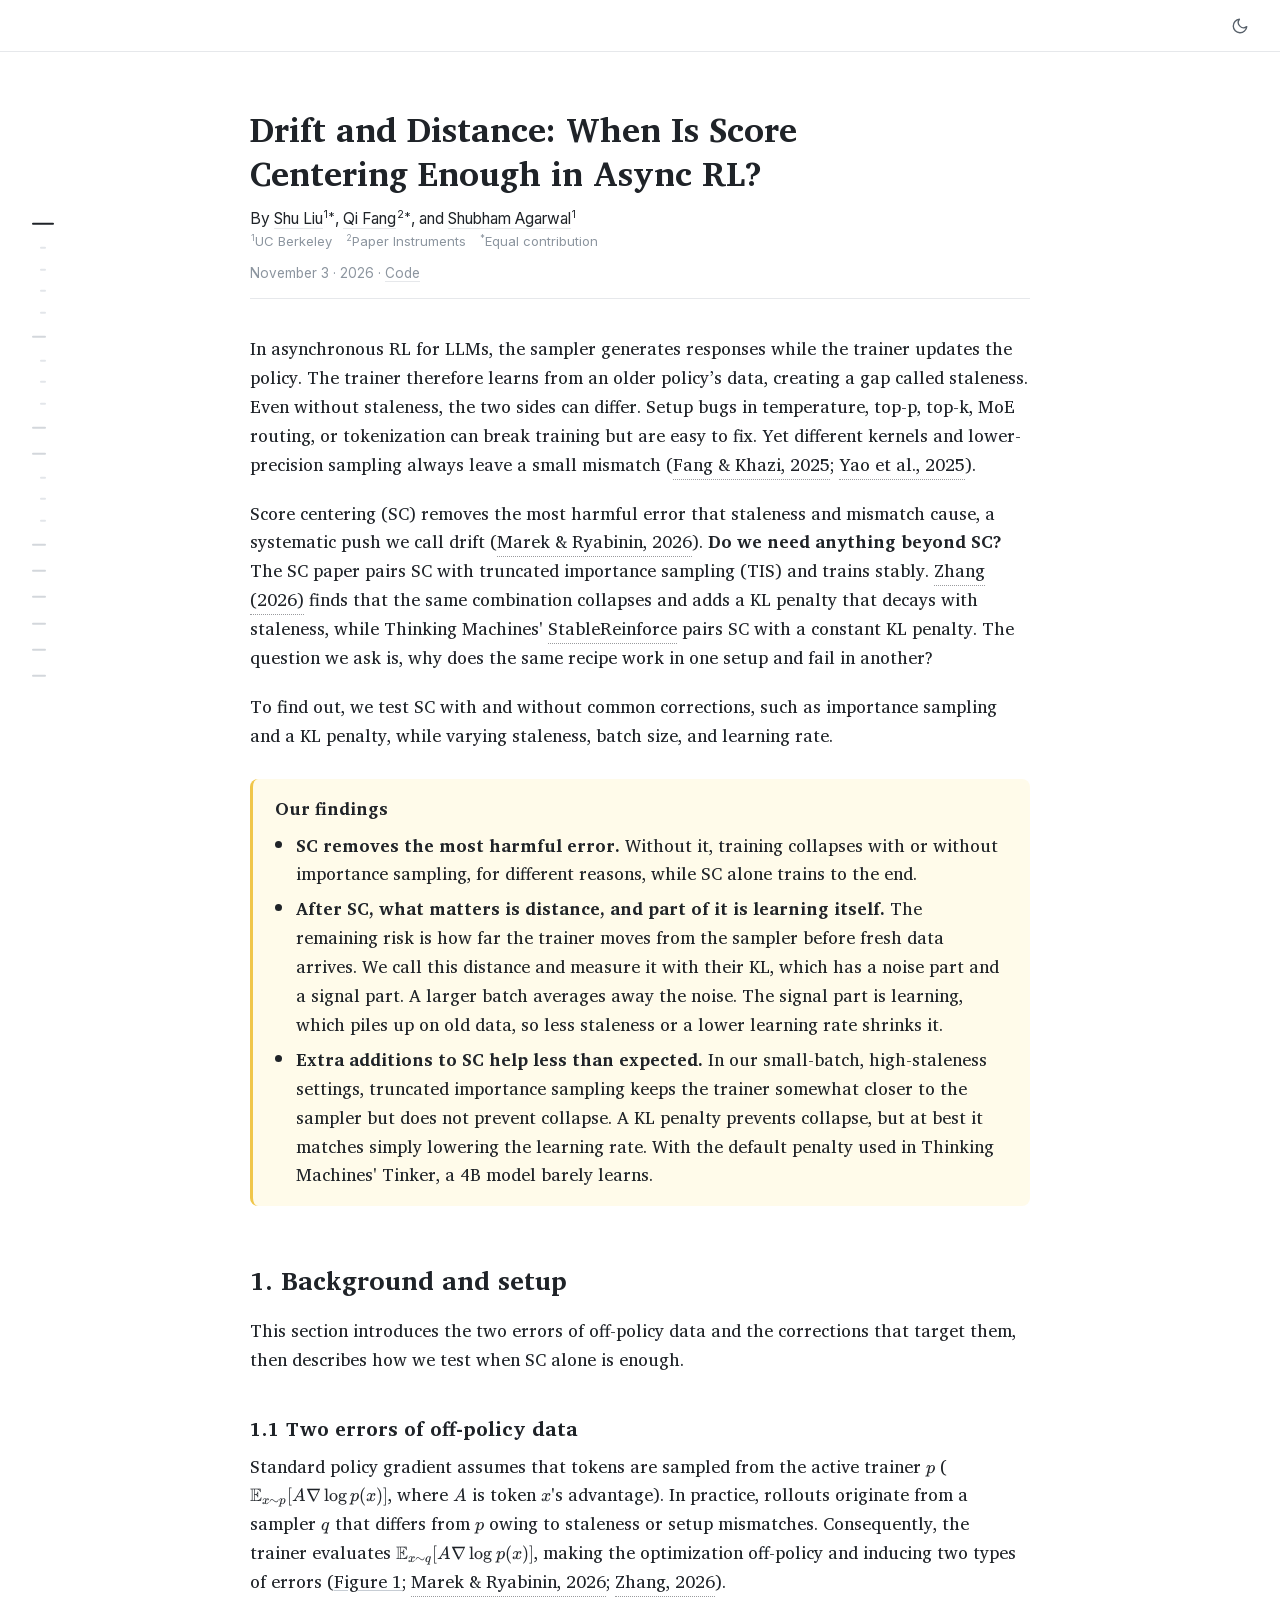
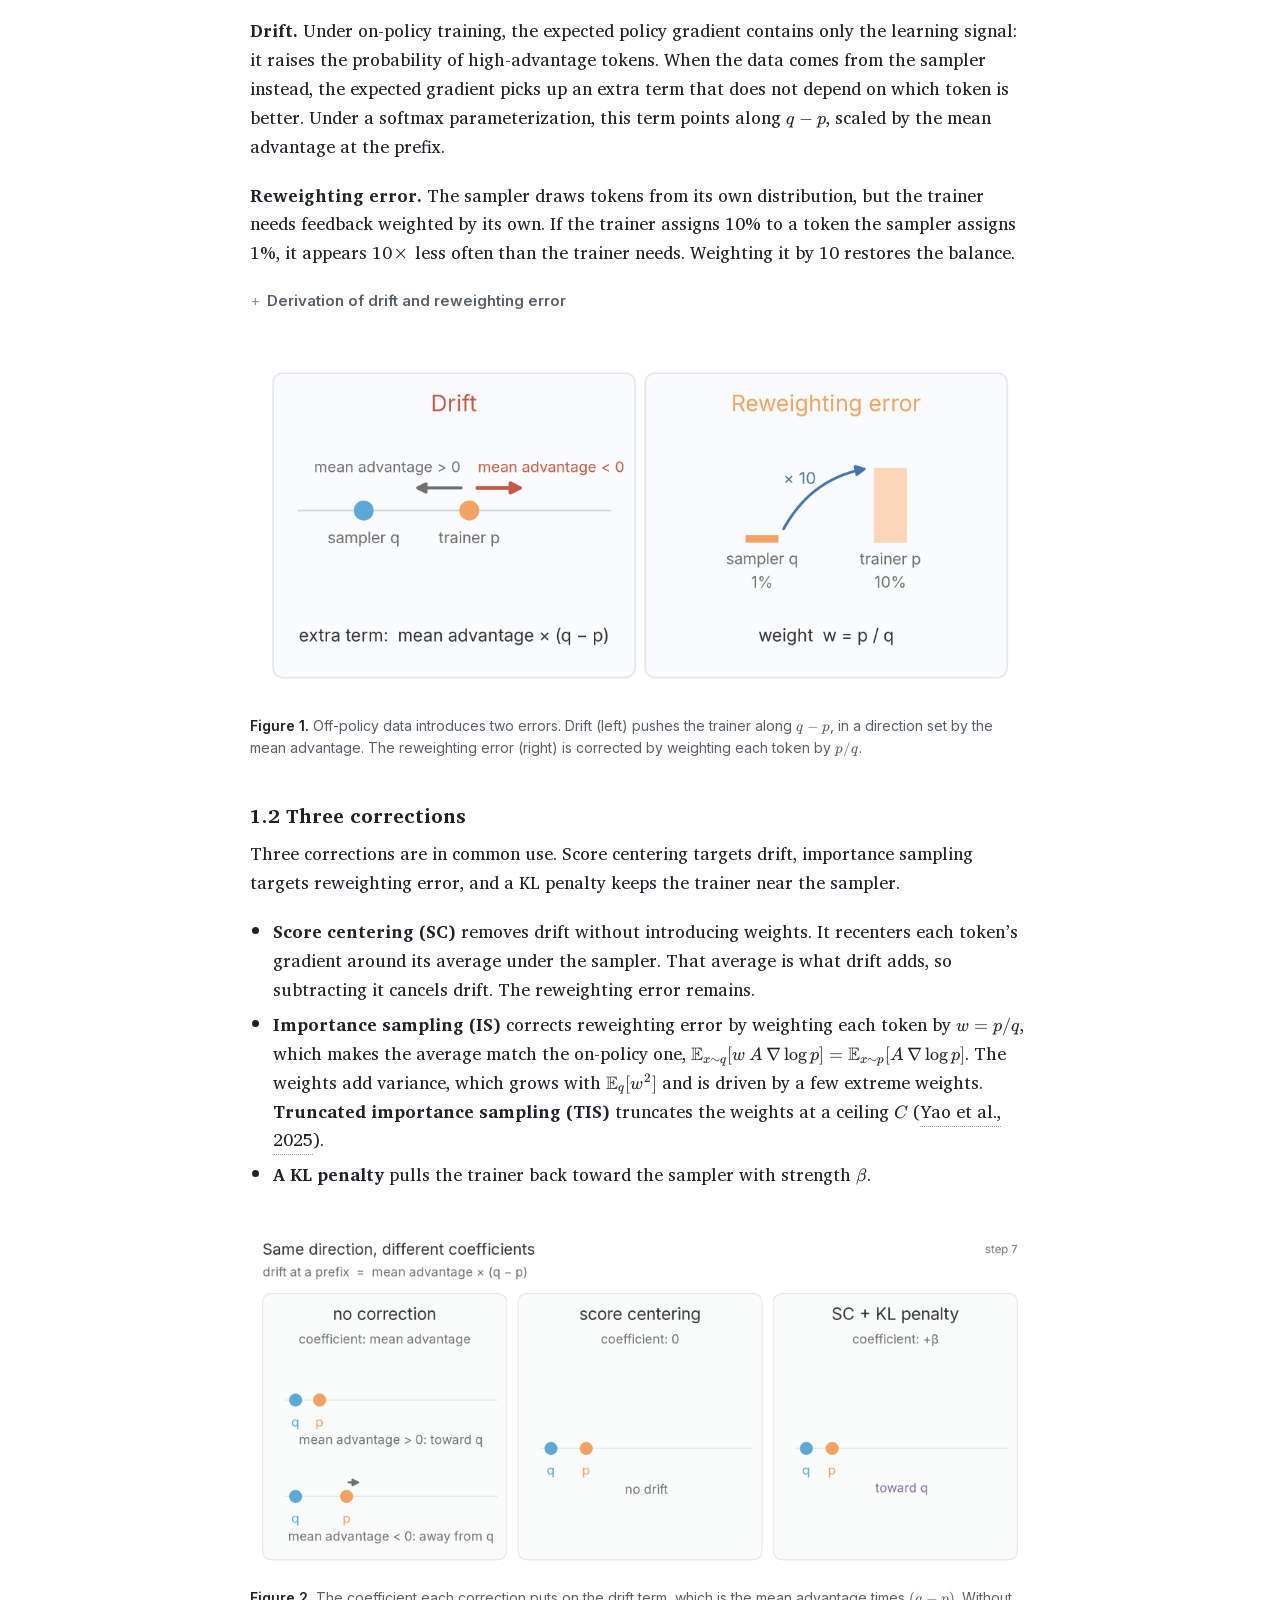
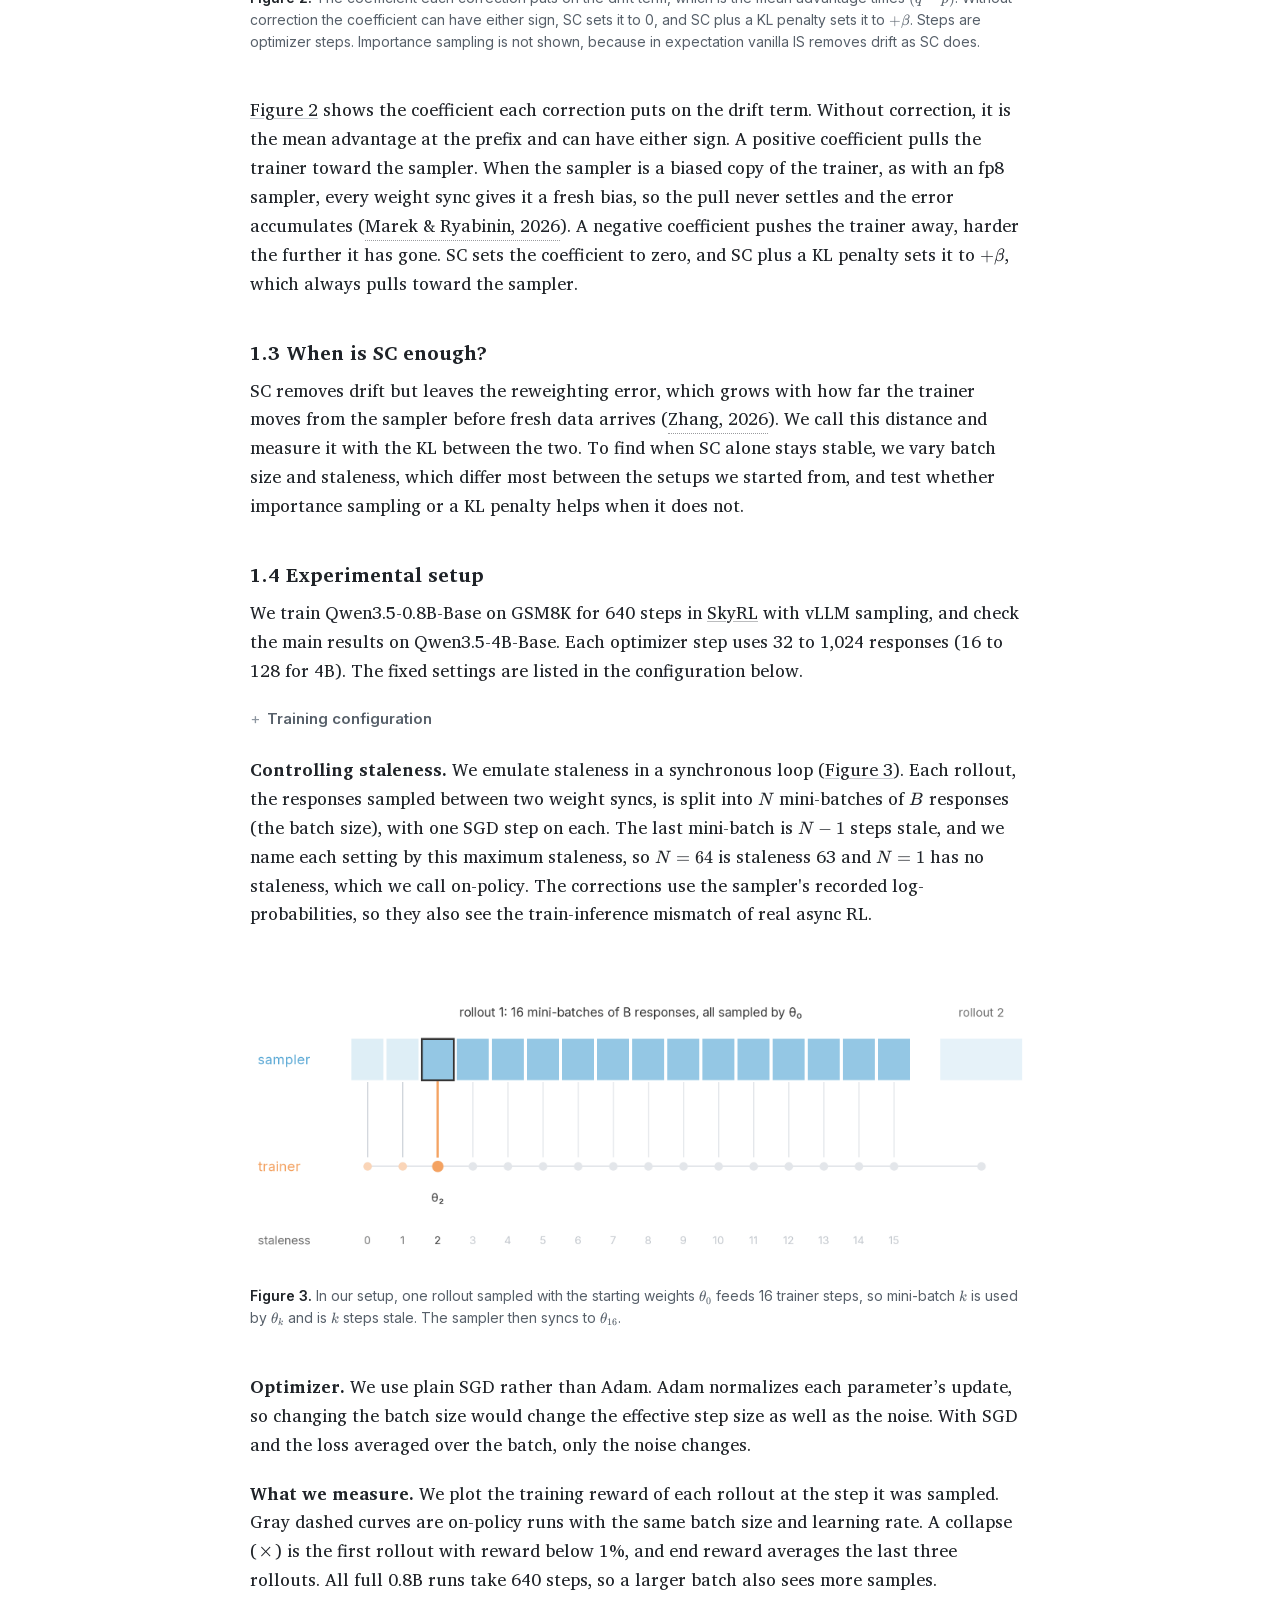
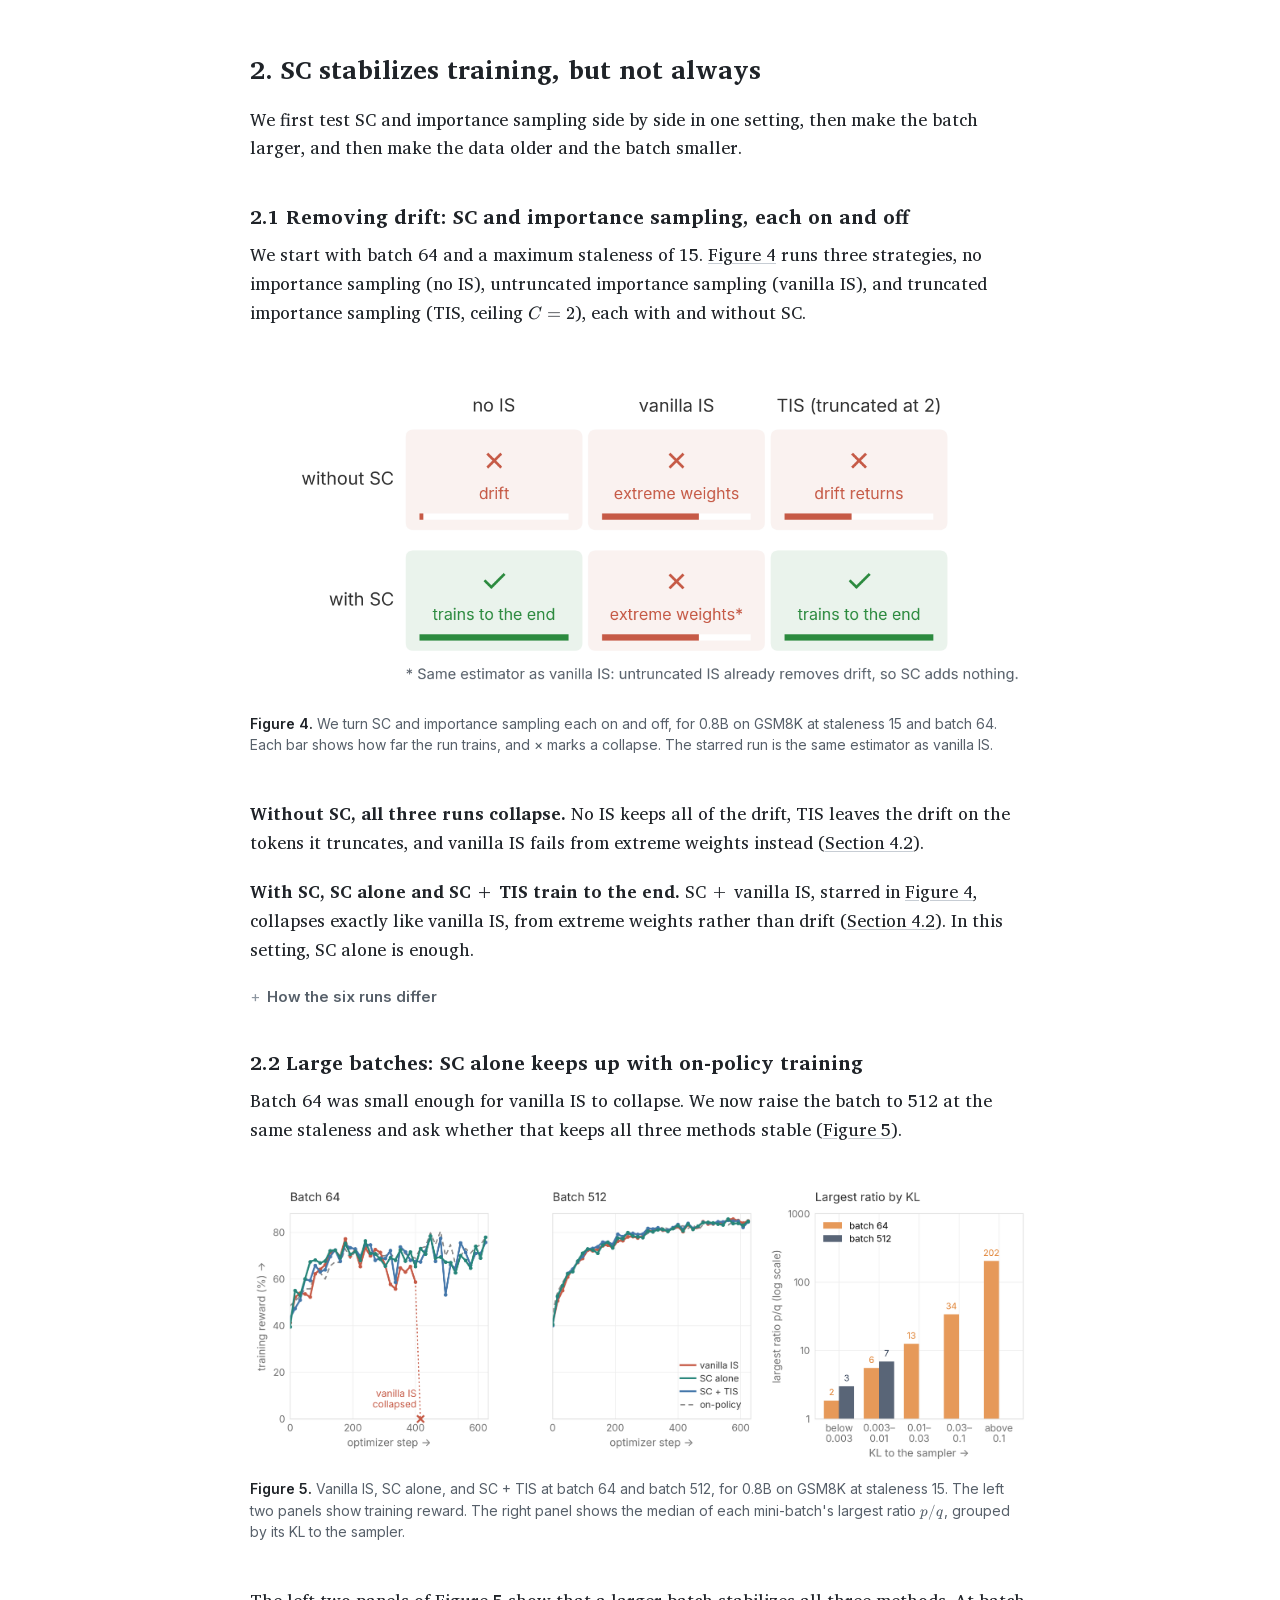
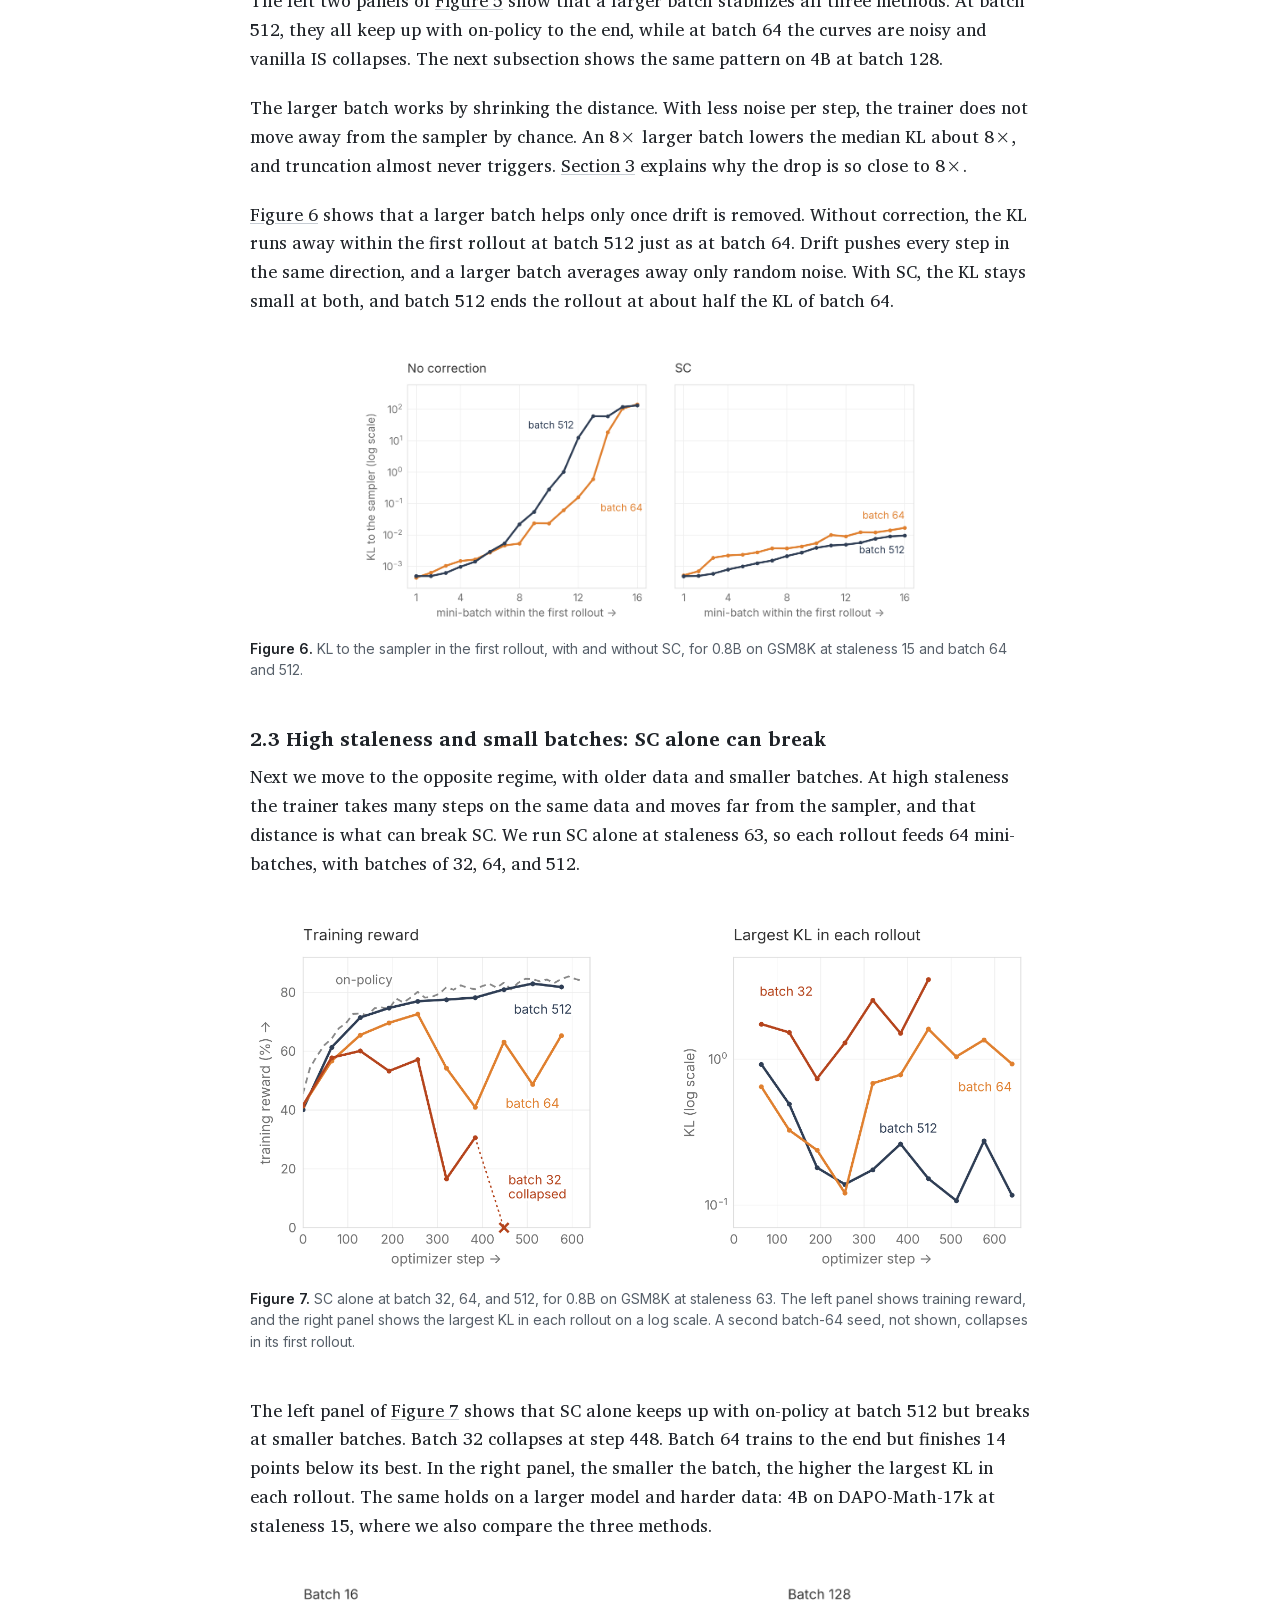
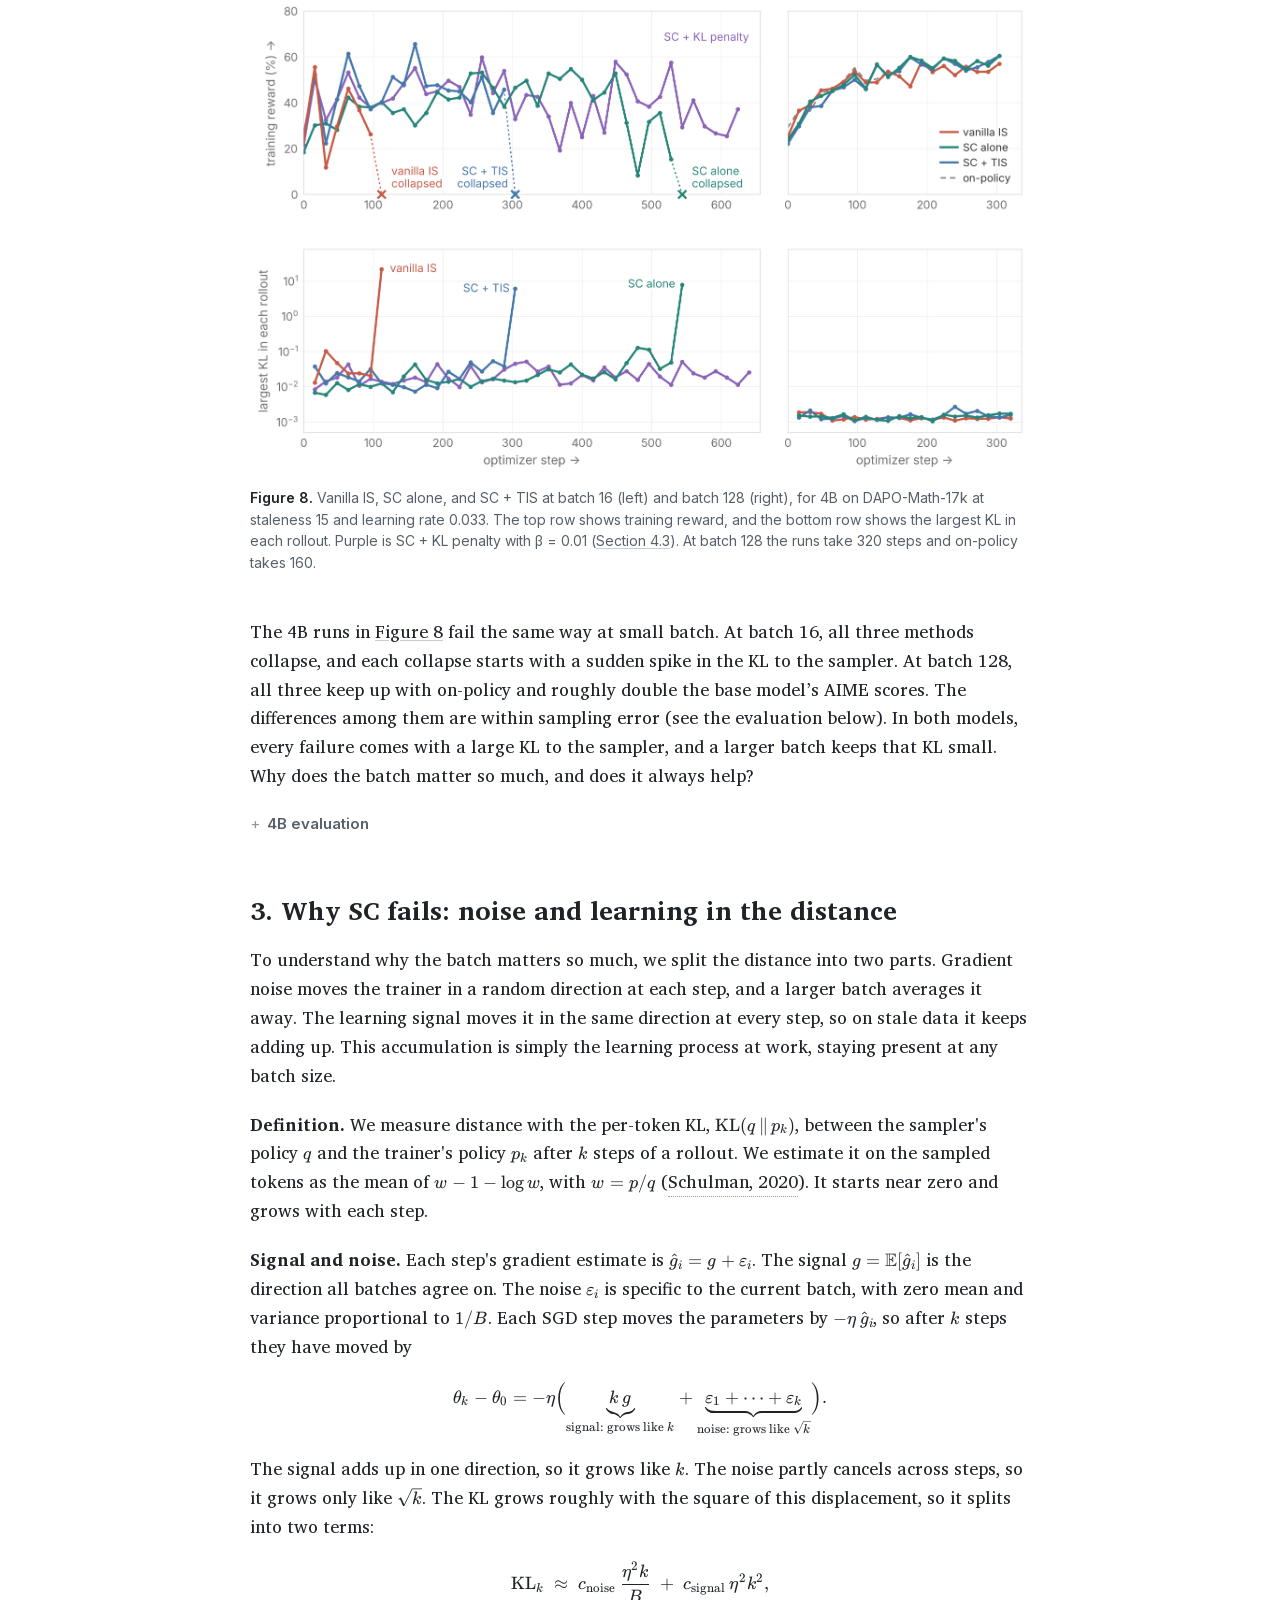
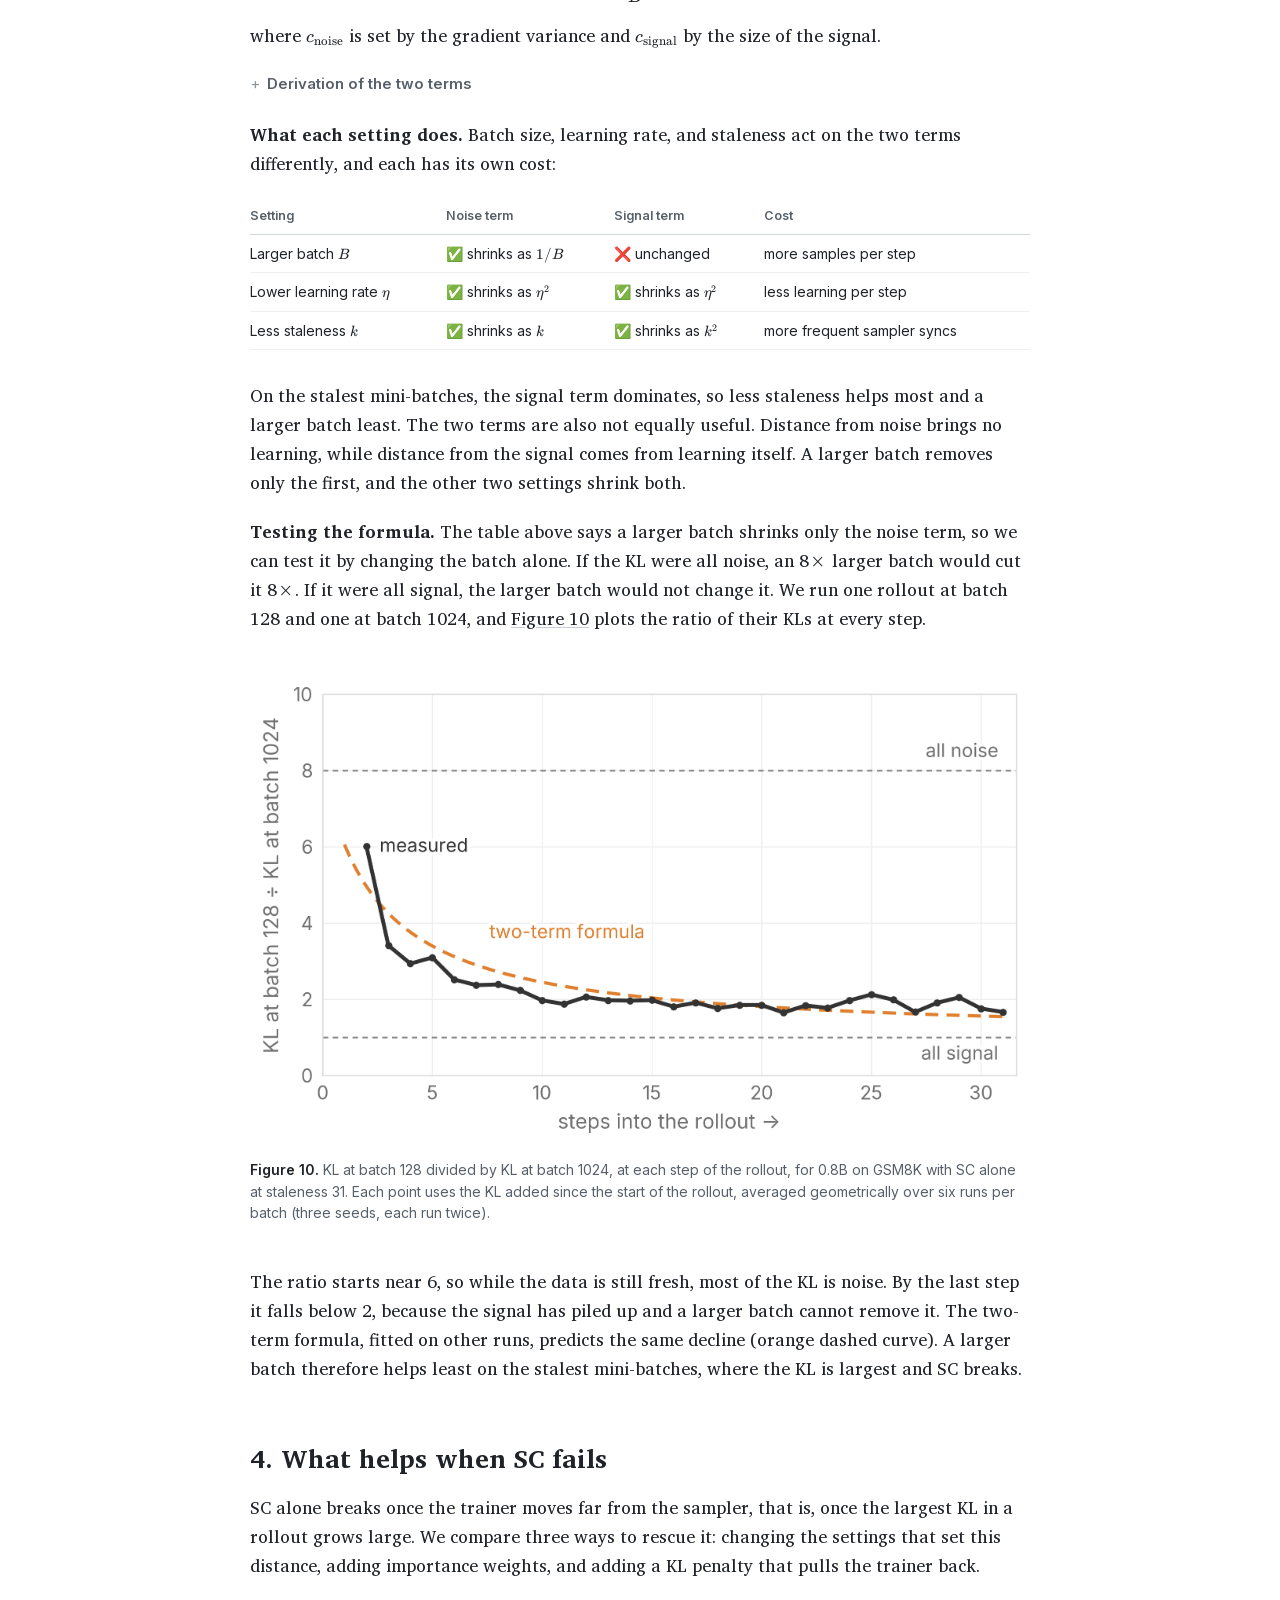
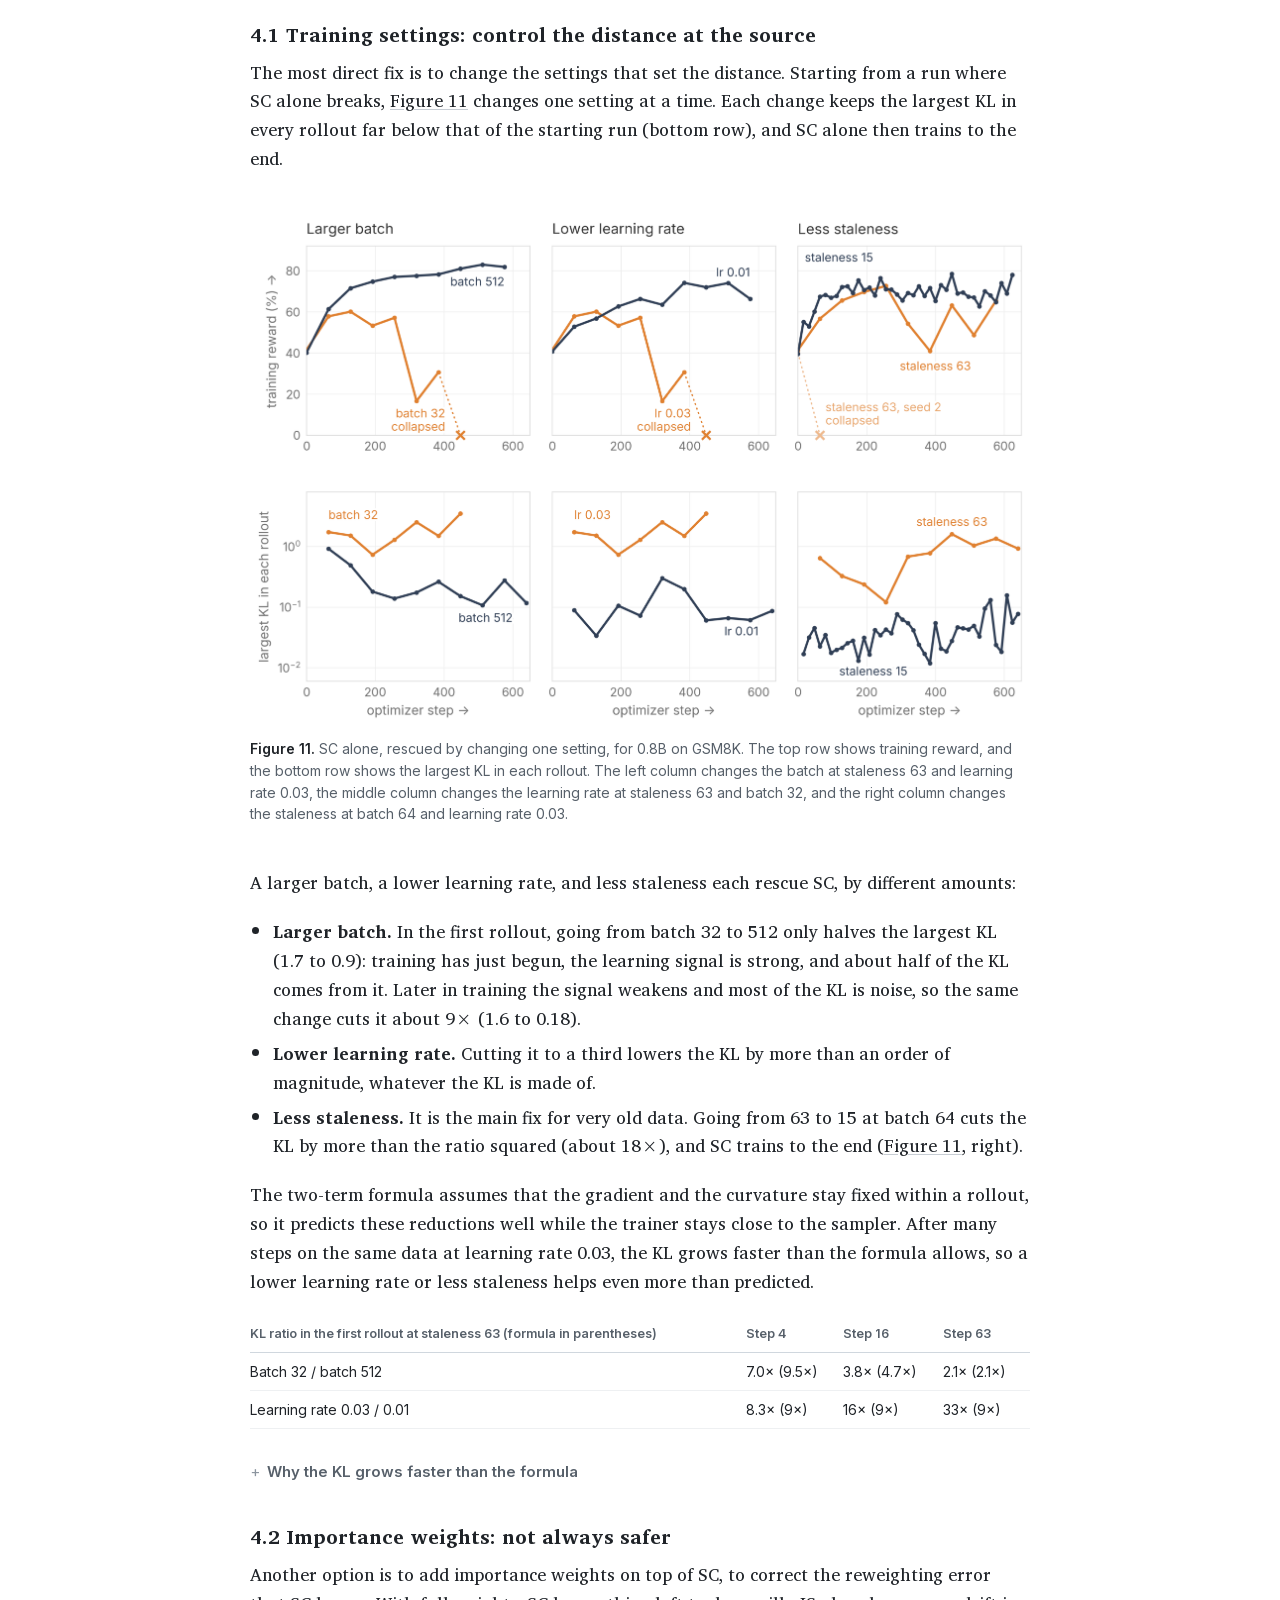
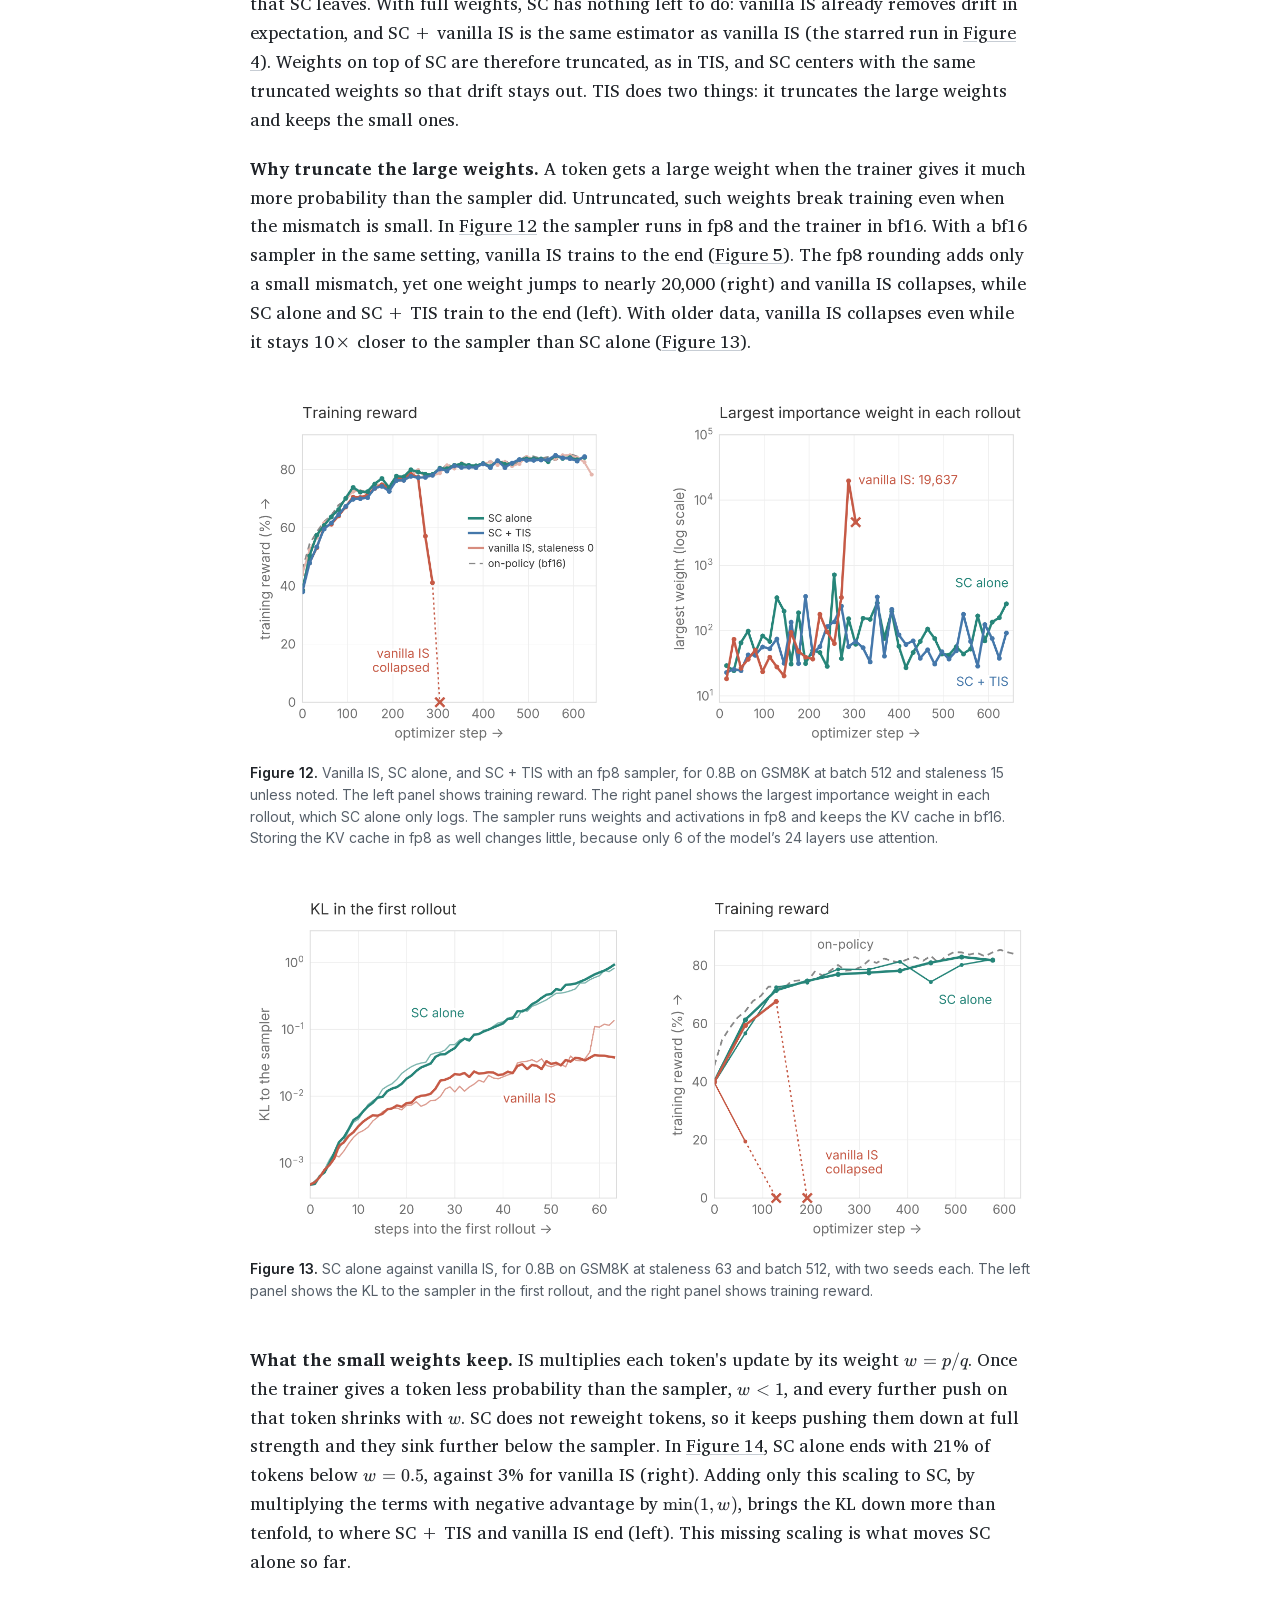
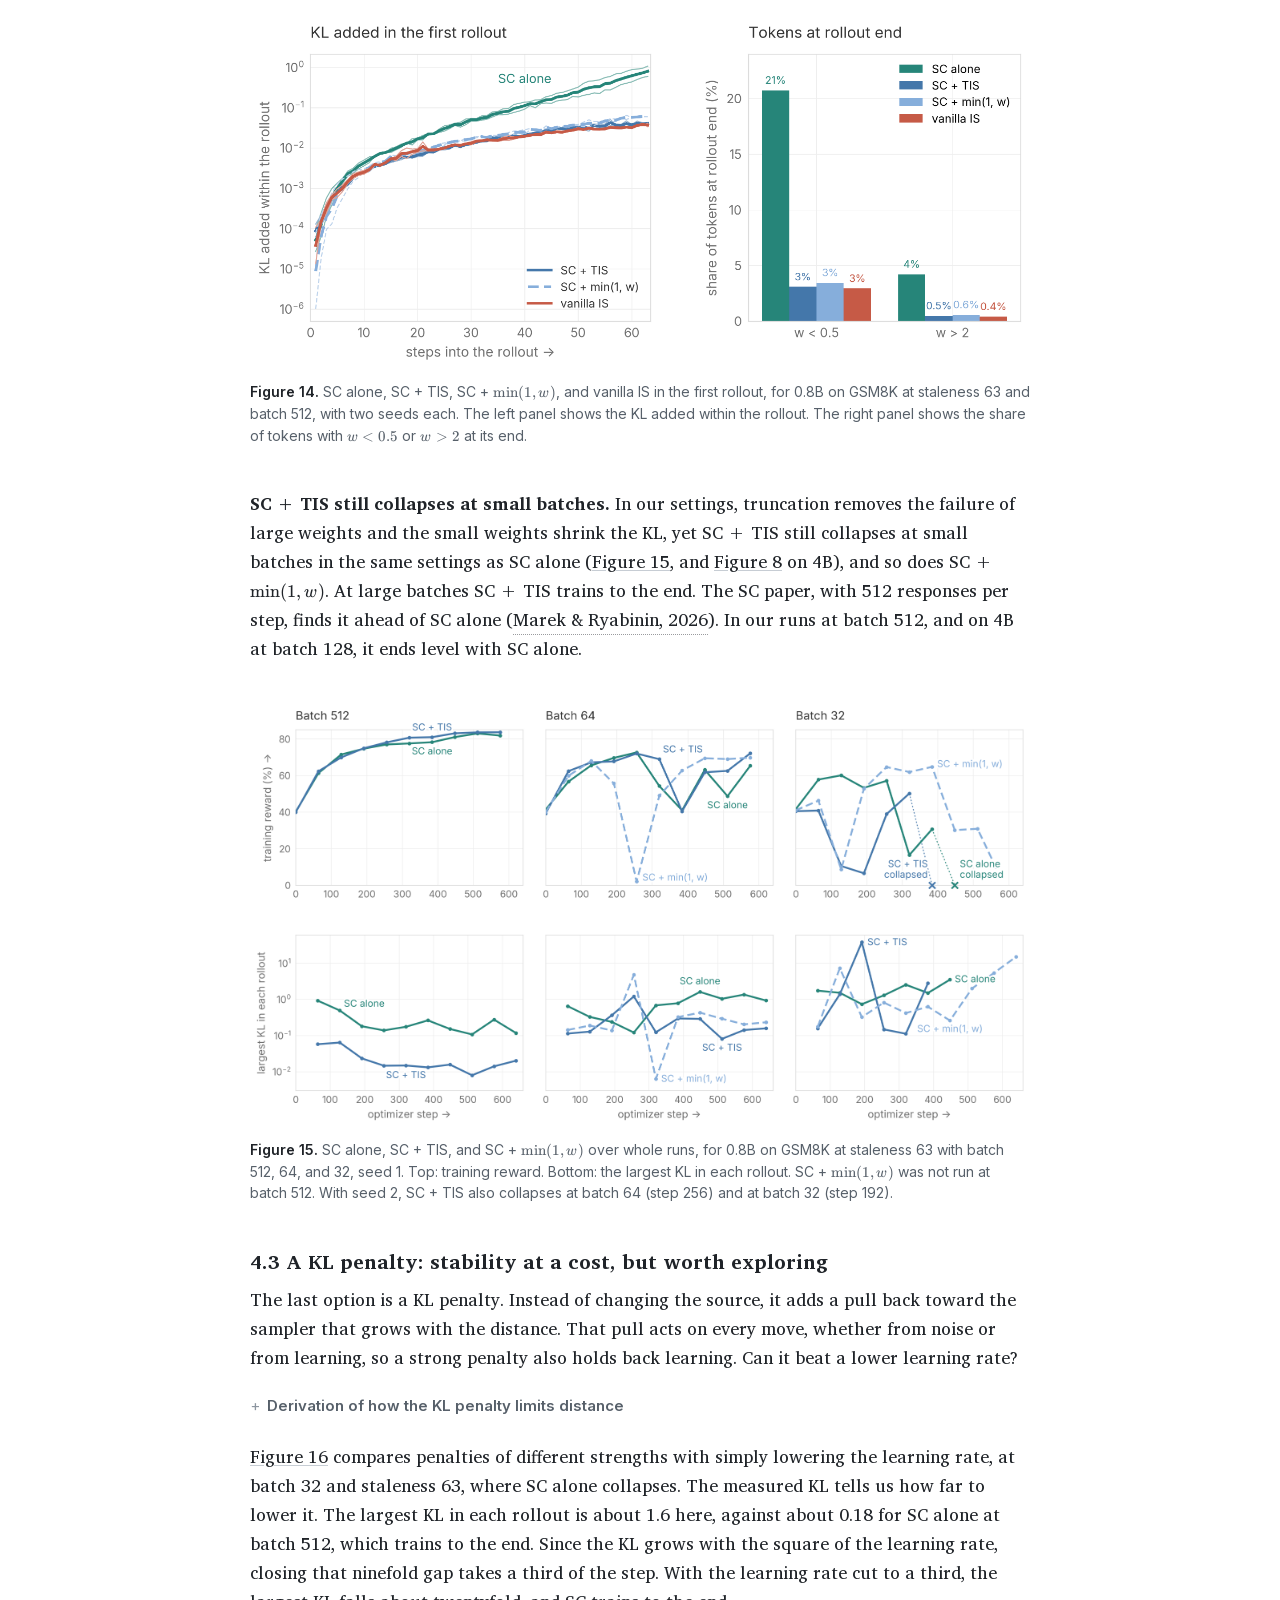
<file: index.html>
<!doctype html><html lang="en"><head><meta charset="utf-8">
<title>Drift and Distance: When Is Score Centering Enough in Async RL?</title><link rel="icon" href="/favicon.ico?v=2" sizes="32x32"><link rel="icon" href="/favicon.svg?v=2" type="image/svg+xml"><link rel="apple-touch-icon" href="/apple-touch-icon.png?v=2">
<meta http-equiv="refresh" content="0; url=sc-drift-and-distance/">
<link rel="canonical" href="https://rl-cookbook.github.io/sc-drift-and-distance/">
<script>location.replace("sc-drift-and-distance/" + location.search + location.hash)</script>
</head><body><p><a href="sc-drift-and-distance/">Drift and Distance: When Is Score Centering Enough in Async RL?</a></p></body></html>
</file>
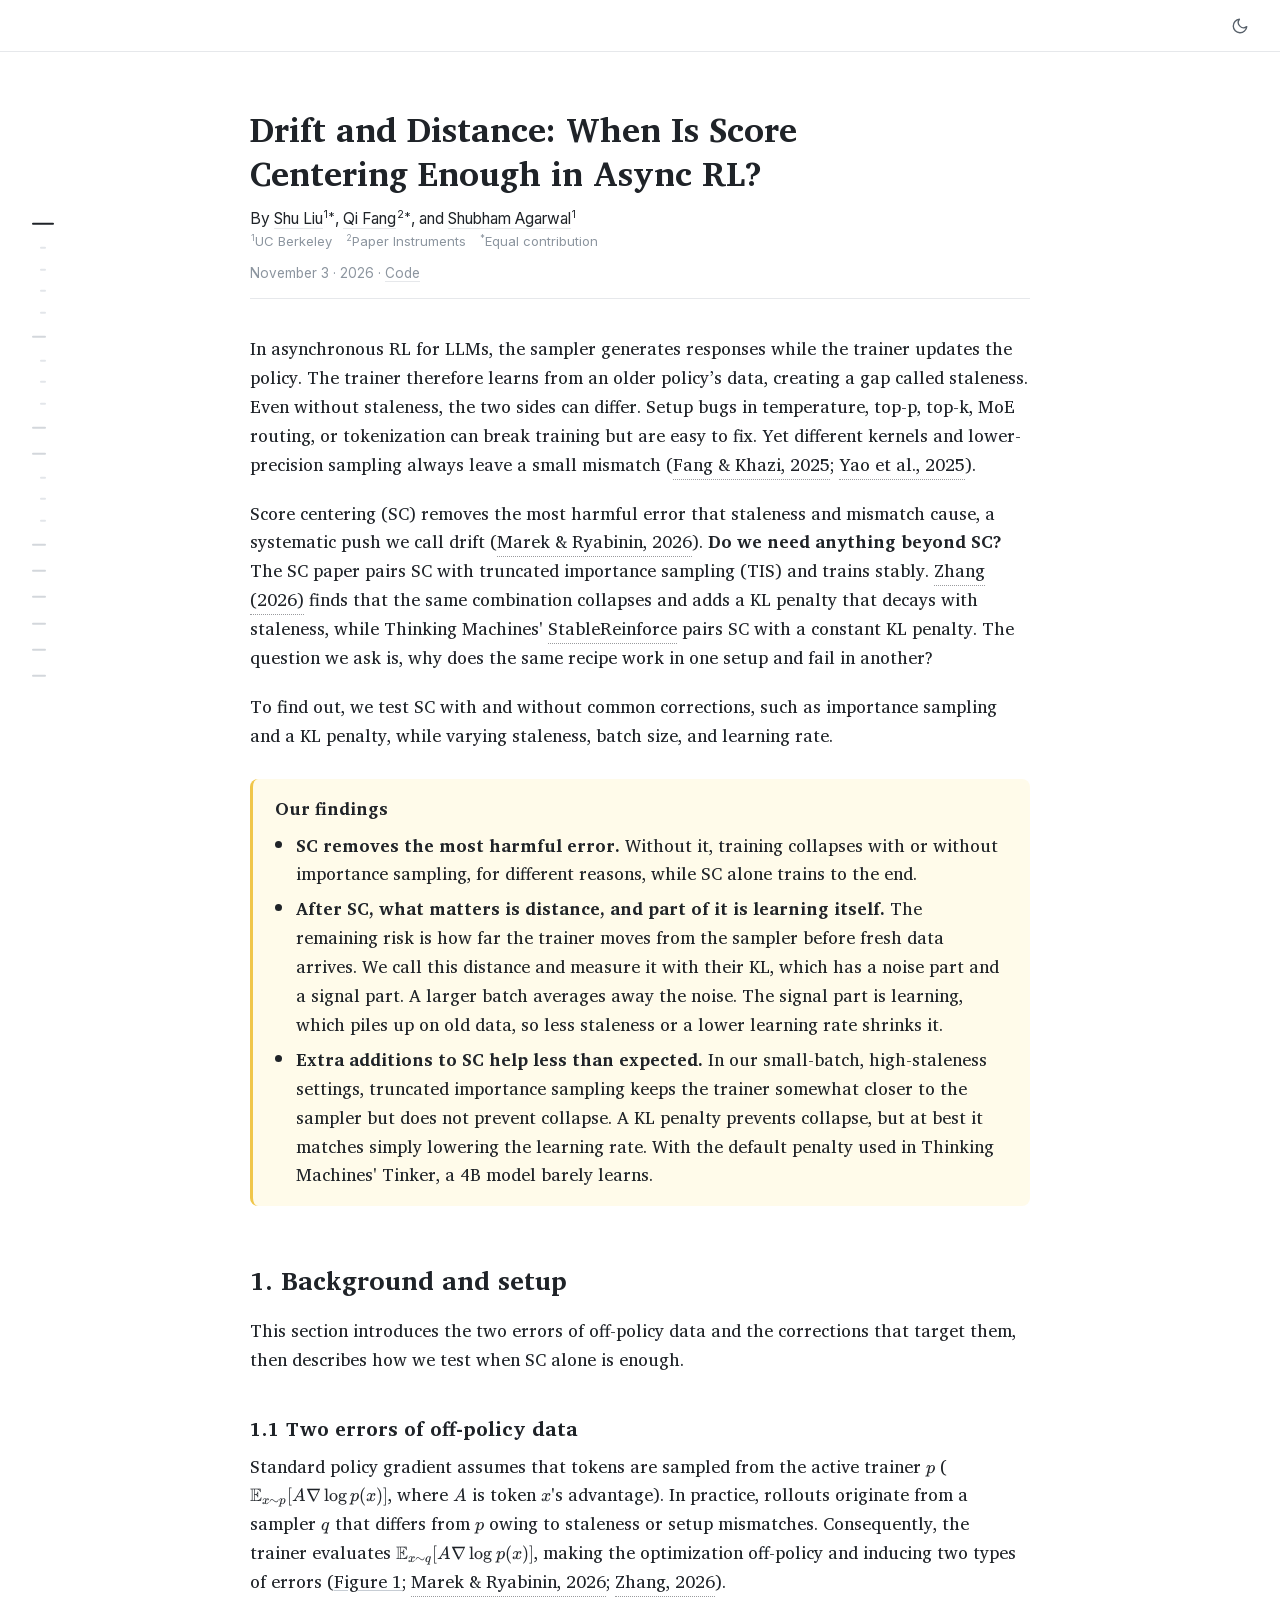
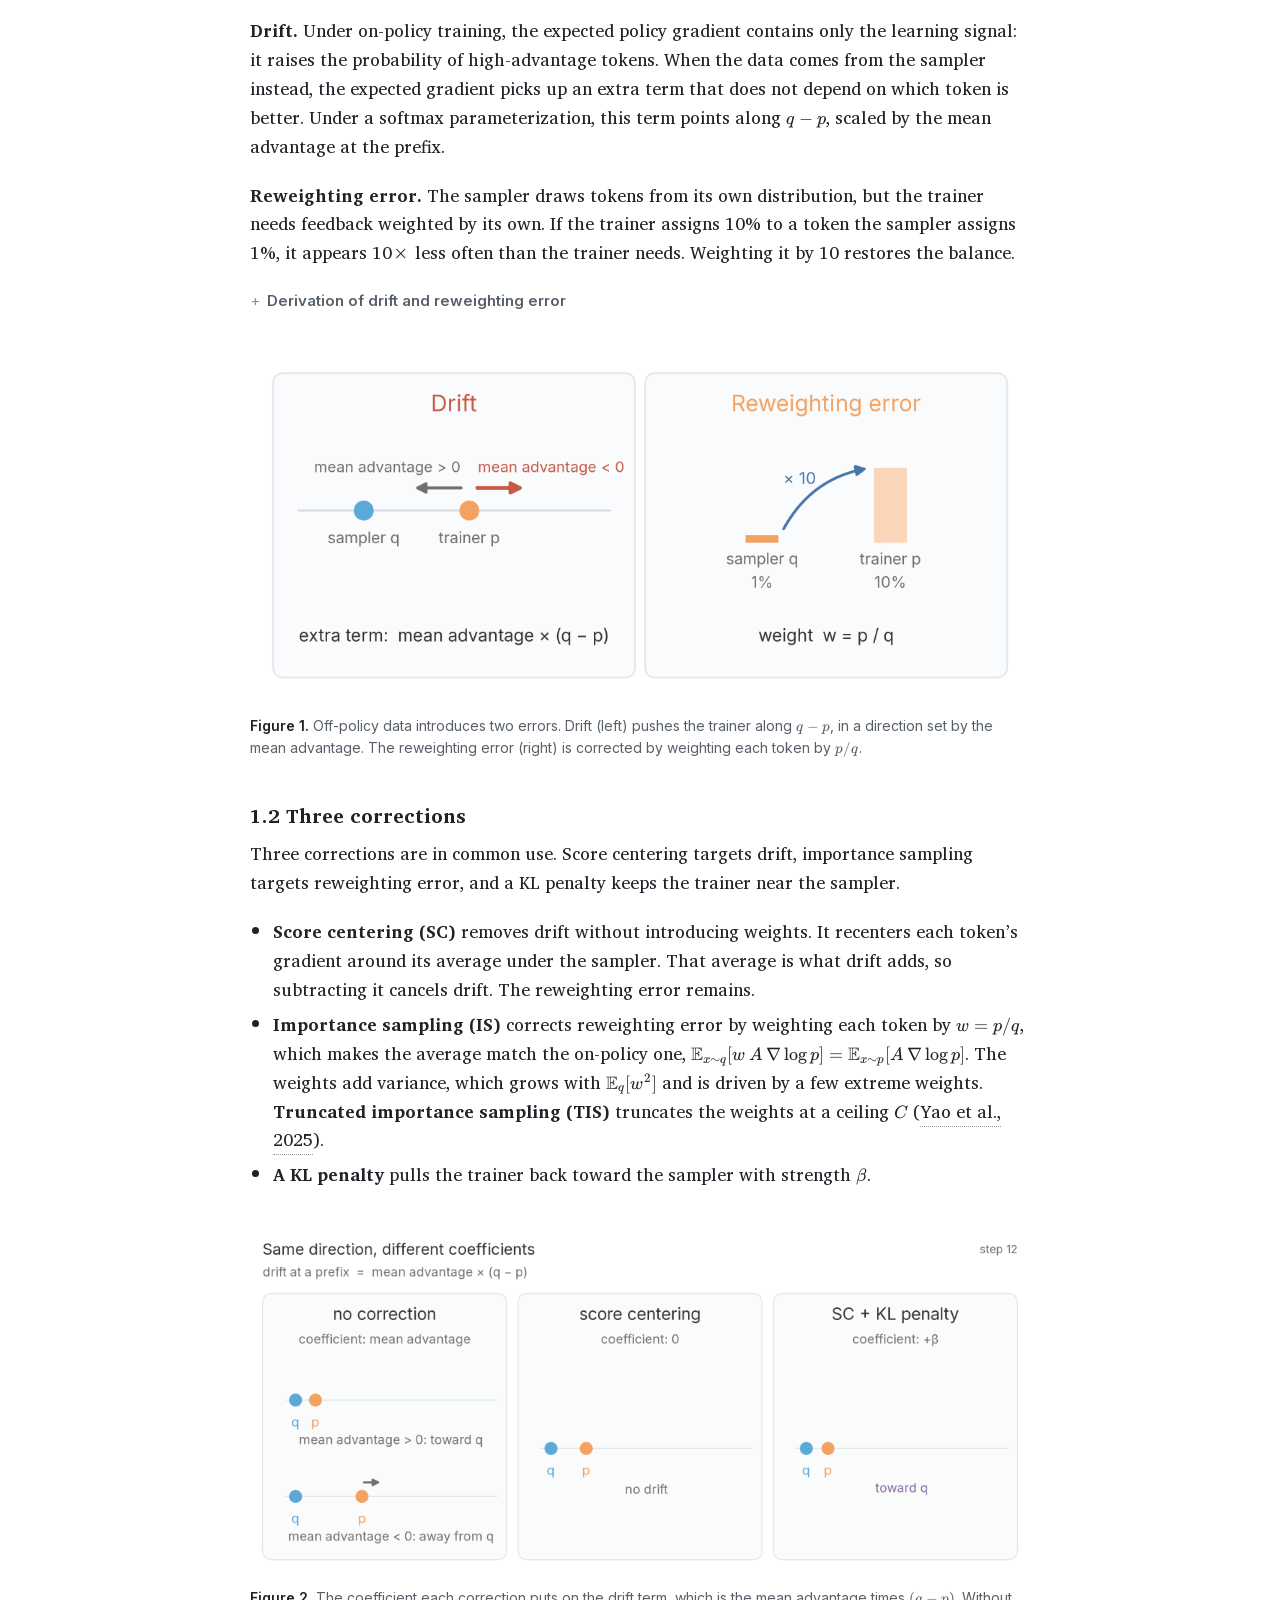
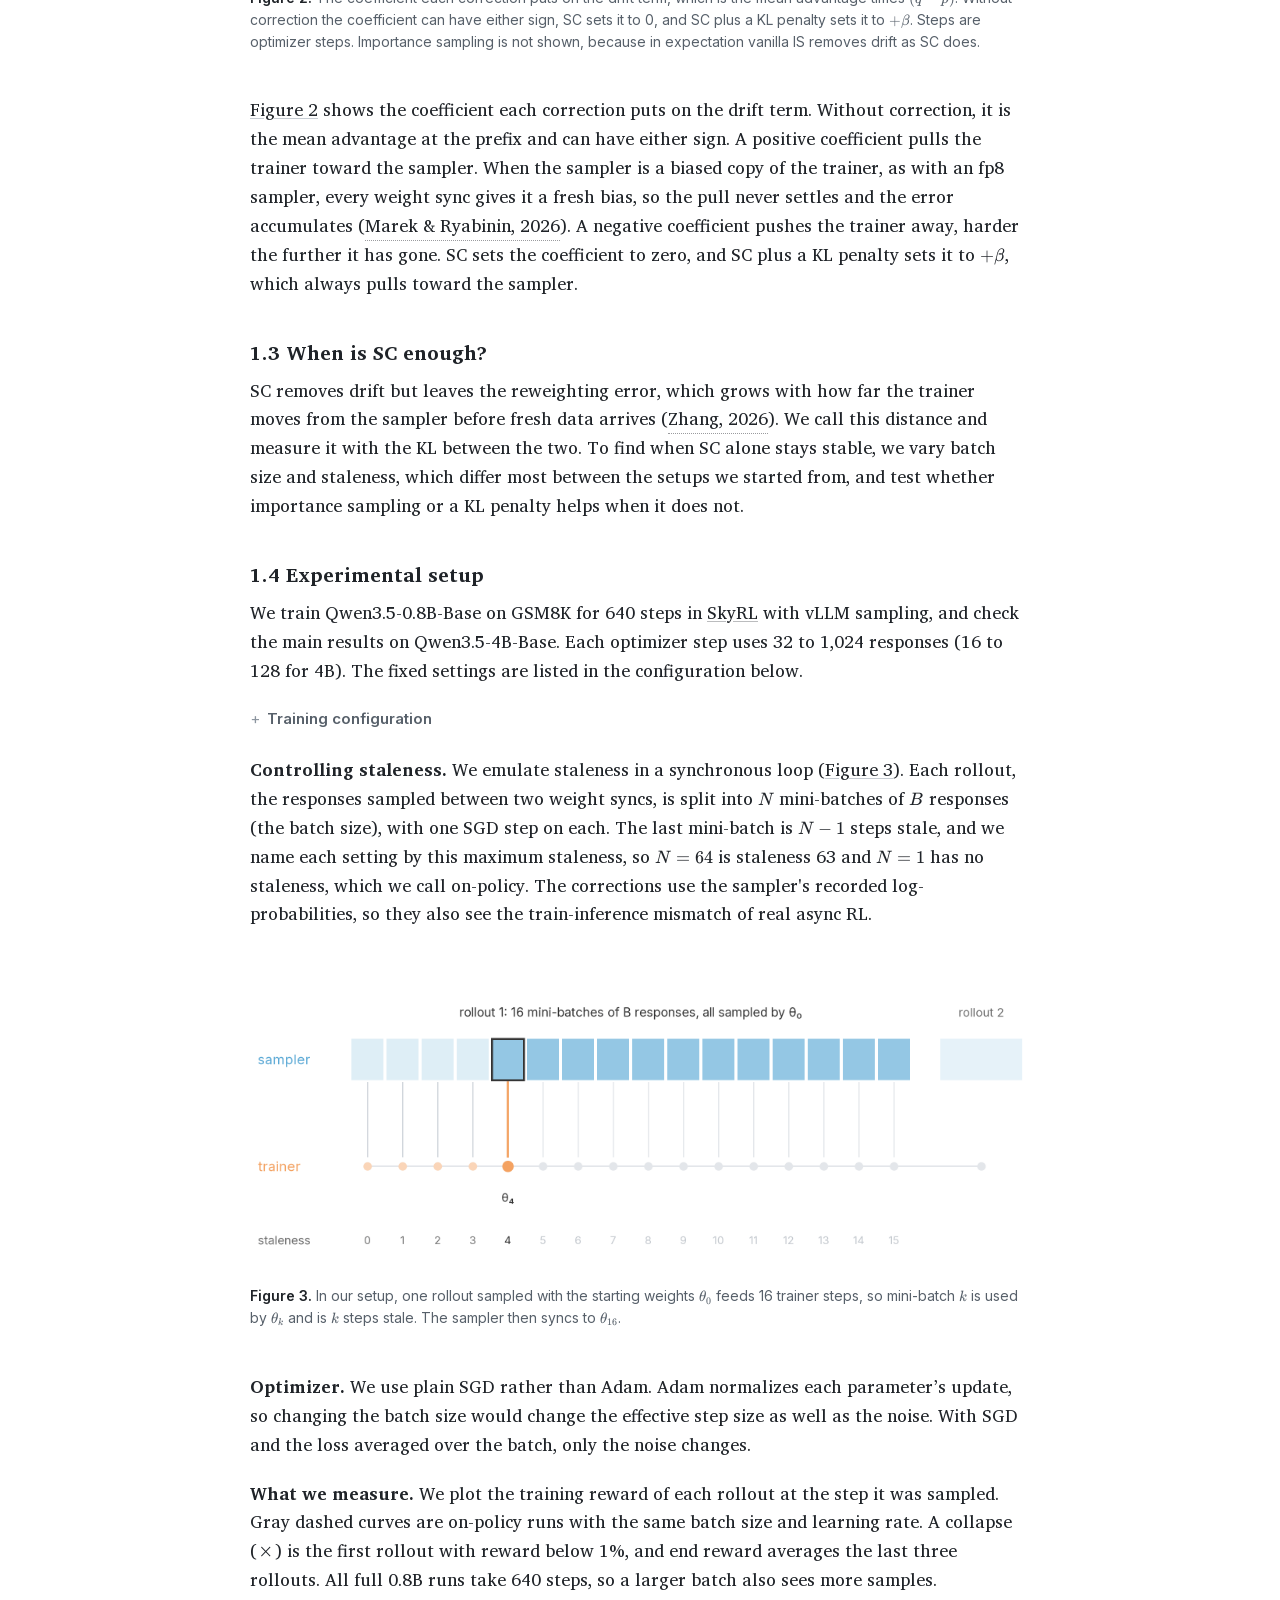
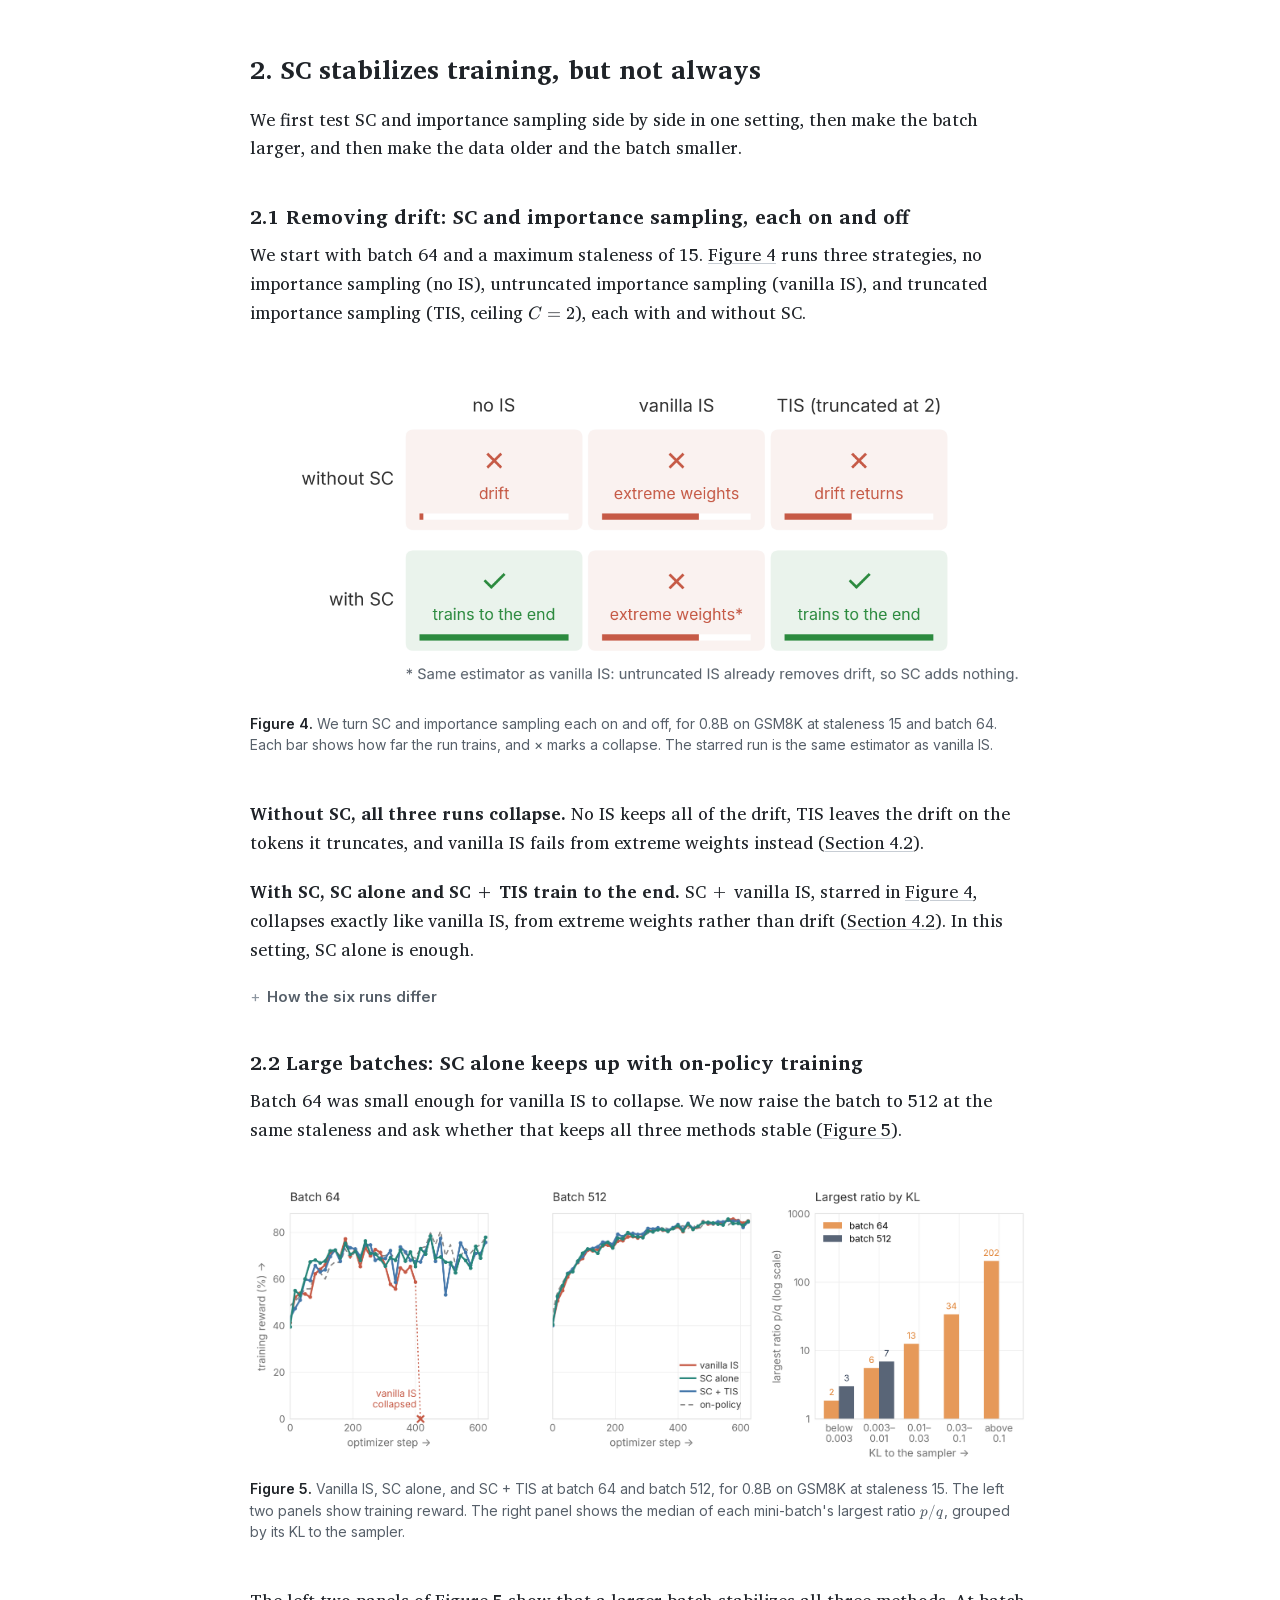
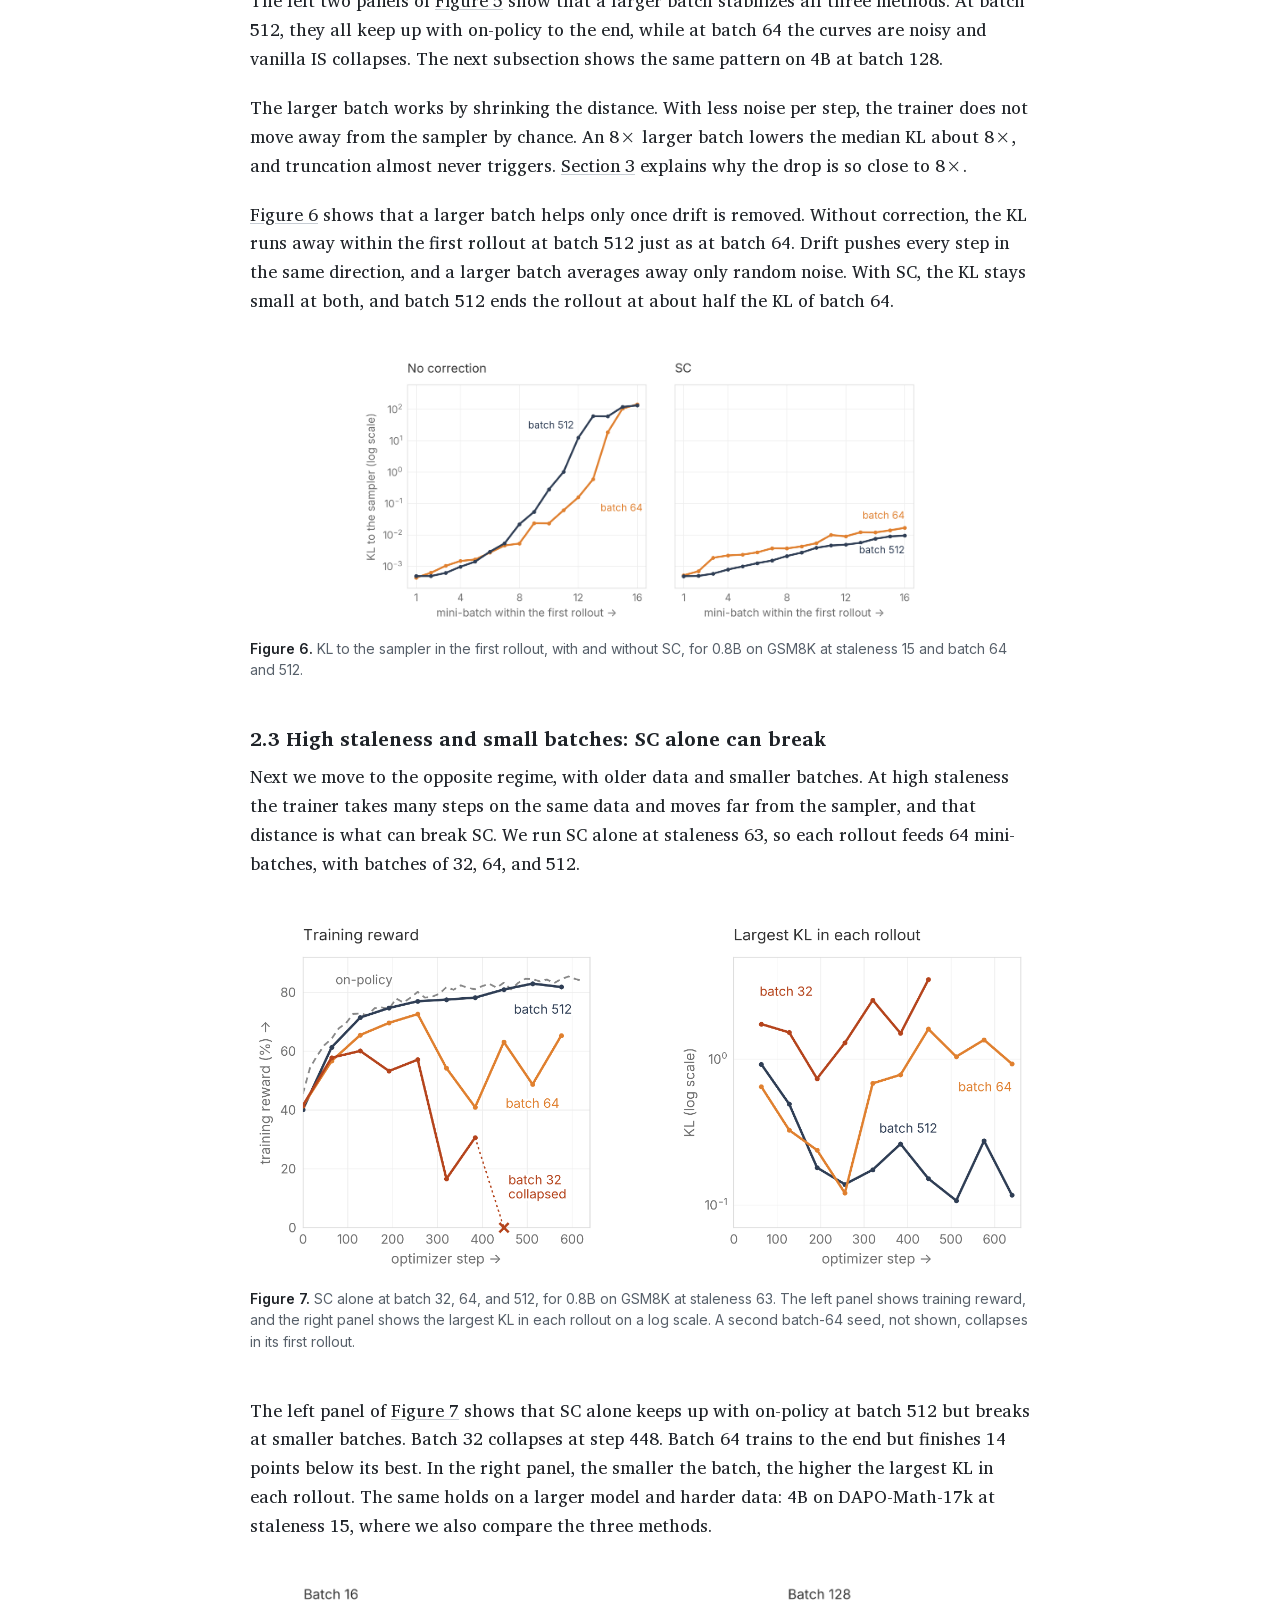
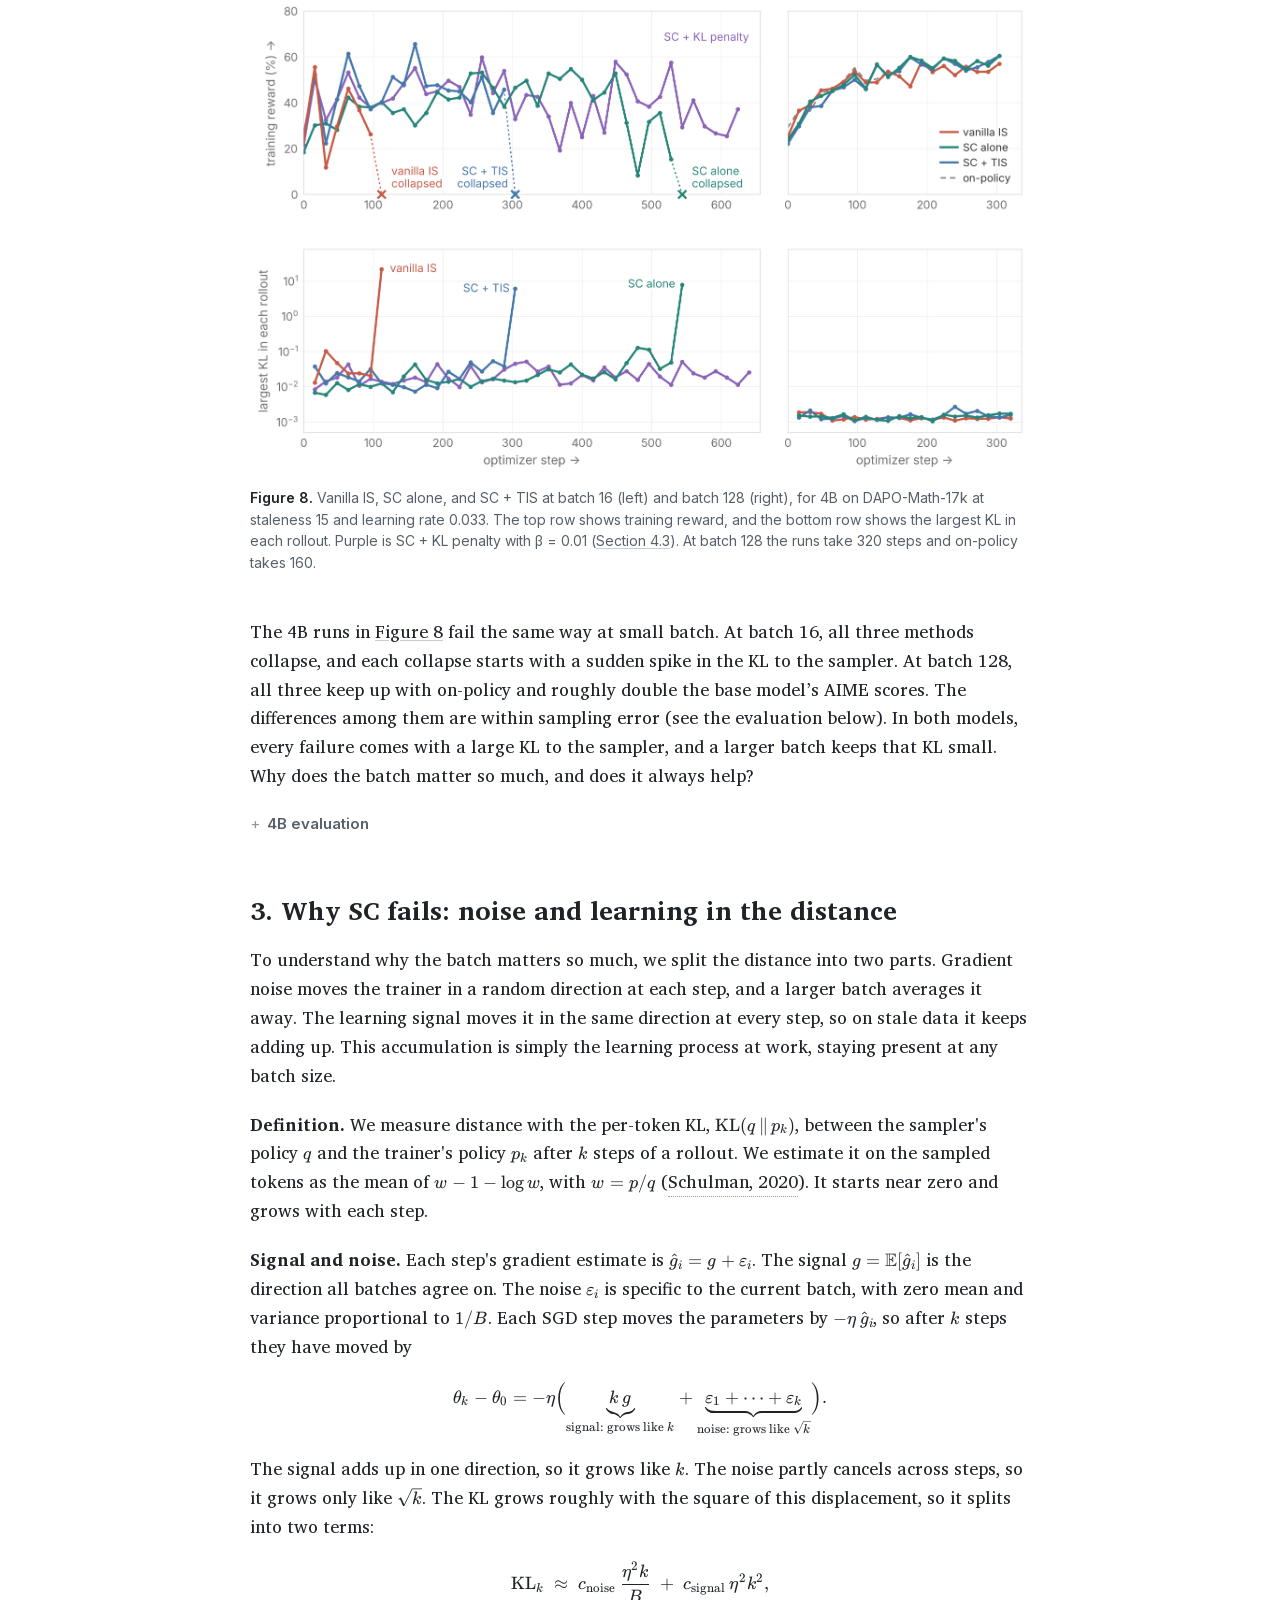
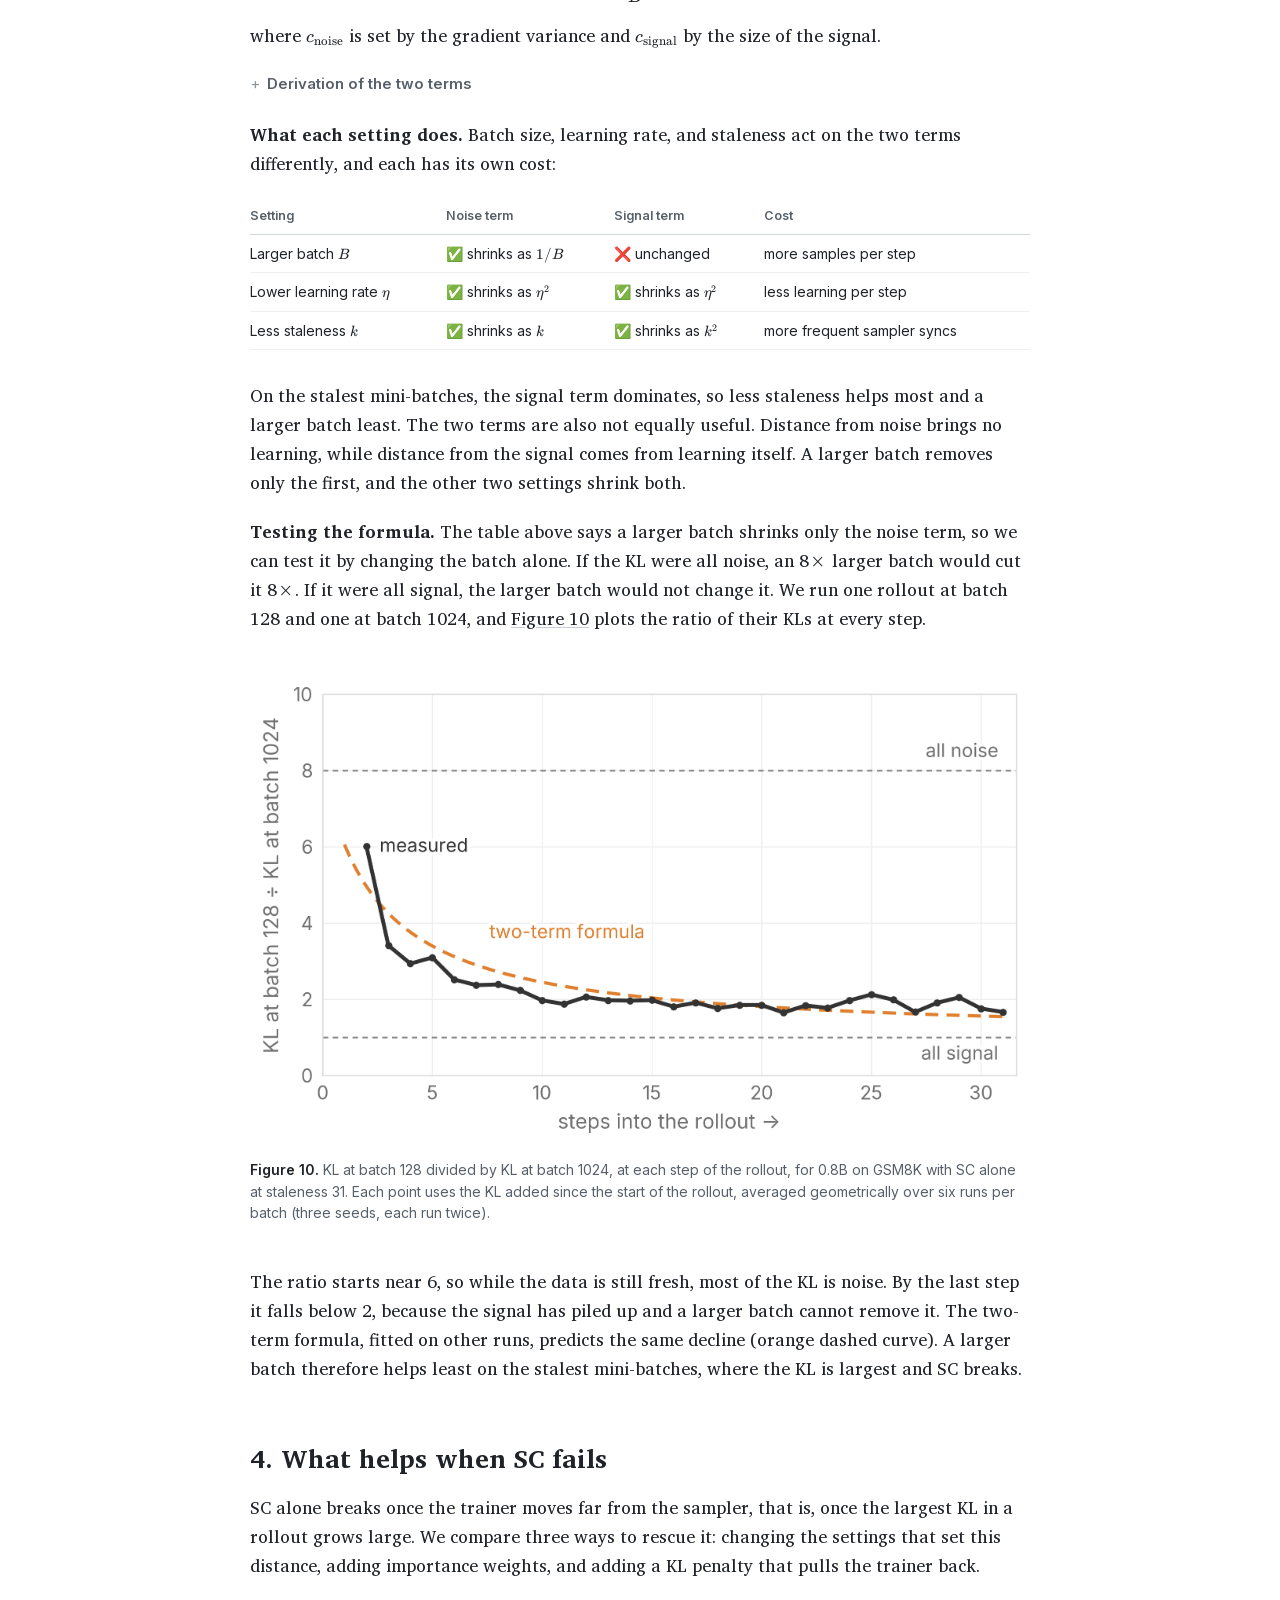
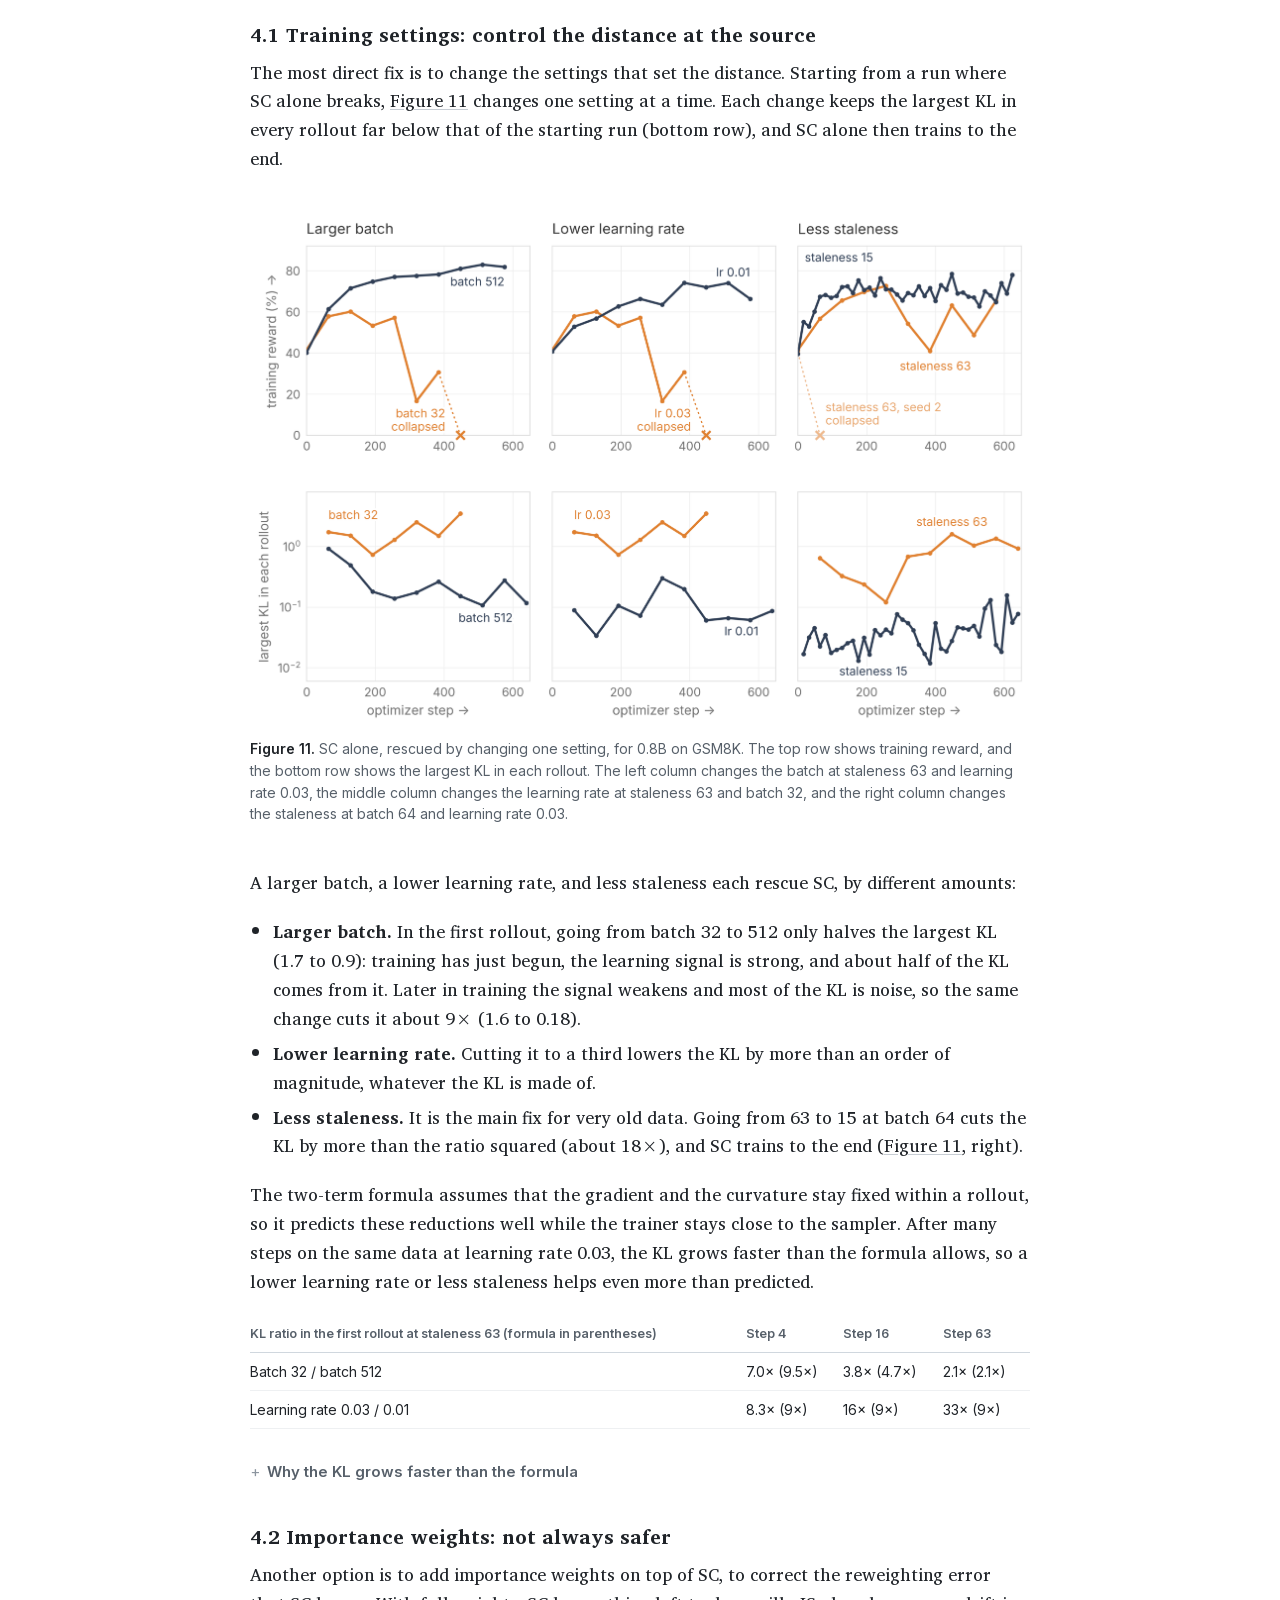
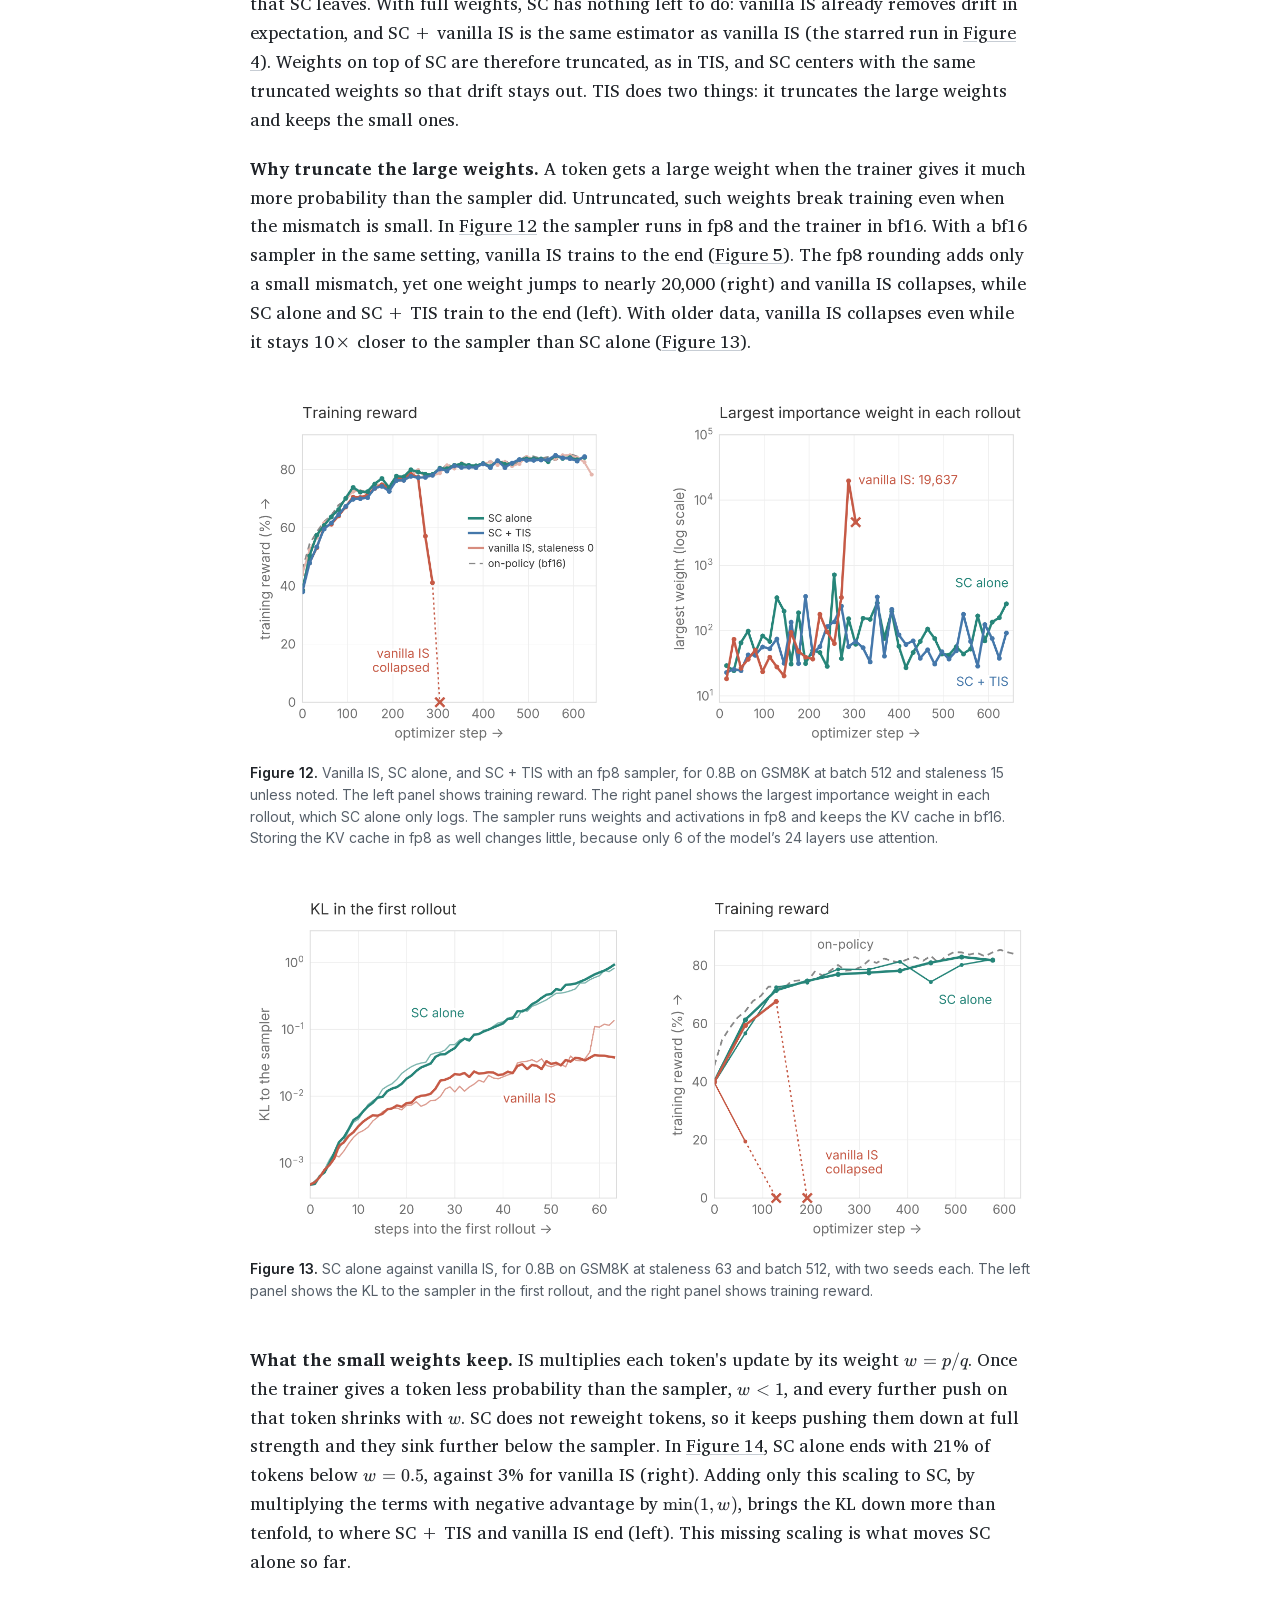
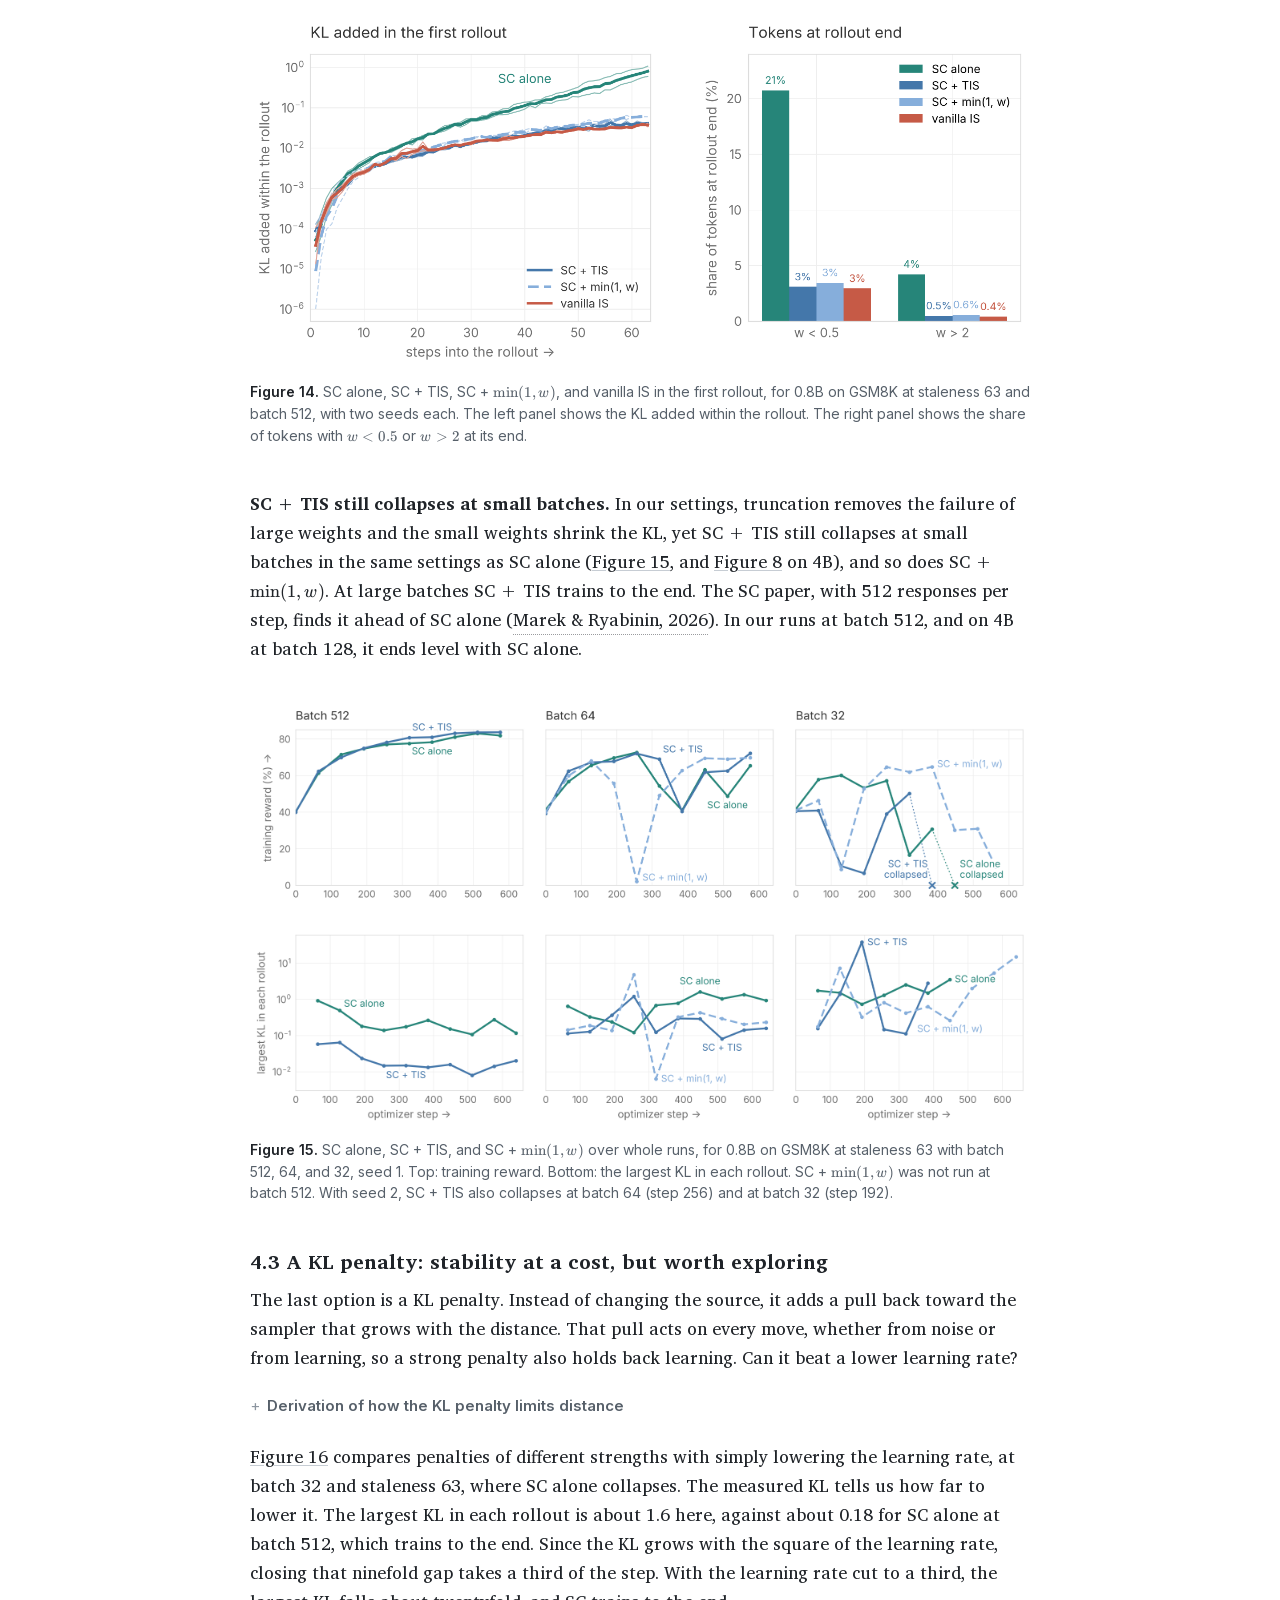
<file: sc-drift-and-distance/index.html>
<!doctype html><html lang="en"><head><meta charset="utf-8"><script>try{var t=localStorage.getItem("theme")||(matchMedia("(prefers-color-scheme: dark)").matches?"dark":"light");document.documentElement.dataset.theme=t}catch(e){}</script><meta name="viewport" content="width=device-width,initial-scale=1">
<title>Drift and Distance: When Is Score Centering Enough in Async RL?</title><link rel="icon" href="/favicon.ico?v=2" sizes="32x32"><link rel="icon" href="/favicon.svg?v=2" type="image/svg+xml"><link rel="apple-touch-icon" href="/apple-touch-icon.png?v=2">
<meta name="description" content="Score centering removes drift. What it leaves is the distance between trainer and sampler, set by batch size, learning rate, and staleness. When SC alone still breaks, fix the source first."><meta property="og:type" content="article"><meta property="og:title" content="Drift and Distance: When Is Score Centering Enough in Async RL?"><meta property="og:description" content="Score centering removes drift. What it leaves is the distance between trainer and sampler, set by batch size, learning rate, and staleness. When SC alone still breaks, fix the source first."><meta property="og:url" content="https://rl-cookbook.github.io/sc-drift-and-distance/"><meta property="og:image" content="https://rl-cookbook.github.io/sc-drift-and-distance/figs/card.png"><meta property="og:image:width" content="2400"><meta property="og:image:height" content="1260"><meta name="twitter:card" content="summary_large_image"><meta name="twitter:title" content="Drift and Distance: When Is Score Centering Enough in Async RL?"><meta name="twitter:description" content="Score centering removes drift. What it leaves is the distance between trainer and sampler, set by batch size, learning rate, and staleness. When SC alone still breaks, fix the source first."><meta name="twitter:image" content="https://rl-cookbook.github.io/sc-drift-and-distance/figs/card.png">
<link rel="stylesheet" href="../assets/fonts.css"><link rel="stylesheet" href="../assets/katex/katex.min.css">
<script defer src="../assets/katex/katex.min.js"></script><script defer src="../assets/katex/auto-render.min.js"></script>
<style>
:root{--ink:#1f2328;--ink2:#57606a;--ink3:#8c959f;--rule:#e6e8eb;--accent:#1f2328;
--serif:"Iowan Old Style","Iowan Old Style BT","Charis SIL",Charter,Georgia,serif;
--sans:Inter,-apple-system,BlinkMacSystemFont,"Segoe UI",Roboto,"Helvetica Neue",Arial,sans-serif;
--mono:SFMono-Regular,"SF Mono",ui-monospace,Menlo,Consolas,monospace}
html[lang=zh]{--serif:"Iowan Old Style","Charis SIL",Charter,"Noto Serif SC","Songti SC",serif;
--sans:Inter,"PingFang SC","Noto Sans SC","Hiragino Sans GB","Microsoft YaHei",sans-serif}
*{box-sizing:border-box}
html{scroll-padding-top:72px}
body{margin:0;background:#fff;color:var(--ink);font-family:var(--sans);font-size:16.5px;line-height:1.75;
-webkit-font-smoothing:antialiased}
.body{font-family:var(--serif);font-size:17.5px;line-height:1.65;font-kerning:normal}
html[lang=zh] body{line-height:1.85}
.top{position:sticky;top:0;z-index:5;background:#fff;border-bottom:1px solid var(--rule);display:flex;align-items:center;
justify-content:space-between;height:52px;padding:0 24px}
.top .mark{font-weight:650;font-size:15px;color:var(--ink);text-decoration:none;display:flex;align-items:center;gap:8px}
.top .mark i{width:14px;height:14px;border-radius:4px;background:#6d5efc;display:inline-block}
.top nav a{margin-left:22px;font-size:14px;color:var(--ink2);text-decoration:none}
.top nav a:hover{color:var(--ink)}
.top nav a.on{color:var(--ink);font-weight:600}
.page{max-width:828px;margin:0 auto;padding:0 24px 140px}
.toc{position:fixed;left:18px;top:50%;transform:translateY(-50%);z-index:20;max-height:90vh;overflow:hidden auto;padding:12px 14px;border-radius:10px;font-size:14px;line-height:1.45;transition:background .2s,box-shadow .2s}
.toc .lbl{font-size:12px;font-weight:600;letter-spacing:.06em;text-transform:uppercase;color:var(--ink3);margin:0;max-height:0;opacity:0;overflow:hidden;transition:opacity .2s,max-height .2s,margin .2s}
.toc a{display:flex;align-items:baseline;gap:10px;color:#3d444d;text-decoration:none;padding:3px 0}
.toc a::before{content:"";flex:none;align-self:center;width:14px;height:2px;border-radius:1px;background:#d3d7dc;transition:width .2s,background .2s}
.toc a.on::before{width:22px;background:var(--ink)}
.toc a span{display:block;max-width:0;opacity:0;overflow:hidden;white-space:nowrap;transition:opacity .2s,max-width .25s}
.toc:hover{background:rgba(255,255,255,.97);box-shadow:0 6px 28px rgba(15,20,25,.10)}
.toc:hover .lbl{max-height:2em;opacity:1;margin:0 0 8px}
.toc:hover a span{max-width:clamp(170px,calc(50vw - 500px),250px);opacity:1;white-space:normal}
.toc a:hover{color:var(--ink)}
.toc a.on span{color:var(--ink);font-weight:600}
.toc a.par::before{width:18px;background:var(--ink2)}
.toc a.par span{color:var(--ink)}
.toc a.sub{font-size:13px;line-height:1.35;padding:2px 0;color:var(--ink3)}
.toc a.sub::before{width:6px;margin-left:8px;background:#e3e6ea}
.toc a.sub.on::before{width:10px;background:var(--ink2)}
.toc a.sub.on span{font-weight:500}
.toc:hover .subs{margin:1px 0 4px 24px;border-left:1px solid var(--rule)}
.toc:hover a.sub{padding-left:12px}
.toc:hover a.sub::before{display:none}
.toc:hover a.sub.on{margin-left:-1px;padding-left:11px;border-left:2px solid var(--ink)}
.toc:hover a.sub span{max-width:clamp(146px,calc(50vw - 524px),226px)}
.body{min-width:0}
.head{padding:56px 0 8px;margin-bottom:36px;border-bottom:1px solid var(--rule)}
.head h1{font-size:34px;line-height:1.28;font-weight:600;margin:0 0 12px;text-wrap:balance}
.head .sub{font-size:19.5px;line-height:1.5;color:var(--ink2);font-style:italic;margin:0 0 18px}
html[lang=zh] .head .sub{font-style:normal}
html[lang=zh] .head h1{word-break:keep-all}
.head .meta{font-family:var(--sans);font-size:13.5px;color:var(--ink3);margin:0 0 6px}
.head .note{font-family:var(--sans);font-size:14px;line-height:1.6;color:var(--ink2);margin:0 0 22px}
.body p{margin:0 0 1.15em}
.body h2{font-size:26px;line-height:1.35;font-weight:600;margin:2.2em 0 .7em}
.body h3{font-size:20px;line-height:1.4;font-weight:600;font-style:normal;margin:2em 0 .5em}
.body b,.body strong{font-weight:600}
.body a{color:inherit;text-decoration:underline;text-decoration-color:rgba(31,35,40,.3);text-underline-offset:2px}
.body a:hover{text-decoration-color:rgba(31,35,40,.7)}
.body ul,.body ol{padding-left:1.3em;margin:0 0 1.15em}
.body li{margin:0 0 .35em}
.body code{font-family:var(--mono);font-size:.85em;background:#f3f4f6;border-radius:4px;padding:1px 4px}
.body hr{border:0;border-top:1px solid var(--rule);margin:44px 0}
.body figure{margin:40px 0 44px}
.body figure img{display:block;width:100%;height:auto}
.body figure img[src*="nocorr_batch"]{width:72%;margin:0 auto}
.body figcaption{font-family:var(--sans);font-size:14px;line-height:1.55;color:var(--ink2);margin-top:12px}
.body figcaption b{color:var(--ink);font-weight:600}
.body figcaption .setup{display:block;margin-top:5px;font-size:13px;color:var(--ink3)}
.body .callout{border-left:3px solid var(--ink);padding:2px 0 2px 18px;margin:28px 0 32px}
.body .callout p{margin:0}
.body .callout p + p{margin-top:.75em}
.body .callout ul{margin:8px 0 0;padding-left:1.2em}
.body .callout li{margin:0 0 .35em}
.body .callout li:last-child{margin-bottom:0}
.body a.figref{color:inherit;text-decoration:underline;text-decoration-color:#c7cdd4;text-underline-offset:2px}
.body figure,.body h2,.body h3{scroll-margin-top:24px}
.body a.secref{color:inherit;text-decoration:underline;text-decoration-color:#c7cdd4;text-underline-offset:2px}
.body .callout.finding{background:#fffbea;border-left:3px solid #f0c64a;border-radius:8px;padding:16px 22px}
.body table{border-collapse:collapse;width:100%;font-family:var(--sans);font-size:14px;line-height:1.5;margin:20px 0 32px}
.body th{font-size:12.5px;font-weight:600;color:var(--ink2);text-align:left;border-bottom:1px solid #d0d7de;padding:8px 10px 8px 0}
.body td{border-bottom:1px solid #eef0f2;padding:8px 10px 8px 0;vertical-align:top}
.body table.narrow{width:auto;min-width:50%;margin-left:auto;margin-right:auto}
.body table.narrow th,.body table.narrow td{padding:8px 20px}
.body details{margin:22px 0 26px}
.body summary{cursor:pointer;font-family:var(--sans);font-size:15px;line-height:1.5;font-weight:600;color:var(--ink2);list-style:none}
.body summary:hover{color:var(--ink)}
.body summary::-webkit-details-marker{display:none}
.body summary::before{content:"+";display:inline-block;width:1.1em;color:var(--ink3);font-weight:400}
.body details[open] summary::before{content:"\2212"}
.body details[open] summary{margin-bottom:12px}
.body details[open]{background:#f6f8fa;border-radius:8px;padding:14px 18px 6px}
.body a.cite{text-decoration:none;border-bottom:1px dotted rgba(31,35,40,.45)}
.body a.cite:hover{border-bottom-color:rgba(31,35,40,.85)}
.body .refs{font-size:15px;line-height:1.55;color:var(--ink2)}
.body .refs p{margin:0 0 .7em;padding-left:1.6em;text-indent:-1.6em}
.body .refs p:target{background:#fff8c5;box-shadow:-6px 0 0 #fff8c5,6px 0 0 #fff8c5}
.body .refs a{white-space:nowrap}
.katex{font-size:1.04em}
@media (max-width:760px){.toc{display:none}.page{padding:0 18px 100px}.head h1{font-size:28px}.top nav a{margin-left:14px}}
:root{--hover:#f3f4f6}
.top .theme{display:flex;align-items:center;justify-content:center;width:32px;height:32px;margin-left:16px;padding:0;border:0;border-radius:8px;background:none;color:var(--ink2);cursor:pointer}
.top .theme:hover{color:var(--ink);background:var(--hover)}
.top .theme .sun,html[data-theme=dark] .top .theme .moon{display:none}
html[data-theme=dark] .top .theme .sun{display:block}
html[data-theme=dark]{color-scheme:dark;--ink:#e6edf3;--ink2:#9da7b3;--ink3:#7d8590;--rule:#30363d;--accent:#e6edf3;--hover:#21262d}
html[data-theme=dark] body,html[data-theme=dark] .top{background:#0d1117}
html[data-theme=dark] .toc a{color:#adb5bd}
html[data-theme=dark] .toc a::before{background:#3d444d}
html[data-theme=dark] .toc a.on::before,html[data-theme=dark] .toc a.par::before{background:var(--ink2)}
html[data-theme=dark] .toc a.sub{color:var(--ink3)}
html[data-theme=dark] .toc a.sub::before{background:#30363d}
html[data-theme=dark] .toc a.sub.on::before{background:var(--ink2)}
html[data-theme=dark] .toc:hover{background:rgba(22,27,34,.97);box-shadow:0 6px 28px rgba(0,0,0,.5)}
html[data-theme=dark] .body a{text-decoration-color:rgba(230,237,243,.3)}
html[data-theme=dark] .body a:hover{text-decoration-color:rgba(230,237,243,.7)}
html[data-theme=dark] .body a.figref,html[data-theme=dark] .body a.secref{text-decoration-color:#4d5560}
html[data-theme=dark] .body a.cite{border-bottom-color:rgba(230,237,243,.45)}
html[data-theme=dark] .body a.cite:hover{border-bottom-color:rgba(230,237,243,.85)}
html[data-theme=dark] .body code{background:#21262d}
html[data-theme=dark] .body details[open]{background:#161b22}
html[data-theme=dark] .body th{border-bottom-color:#3d444d}
html[data-theme=dark] .body td{border-bottom-color:#262c34}
html[data-theme=dark] .body .callout.finding{background:#2a2414;border-left-color:#b8902a}
html[data-theme=dark] .body .refs p:target{background:#3a3412;box-shadow:-6px 0 0 #3a3412,6px 0 0 #3a3412}
html[data-theme=dark] .body figure img{filter:invert(.92) hue-rotate(180deg)}
.head .authors{font-family:var(--sans);font-size:15.5px;line-height:1.5;color:var(--ink);margin:0 0 2px}.head .affil{font-family:var(--sans);font-size:13px;line-height:1.5;color:var(--ink3);margin:0 0 10px}.head .authors sup,.head .affil sup{font-size:.68em;line-height:0;margin-left:1px}.head .authors a{color:inherit;text-decoration:none;border-bottom:1px solid var(--rule)}.head .authors a:hover{border-bottom-color:var(--ink2)}.body pre.cite{font-family:var(--mono);font-size:13px;line-height:1.6;background:#f6f8fa;border:1px solid var(--rule);border-radius:8px;padding:14px 16px;margin:0 0 1.2em;overflow-x:auto;white-space:pre}.body pre.cite.wrap{white-space:pre-wrap}.body pre.cite code{background:none;padding:0;font-size:inherit;border-radius:0}html[data-theme=dark] .body pre.cite{background:#161b22}.top nav{margin-left:auto}.head .meta a{color:inherit;text-decoration:underline;text-decoration-color:var(--rule);text-underline-offset:3px}.head .meta a:hover{color:var(--ink);text-decoration-color:var(--ink2)}</style></head><body>
<header class="top"><nav><button class="theme" type="button" aria-label="Toggle dark mode" title="Toggle dark mode" onclick="var d=document.documentElement,t=d.dataset.theme==='dark'?'light':'dark';d.dataset.theme=t;try{localStorage.setItem('theme',t)}catch(e){}"><svg class="moon" viewBox="0 0 24 24" width="18" height="18" fill="none" stroke="currentColor" stroke-width="1.8" stroke-linecap="round" stroke-linejoin="round"><path d="M21 12.8A9 9 0 1 1 11.2 3a7 7 0 0 0 9.8 9.8z"/></svg><svg class="sun" viewBox="0 0 24 24" width="18" height="18" fill="none" stroke="currentColor" stroke-width="1.8" stroke-linecap="round"><circle cx="12" cy="12" r="4"/><path d="M12 2v2M12 20v2M4.9 4.9l1.4 1.4M17.7 17.7l1.4 1.4M2 12h2M20 12h2M4.9 19.1l1.4-1.4M17.7 6.3l1.4-1.4"/></svg></button></nav></header>
<div class="page"><nav class="toc"><div class="lbl">Contents</div><a href="#1-background-and-setup"><span>1. Background and setup</span></a><div class="subs"><a href="#sec-1-1" class="sub"><span>1.1 Two errors of off-policy data</span></a><a href="#sec-1-2" class="sub"><span>1.2 Three corrections</span></a><a href="#sec-1-3" class="sub"><span>1.3 When is SC enough?</span></a><a href="#sec-1-4" class="sub"><span>1.4 Experimental setup</span></a></div><a href="#2-sc-stabilizes-training-but-not-always"><span>2. SC stabilizes training, but not always</span></a><div class="subs"><a href="#sec-2-1" class="sub"><span>2.1 Removing drift: SC and importance sampling, each on and off</span></a><a href="#sec-2-2" class="sub"><span>2.2 Large batches: SC alone keeps up with on-policy training</span></a><a href="#sec-2-3" class="sub"><span>2.3 High staleness and small batches: SC alone can break</span></a></div><a href="#3-why-sc-fails-how-the-trainer-moves-away-from-t"><span>3. Why SC fails: noise and learning in the distance</span></a><a href="#4-what-helps-when-sc-fails"><span>4. What helps when SC fails</span></a><div class="subs"><a href="#sec-4-1" class="sub"><span>4.1 Training settings: control the distance at the source</span></a><a href="#sec-4-2" class="sub"><span>4.2 Importance weights: not always safer</span></a><a href="#sec-4-3" class="sub"><span>4.3 A KL penalty: stability at a cost, but worth exploring</span></a></div><a href="#5-a-checklist-for-async-rl"><span>5. A checklist for async RL</span></a><a href="#6-conclusion"><span>6. Conclusion</span></a><a href="#7-open-questions-and-related-work"><span>7. Open questions and related work</span></a><a href="#acknowledgements"><span>Acknowledgements</span></a><a href="#citation"><span>Citation</span></a><a href="#references"><span>References</span></a></nav>
<article class="body"><div class="head"><h1>Drift and Distance: When Is Score Centering Enough in Async RL?</h1><p class="authors">By <a href="https://shulynnliu.com/" target="_blank" rel="noopener">Shu Liu</a><sup>1*</sup>, <a href="https://qifang804.github.io/" target="_blank" rel="noopener">Qi Fang</a><sup>2*</sup>, and <a href="https://skejriwal44.github.io/" target="_blank" rel="noopener">Shubham Agarwal</a><sup>1</sup></p><p class="affil"><sup>1</sup>UC Berkeley&emsp;<sup>2</sup>Paper Instruments&emsp;<sup>*</sup>Equal contribution</p><p class="meta">November 3 · 2026 · <a href="https://github.com/rl-cookbook/sc-drift-and-distance" target="_blank" rel="noopener">Code</a></p>
</div>
<p>In asynchronous RL for LLMs, the sampler generates responses while the trainer updates the policy. The trainer therefore learns from an older policy’s data, creating a gap called staleness. Even without staleness, the two sides can differ. Setup bugs in temperature, top-p, top-k, MoE routing, or tokenization can break training but are easy to fix. Yet different kernels and lower-precision sampling always leave a small mismatch (<a class="cite" href="#ref-fang2025" title="Fang, Q., and Khazi, D. (2025). Mismatch Praxis: Rollout Settings and IS Corrections. Blog post. llmdata.com/blog/mismatch-praxis">Fang &amp; Khazi, 2025</a>; <a class="cite" href="#ref-yao2025" title="Yao, F., Liu, L., Zhang, D., Dong, C., Shang, J., and Gao, J. (2025). Your Efficient RL Framework Secretly Brings You Off-Policy RL Training. Blog post. fengyao.notion.site/off-policy-rl">Yao et al., 2025</a>).</p>
<p>Score centering (SC) removes the most harmful error that staleness and mismatch cause, a systematic push we call drift (<a class="cite" href="#ref-marek2026" title="Marek, M. and Ryabinin, M. (2026). Score Centering Stabilizes Off-policy Reinforcement Learning. arXiv:2609.20807">Marek &amp; Ryabinin, 2026</a>). <b>Do we need anything beyond SC?</b> The SC paper pairs SC with truncated importance sampling (TIS) and trains stably. <a class="cite" href="#ref-zhang2026kl" title="Zhang, Y. (2026). Score Function Centering: Why a Stale Rollout Does Not Have to Be Importance Sampled. Blog post. normaluhr.github.io/en/p/score-function-centering-kl">Zhang (2026)</a> finds that the same combination collapses and adds a KL penalty that decays with staleness, while Thinking Machines' <a class="cite" href="#ref-tinkersr" title="Thinking Machines Lab. StableReinforce (alpha). Tinker documentation. tinker-docs.thinkingmachines.ai/tinker/losses/stable-reinforce">StableReinforce</a> pairs SC with a constant KL penalty. The question we ask is, why does the same recipe work in one setup and fail in another?</p>
<p>To find out, we test SC with and without common corrections, such as importance sampling and a KL penalty, while varying staleness, batch size, and learning rate.</p>
<div class="callout finding"><p><b>Our findings</b></p><ul><li><b>SC removes the most harmful error.</b> Without it, training collapses with or without importance sampling, for different reasons, while SC alone trains to the end.</li><li><b>After SC, what matters is distance, and part of it is learning itself.</b> The remaining risk is how far the trainer moves from the sampler before fresh data arrives. We call this distance and measure it with their KL, which has a noise part and a signal part. A larger batch averages away the noise. The signal part is learning, which piles up on old data, so less staleness or a lower learning rate shrinks it.</li><li><b>Extra additions to SC help less than expected.</b> In our small-batch, high-staleness settings, truncated importance sampling keeps the trainer somewhat closer to the sampler but does not prevent collapse. A KL penalty prevents collapse, but at best it matches simply lowering the learning rate. With the default penalty used in Thinking Machines' Tinker, a 4B model barely learns.</li></ul></div>
<h2 id="1-background-and-setup"><span id="sec-1"></span>1. Background and setup</h2>
<p>This section introduces the two errors of off-policy data and the corrections that target them, then describes how we test when SC alone is enough.</p>
<h3 id="sec-1-1">1.1 Two errors of off-policy data</h3>
<p>Standard policy gradient assumes that tokens are sampled from the active trainer \(p\) (\(\mathbb{E}_{x \sim p}[A \nabla \log p(x)]\), where \(A\) is token \(x\)'s advantage). In practice, rollouts originate from a sampler \(q\) that differs from \(p\) owing to staleness or setup mismatches. Consequently, the trainer evaluates \(\mathbb{E}_{x \sim q}[A \nabla \log p(x)]\), making the optimization off-policy and inducing two types of errors (<a class="figref" href="#fig-1">Figure 1</a>; <a class="cite" href="#ref-marek2026" title="Marek, M. and Ryabinin, M. (2026). Score Centering Stabilizes Off-policy Reinforcement Learning. arXiv:2609.20807">Marek &amp; Ryabinin, 2026</a>; <a class="cite" href="#ref-zhang2026kl" title="Zhang, Y. (2026). Score Function Centering: Why a Stale Rollout Does Not Have to Be Importance Sampled. Blog post. normaluhr.github.io/en/p/score-function-centering-kl">Zhang, 2026</a>).</p>
<p><b>Drift.</b> Under on-policy training, the expected policy gradient contains only the learning signal: it raises the probability of high-advantage tokens. When the data comes from the sampler instead, the expected gradient picks up an extra term that does not depend on which token is better. Under a softmax parameterization, this term points along \(q - p\), scaled by the mean advantage at the prefix.</p>
<p><b>Reweighting error.</b> The sampler draws tokens from its own distribution, but the trainer needs feedback weighted by its own. If the trainer assigns 10% to a token the sampler assigns 1%, it appears 10× less often than the trainer needs. Weighting it by 10 restores the balance.</p>
<details><summary>Derivation of drift and reweighting error</summary>
<p>Fix a prefix and write the trainer's policy as a softmax over logits \(z\). With respect to the logits, \(\nabla_z \log p(x) = e_x - p\), where \(e_x\) is the one-hot vector of token \(x\). We work with logit gradients because they are easy to read. The parameter gradient \(\nabla \log p\) used elsewhere differs only by the chain rule through the logits.</p>
<p><b>Drift.</b> On-policy, the score averages to zero, \(\mathbb{E}_{x\sim p}[\nabla_z \log p(x)] = p - p = 0\), so the expected gradient \(\mathbb{E}_p[A\nabla_z \log p]\) only says which tokens are better than average. When the data comes from the sampler \(q\), we split each advantage into the mean advantage at the prefix, \(\bar A = \mathbb{E}_q[A]\), and the rest:</p>
<p>\[ \mathbb{E}_{x\sim q}\big[A\,\nabla_z \log p(x)\big] = \underbrace{\mathbb{E}_{x\sim q}\big[(A-\bar A)\,e_x\big]}_{\text{learning signal}} \;+\; \underbrace{\bar A\,(q-p)}_{\text{drift}}. \]</p>
<p>The second term does not depend on which token is better. It points from \(p\) toward \(q\) and is scaled by \(\bar A\), so the trainer is nudged toward the sampler when the mean advantage at the prefix is positive (\(\bar A &gt; 0\)) and away from it when it is negative (\(\bar A &lt; 0\)). Whether this compounds depends on the sampler. A pull toward a fixed, exact sampler, as within a rollout, closes the gap. A pull toward a biased copy of the trainer that is synced every step, as with an fp8 sampler, never settles: each sync gives the target a fresh bias, so the bias accumulates instead of converging (<a class="cite" href="#ref-marek2026" title="Marek, M. and Ryabinin, M. (2026). Score Centering Stabilizes Off-policy Reinforcement Learning. arXiv:2609.20807">Marek &amp; Ryabinin, 2026</a>). A push away from a fixed sampler grows with \(q - p\), so the further the trainer has moved, the harder it is pushed. Score centering subtracts \(\mathbb{E}_q[\nabla_z \log p] = q - p\) from every score, which removes exactly this term.</p>
<p><b>Reweighting error.</b> The trainer wants \(\mathbb{E}_{x\sim p}[A\nabla \log p(x)]\), but its data comes from \(q\). Importance sampling rewrites this target as an average over the sampler's data:</p>
<p>\[ \mathbb{E}_{x\sim p}\big[A\,\nabla \log p(x)\big] = \mathbb{E}_{x\sim q}\Big[\tfrac{p(x)}{q(x)}\,A\,\nabla \log p(x)\Big]. \]</p>
<p>Without the weight \(w = p/q\), each token counts with the sampler's frequency instead of the trainer's, and this error grows with the KL between the two policies. With the weight, the average is correct, but its variance grows with \(\mathbb{E}_q[w^2]\).</p>
</details>
<figure id="fig-1"><img src="figs/fig01_two_errors.png?v=d4c2787011" alt="Figure 1"><figcaption><b>Figure 1.</b> Off-policy data introduces two errors. Drift (left) pushes the trainer along \(q - p\), in a direction set by the mean advantage. The reweighting error (right) is corrected by weighting each token by \(p/q\).</figcaption></figure>
<h3 id="sec-1-2">1.2 Three corrections</h3>
<p>Three corrections are in common use. Score centering targets drift, importance sampling targets reweighting error, and a KL penalty keeps the trainer near the sampler.</p>
<ul><li><b>Score centering (SC)</b> removes drift without introducing weights. It recenters each token’s gradient around its average under the sampler. That average is what drift adds, so subtracting it cancels drift. The reweighting error remains.</li><li><b>Importance sampling (IS)</b> corrects reweighting error by weighting each token by \(w = p/q\), which makes the average match the on-policy one, \(\mathbb{E}_{x\sim q}[w\,A\,\nabla\log p] = \mathbb{E}_{x\sim p}[A\,\nabla\log p]\). The weights add variance, which grows with \(\mathbb{E}_q[w^2]\) and is driven by a few extreme weights. <b>Truncated importance sampling (TIS)</b> truncates the weights at a ceiling \(C\) (<a class="cite" href="#ref-yao2025" title="Yao, F., Liu, L., Zhang, D., Dong, C., Shang, J., and Gao, J. (2025). Your Efficient RL Framework Secretly Brings You Off-Policy RL Training. Blog post. fengyao.notion.site/off-policy-rl">Yao et al., 2025</a>).</li><li><b>A KL penalty</b> pulls the trainer back toward the sampler with strength \(\beta\).</li></ul>
<figure id="fig-2"><img src="figs/fig02_drift_coefficient.gif?v=5a1dabb76e" alt="Figure 2"><figcaption><b>Figure 2.</b> The coefficient each correction puts on the drift term, which is the mean advantage times \((q - p)\). Without correction the coefficient can have either sign, SC sets it to 0, and SC plus a KL penalty sets it to \(+\beta\). Steps are optimizer steps. Importance sampling is not shown, because in expectation vanilla IS removes drift as SC does.</figcaption></figure>
<p><a class="figref" href="#fig-2">Figure 2</a> shows the coefficient each correction puts on the drift term. Without correction, it is the mean advantage at the prefix and can have either sign. A positive coefficient pulls the trainer toward the sampler. When the sampler is a biased copy of the trainer, as with an fp8 sampler, every weight sync gives it a fresh bias, so the pull never settles and the error accumulates (<a class="cite" href="#ref-marek2026" title="Marek, M. and Ryabinin, M. (2026). Score Centering Stabilizes Off-policy Reinforcement Learning. arXiv:2609.20807">Marek &amp; Ryabinin, 2026</a>). A negative coefficient pushes the trainer away, harder the further it has gone. SC sets the coefficient to zero, and SC plus a KL penalty sets it to \(+\beta\), which always pulls toward the sampler.</p>
<h3 id="sec-1-3">1.3 When is SC enough?</h3>
<p>SC removes drift but leaves the reweighting error, which grows with how far the trainer moves from the sampler before fresh data arrives (<a class="cite" href="#ref-zhang2026kl" title="Zhang, Y. (2026). Score Function Centering: Why a Stale Rollout Does Not Have to Be Importance Sampled. Blog post. normaluhr.github.io/en/p/score-function-centering-kl">Zhang, 2026</a>). We call this distance and measure it with the KL between the two. To find when SC alone stays stable, we vary batch size and staleness, which differ most between the setups we started from, and test whether importance sampling or a KL penalty helps when it does not.</p>
<h3 id="sec-1-4">1.4 Experimental setup</h3>
<p>We train Qwen3.5-0.8B-Base on GSM8K for 640 steps in <a href="https://github.com/NovaSky-AI/SkyRL" target="_blank" rel="noopener">SkyRL</a> with vLLM sampling, and check the main results on Qwen3.5-4B-Base. Each optimizer step uses 32 to 1,024 responses (16 to 128 for 4B). The fixed settings are listed in the configuration below.</p>
<details><summary>Training configuration</summary>
<table class="narrow"><thead><tr><th>Setting</th><th>Value</th></tr></thead><tbody><tr><td>Sampling</td><td>8 responses per problem, temperature 1.0, no top-p or top-k, up to 4,096 tokens</td></tr><tr><td>Advantage</td><td>reward minus the group mean, without std scaling, as in Dr. GRPO (<a href="https://arxiv.org/abs/2503.20783" target="_blank" rel="noopener">Liu et al., 2025</a>)</td></tr><tr><td>Learning rate</td><td>0.03 for 0.8B unless noted, 0.033 for 4B</td></tr><tr><td>Score centering</td><td>the sampler’s top-32 log-probabilities, returned by vLLM</td></tr><tr><td>Truncated IS</td><td>ceiling \(C = 2\)</td></tr><tr><td>4B data and evaluation</td><td>DAPO-Math-17k, evaluated on AIME 2024 and 2025 (16 samples per problem) and MATH-500</td></tr></tbody></table>
</details>
<p><b>Controlling staleness.</b> We emulate staleness in a synchronous loop (<a class="figref" href="#fig-3">Figure 3</a>). Each rollout, the responses sampled between two weight syncs, is split into \(N\) mini-batches of \(B\) responses (the batch size), with one SGD step on each. The last mini-batch is \(N - 1\) steps stale, and we name each setting by this maximum staleness, so \(N = 64\) is staleness 63 and \(N = 1\) has no staleness, which we call on-policy. The corrections use the sampler's recorded log-probabilities, so they also see the train-inference mismatch of real async RL.</p>
<figure id="fig-3"><img src="figs/fig03_staleness.gif?v=f80ab7071a" alt="Figure 3"><figcaption><b>Figure 3.</b> In our setup, one rollout sampled with the starting weights \(\theta_0\) feeds 16 trainer steps, so mini-batch \(k\) is used by \(\theta_k\) and is \(k\) steps stale. The sampler then syncs to \(\theta_{16}\).</figcaption></figure>
<p><b>Optimizer.</b> We use plain SGD rather than Adam. Adam normalizes each parameter’s update, so changing the batch size would change the effective step size as well as the noise. With SGD and the loss averaged over the batch, only the noise changes.</p>
<p><b>What we measure.</b> We plot the training reward of each rollout at the step it was sampled. Gray dashed curves are on-policy runs with the same batch size and learning rate. A collapse (×) is the first rollout with reward below 1%, and end reward averages the last three rollouts. All full 0.8B runs take 640 steps, so a larger batch also sees more samples.</p>
<h2 id="2-sc-stabilizes-training-but-not-always"><span id="sec-2"></span>2. SC stabilizes training, but not always</h2>
<p>We first test SC and importance sampling side by side in one setting, then make the batch larger, and then make the data older and the batch smaller.</p>
<h3 id="sec-2-1">2.1 Removing drift: SC and importance sampling, each on and off</h3>
<p>We start with batch 64 and a maximum staleness of 15. <a class="figref" href="#fig-4">Figure 4</a> runs three strategies, no importance sampling (no IS), untruncated importance sampling (vanilla IS), and truncated importance sampling (TIS, ceiling \(C = 2\)), each with and without SC.</p>
<figure id="fig-4"><img src="figs/fig04_sc_is_grid_v4.png?v=4100b610f5" alt="Figure 4"><figcaption><b>Figure 4.</b> We turn SC and importance sampling each on and off, for 0.8B on GSM8K at staleness 15 and batch 64. Each bar shows how far the run trains, and × marks a collapse. The starred run is the same estimator as vanilla IS.</figcaption></figure>
<p><b>Without SC, all three runs collapse.</b> No IS keeps all of the drift, TIS leaves the drift on the tokens it truncates, and vanilla IS fails from extreme weights instead (<a class="secref" href="#sec-4-2">Section 4.2</a>).</p>
<p><b>With SC, SC alone and SC + TIS train to the end.</b> SC + vanilla IS, starred in <a class="figref" href="#fig-4">Figure 4</a>, collapses exactly like vanilla IS, from extreme weights rather than drift (<a class="secref" href="#sec-4-2">Section 4.2</a>). In this setting, SC alone is enough.</p>
<details><summary>How the six runs differ</summary>
<p>All six can be written in a single formula. For each token, the update direction is:</p>
<p>\[ \hat g = A \Big( w(x)\,\nabla\log p(x) \;-\; \mathbb{E}_{x'\sim q}\big[w(x')\,\nabla\log p(x')\big] \Big), \]</p>
<p>where \(x\) is the sampled token, \(A\) is its advantage, and the expectation runs over all candidate tokens at that position under the sampler \(q\). The weight \(w\) depends on the IS variant: \(w = 1\) for no IS, \(w = p(x)/q(x)\) for vanilla IS (the ratio \(\pi_{\text{train}}/\pi_{\text{rollout}}\)), and \(w = \min(p(x)/q(x),\, C)\) for TIS. The second term inside the parentheses is SC, the sampler average that cancels drift. Without SC, only the first term remains.</p>
<p>Vanilla IS removes drift in expectation. With \(w = p/q\), \(\mathbb{E}_q[w\nabla\log p] = \mathbb{E}_p[\nabla\log p] = 0\), so the SC term is already zero. This is why the starred run in <a class="figref" href="#fig-4">Figure 4</a> matches vanilla IS.</p>
</details>
<h3 id="sec-2-2">2.2 Large batches: SC alone keeps up with on-policy training</h3>
<p>Batch 64 was small enough for vanilla IS to collapse. We now raise the batch to 512 at the same staleness and ask whether that keeps all three methods stable (<a class="figref" href="#fig-5">Figure 5</a>).</p>
<figure id="fig-5"><img src="figs/fig05_batch64_vs_512_v3.png?v=79759e1f4c" alt="Figure 5"><figcaption><b>Figure 5.</b> Vanilla IS, SC alone, and SC + TIS at batch 64 and batch 512, for 0.8B on GSM8K at staleness 15. The left two panels show training reward. The right panel shows the median of each mini-batch's largest ratio \(p/q\), grouped by its KL to the sampler.</figcaption></figure>
<p>The left two panels of <a class="figref" href="#fig-5">Figure 5</a> show that a larger batch stabilizes all three methods. At batch 512, they all keep up with on-policy to the end, while at batch 64 the curves are noisy and vanilla IS collapses. The next subsection shows the same pattern on 4B at batch 128.</p>
<p>The larger batch works by shrinking the distance. With less noise per step, the trainer does not move away from the sampler by chance. An 8× larger batch lowers the median KL about 8×, and truncation almost never triggers. <a class="secref" href="#sec-3">Section 3</a> explains why the drop is so close to 8×.</p>
<p><a class="figref" href="#fig-6">Figure 6</a> shows that a larger batch helps only once drift is removed. Without correction, the KL runs away within the first rollout at batch 512 just as at batch 64. Drift pushes every step in the same direction, and a larger batch averages away only random noise. With SC, the KL stays small at both, and batch 512 ends the rollout at about half the KL of batch 64.</p>
<figure id="fig-6"><img src="figs/fig06_nocorr_batch.png?v=764aa37a57" alt="Figure 6"><figcaption><b>Figure 6.</b> KL to the sampler in the first rollout, with and without SC, for 0.8B on GSM8K at staleness 15 and batch 64 and 512.</figcaption></figure>
<h3 id="sec-2-3">2.3 High staleness and small batches: SC alone can break</h3>
<p>Next we move to the opposite regime, with older data and smaller batches. At high staleness the trainer takes many steps on the same data and moves far from the sampler, and that distance is what can break SC. We run SC alone at staleness 63, so each rollout feeds 64 mini-batches, with batches of 32, 64, and 512.</p>
<figure id="fig-7"><img src="figs/fig07_sc_alone_staleness63_v4.png?v=36856d61ac" alt="Figure 7"><figcaption><b>Figure 7.</b> SC alone at batch 32, 64, and 512, for 0.8B on GSM8K at staleness 63. The left panel shows training reward, and the right panel shows the largest KL in each rollout on a log scale. A second batch-64 seed, not shown, collapses in its first rollout.</figcaption></figure>
<p>The left panel of <a class="figref" href="#fig-7">Figure 7</a> shows that SC alone keeps up with on-policy at batch 512 but breaks at smaller batches. Batch 32 collapses at step 448. Batch 64 trains to the end but finishes 14 points below its best. In the right panel, the smaller the batch, the higher the largest KL in each rollout. The same holds on a larger model and harder data: 4B on DAPO-Math-17k at staleness 15, where we also compare the three methods.</p>
<figure id="fig-8"><img src="figs/fig13_qwen4b_dapo.png?v=88bc96aeac" alt="Figure 8"><figcaption><b>Figure 8.</b> Vanilla IS, SC alone, and SC + TIS at batch 16 (left) and batch 128 (right), for 4B on DAPO-Math-17k at staleness 15 and learning rate 0.033. The top row shows training reward, and the bottom row shows the largest KL in each rollout. Purple is SC + KL penalty with β = 0.01 (<a class="secref" href="#sec-4-3">Section 4.3</a>). At batch 128 the runs take 320 steps and on-policy takes 160.</figcaption></figure>
<p>The 4B runs in <a class="figref" href="#fig-8">Figure 8</a> fail the same way at small batch. At batch 16, all three methods collapse, and each collapse starts with a sudden spike in the KL to the sampler. At batch 128, all three keep up with on-policy and roughly double the base model’s AIME scores. The differences among them are within sampling error (see the evaluation below). In both models, every failure comes with a large KL to the sampler, and a larger batch keeps that KL small. Why does the batch matter so much, and does it always help?</p>
<details><summary>4B evaluation</summary>
<figure id="fig-9"><img src="figs/fig08_4b_eval.png?v=ce86ea0fb5" alt="Figure 9"><figcaption><b>Figure 9.</b> Evaluation scores at the final checkpoint, for 4B on DAPO-Math-17k at staleness 15 and batch 128 unless noted. SC + KL penalty runs at batch 16 with β = 0.01. Each AIME score averages 16 samples per problem, with a sampling error of about 1.3 points. On-policy runs 160 steps and the others 320. The batch-16 runs without a KL penalty collapsed and are not evaluated.</figcaption></figure>
</details>
<h2 id="3-why-sc-fails-how-the-trainer-moves-away-from-t"><span id="sec-3"></span>3. Why SC fails: noise and learning in the distance</h2>
<p>To understand why the batch matters so much, we split the distance into two parts. Gradient noise moves the trainer in a random direction at each step, and a larger batch averages it away. The learning signal moves it in the same direction at every step, so on stale data it keeps adding up. This accumulation is simply the learning process at work, staying present at any batch size.</p>
<p><b>Definition.</b> We measure distance with the per-token KL, \(\mathrm{KL}(q \,\|\, p_k)\), between the sampler's policy \(q\) and the trainer's policy \(p_k\) after \(k\) steps of a rollout. We estimate it on the sampled tokens as the mean of \(w - 1 - \log w\), with \(w = p/q\) (<a class="cite" href="#ref-schulman2020kl" title="Schulman, J. (2020). Approximating KL Divergence. Blog post. joschu.net/blog/kl-approx.html">Schulman, 2020</a>). It starts near zero and grows with each step.</p>
<p><b>Signal and noise.</b> Each step's gradient estimate is \(\hat g_i = g + \varepsilon_i\). The signal \(g = \mathbb{E}[\hat g_i]\) is the direction all batches agree on. The noise \(\varepsilon_i\) is specific to the current batch, with zero mean and variance proportional to \(1/B\). Each SGD step moves the parameters by \(-\eta\,\hat g_i\), so after \(k\) steps they have moved by</p>
<p>\[ \theta_k - \theta_0 = -\eta\Big(\underbrace{k\,g}_{\text{signal: grows like } k} + \underbrace{\varepsilon_1 + \cdots + \varepsilon_k}_{\text{noise: grows like } \sqrt{k}}\Big). \]</p>
<p>The signal adds up in one direction, so it grows like \(k\). The noise partly cancels across steps, so it grows only like \(\sqrt{k}\). The KL grows roughly with the square of this displacement, so it splits into two terms:</p>
<p>\[ \mathrm{KL}_k \;\approx\; c_{\text{noise}}\,\frac{\eta^2 k}{B} \;+\; c_{\text{signal}}\,\eta^2 k^2, \]</p>
<p>where \(c_{\text{noise}}\) is set by the gradient variance and \(c_{\text{signal}}\) by the size of the signal.</p>
<details><summary>Derivation of the two terms</summary>
<p>Near the sampler, the KL is a quadratic form of the displacement, \(\mathrm{KL} \approx \tfrac{1}{2}\Delta\theta^\top F \Delta\theta\), where \(F\) is the Fisher information matrix and measures how sensitive the policy is along each direction. We treat \(g\) and \(F\) as constant within a rollout.</p>
<ul><li>Step \(i\) adds \(-\eta(g + \varepsilon_i)\). Summing \(k\) steps gives the displacement above.</li><li>Substituting it into the quadratic form gives \(\tfrac{1}{2}\eta^2 (kg + \textstyle\sum_i \varepsilon_i)^\top F (kg + \textstyle\sum_i \varepsilon_i)\).</li><li>The signal–signal part is \(\tfrac{1}{2}\eta^2 k^2\, g^\top F g = c_{\text{signal}}\,\eta^2 k^2\), so \(c_{\text{signal}} = \tfrac{1}{2} g^\top F g\) is the squared length of the signal, weighted by sensitivity.</li><li>Each cross term contains a single \(\varepsilon_i\), whose mean is zero, so it vanishes in expectation.</li><li>In the noise–noise part, terms with \(i \ne j\) vanish because different mini-batches are independent. Each of the \(k\) terms with \(i = j\) has expectation \(\tfrac{1}{2}\mathrm{tr}(F\Sigma)/B\), where \(\Sigma\) is the gradient covariance of a single response, so a mini-batch of \(B\) responses has covariance \(\Sigma/B\). Together they give \(c_{\text{noise}}\,\eta^2 k/B\), with \(c_{\text{noise}} = \tfrac{1}{2}\mathrm{tr}(F\Sigma)\).</li></ul>
</details>
<p><b>What each setting does.</b> Batch size, learning rate, and staleness act on the two terms differently, and each has its own cost:</p>
<table><thead><tr><th>Setting</th><th>Noise term</th><th>Signal term</th><th>Cost</th></tr></thead><tbody><tr><td>Larger batch \(B\)</td><td>✅ shrinks as \(1/B\)</td><td>❌ unchanged</td><td>more samples per step</td></tr><tr><td>Lower learning rate \(\eta\)</td><td>✅ shrinks as \(\eta^2\)</td><td>✅ shrinks as \(\eta^2\)</td><td>less learning per step</td></tr><tr><td>Less staleness \(k\)</td><td>✅ shrinks as \(k\)</td><td>✅ shrinks as \(k^2\)</td><td>more frequent sampler syncs</td></tr></tbody></table>
<p>On the stalest mini-batches, the signal term dominates, so less staleness helps most and a larger batch least. The two terms are also not equally useful. Distance from noise brings no learning, while distance from the signal comes from learning itself. A larger batch removes only the first, and the other two settings shrink both.</p>
<p><b>Testing the formula.</b> The table above says a larger batch shrinks only the noise term, so we can test it by changing the batch alone. If the KL were all noise, an 8× larger batch would cut it 8×. If it were all signal, the larger batch would not change it. We run one rollout at batch 128 and one at batch 1024, and <a class="figref" href="#fig-10">Figure 10</a> plots the ratio of their KLs at every step.</p>
<figure id="fig-10"><img src="figs/fig05_batch_ratio.png?v=3debdcf9cc" alt="Figure 10"><figcaption><b>Figure 10.</b> KL at batch 128 divided by KL at batch 1024, at each step of the rollout, for 0.8B on GSM8K with SC alone at staleness 31. Each point uses the KL added since the start of the rollout, averaged geometrically over six runs per batch (three seeds, each run twice).</figcaption></figure>
<p>The ratio starts near 6, so while the data is still fresh, most of the KL is noise. By the last step it falls below 2, because the signal has piled up and a larger batch cannot remove it. The two-term formula, fitted on other runs, predicts the same decline (orange dashed curve). A larger batch therefore helps least on the stalest mini-batches, where the KL is largest and SC breaks.</p>
<h2 id="4-what-helps-when-sc-fails"><span id="sec-4"></span>4. What helps when SC fails</h2>
<p>SC alone breaks once the trainer moves far from the sampler, that is, once the largest KL in a rollout grows large. We compare three ways to rescue it: changing the settings that set this distance, adding importance weights, and adding a KL penalty that pulls the trainer back.</p>
<h3 id="sec-4-1">4.1 Training settings: control the distance at the source</h3>
<p>The most direct fix is to change the settings that set the distance. Starting from a run where SC alone breaks, <a class="figref" href="#fig-11">Figure 11</a> changes one setting at a time. Each change keeps the largest KL in every rollout far below that of the starting run (bottom row), and SC alone then trains to the end.</p>
<figure id="fig-11"><img src="figs/fig14_sc_rescue.png?v=c15107470f" alt="Figure 11"><figcaption><b>Figure 11.</b> SC alone, rescued by changing one setting, for 0.8B on GSM8K. The top row shows training reward, and the bottom row shows the largest KL in each rollout. The left column changes the batch at staleness 63 and learning rate 0.03, the middle column changes the learning rate at staleness 63 and batch 32, and the right column changes the staleness at batch 64 and learning rate 0.03.</figcaption></figure>
<p>A larger batch, a lower learning rate, and less staleness each rescue SC, by different amounts:</p>
<ul><li><b>Larger batch.</b> In the first rollout, going from batch 32 to 512 only halves the largest KL (1.7 to 0.9): training has just begun, the learning signal is strong, and about half of the KL comes from it. Later in training the signal weakens and most of the KL is noise, so the same change cuts it about 9× (1.6 to 0.18).</li><li><b>Lower learning rate.</b> Cutting it to a third lowers the KL by more than an order of magnitude, whatever the KL is made of.</li><li><b>Less staleness.</b> It is the main fix for very old data. Going from 63 to 15 at batch 64 cuts the KL by more than the ratio squared (about 18×), and SC trains to the end (<a class="figref" href="#fig-11">Figure 11</a>, right).</li></ul>
<p>The two-term formula assumes that the gradient and the curvature stay fixed within a rollout, so it predicts these reductions well while the trainer stays close to the sampler. After many steps on the same data at learning rate 0.03, the KL grows faster than the formula allows, so a lower learning rate or less staleness helps even more than predicted.</p>
<table><thead><tr><th>KL ratio in the first rollout at staleness 63 (formula in parentheses)</th><th>Step 4</th><th>Step 16</th><th>Step 63</th></tr></thead><tbody><tr><td>Batch 32 / batch 512</td><td>7.0× (9.5×)</td><td>3.8× (4.7×)</td><td>2.1× (2.1×)</td></tr><tr><td>Learning rate 0.03 / 0.01</td><td>8.3× (9×)</td><td>16× (9×)</td><td>33× (9×)</td></tr></tbody></table>
<details><summary>Why the KL grows faster than the formula</summary>
<p>The formula assumes that the gradient stays the same throughout a rollout. With SC alone at staleness 63 and batch 512 it does not: the KL added per step keeps speeding up. Most of the speed-up comes from the learning signal pushing down tokens that are already below the sampler. Three variants of that run, two seeds each, show this. At the end of the first rollout, SC alone reaches a KL of 0.6–1.1.</p>
<ul><li>Scaling the terms with negative advantage by \(\min(1, w)\) brings it to 0.06, about 14× lower.</li><li>Fixing the size of each step brings it to 0.33, about 2.6× lower.</li><li>Flipping the sign of each advantage at random, which removes the learning signal, brings it to 0.004, about 200× lower.</li></ul>
<p>This is also why a lower learning rate helps more than the formula predicts (table above).</p>
</details>
<h3 id="sec-4-2">4.2 Importance weights: not always safer</h3>
<p>Another option is to add importance weights on top of SC, to correct the reweighting error that SC leaves. With full weights, SC has nothing left to do: vanilla IS already removes drift in expectation, and SC + vanilla IS is the same estimator as vanilla IS (the starred run in <a class="figref" href="#fig-4">Figure 4</a>). Weights on top of SC are therefore truncated, as in TIS, and SC centers with the same truncated weights so that drift stays out. TIS does two things: it truncates the large weights and keeps the small ones.</p>
<p><b>Why truncate the large weights.</b> A token gets a large weight when the trainer gives it much more probability than the sampler did. Untruncated, such weights break training even when the mismatch is small. In <a class="figref" href="#fig-12">Figure 12</a> the sampler runs in fp8 and the trainer in bf16. With a bf16 sampler in the same setting, vanilla IS trains to the end (<a class="figref" href="#fig-5">Figure 5</a>). The fp8 rounding adds only a small mismatch, yet one weight jumps to nearly 20,000 (right) and vanilla IS collapses, while SC alone and SC + TIS train to the end (left). With older data, vanilla IS collapses even while it stays 10× closer to the sampler than SC alone (<a class="figref" href="#fig-13">Figure 13</a>).</p>
<figure id="fig-12"><img src="figs/fig08_fp8_sampler.png?v=f4d4eb871d" alt="Figure 12"><figcaption><b>Figure 12.</b> Vanilla IS, SC alone, and SC + TIS with an fp8 sampler, for 0.8B on GSM8K at batch 512 and staleness 15 unless noted. The left panel shows training reward. The right panel shows the largest importance weight in each rollout, which SC alone only logs. The sampler runs weights and activations in fp8 and keeps the KV cache in bf16. Storing the KV cache in fp8 as well changes little, because only 6 of the model’s 24 layers use attention.</figcaption></figure>
<figure id="fig-13"><img src="figs/fig09_staleness63_vanilla_is.png?v=25e39c4422" alt="Figure 13"><figcaption><b>Figure 13.</b> SC alone against vanilla IS, for 0.8B on GSM8K at staleness 63 and batch 512, with two seeds each. The left panel shows the KL to the sampler in the first rollout, and the right panel shows training reward.</figcaption></figure>
<p><b>What the small weights keep.</b> IS multiplies each token's update by its weight \(w = p/q\). Once the trainer gives a token less probability than the sampler, \(w &lt; 1\), and every further push on that token shrinks with \(w\). SC does not reweight tokens, so it keeps pushing them down at full strength and they sink further below the sampler. In <a class="figref" href="#fig-14">Figure 14</a>, SC alone ends with 21% of tokens below \(w = 0.5\), against 3% for vanilla IS (right). Adding only this scaling to SC, by multiplying the terms with negative advantage by \(\min(1, w)\), brings the KL down more than tenfold, to where SC + TIS and vanilla IS end (left). This missing scaling is what moves SC alone so far.</p>
<figure id="fig-14"><img src="figs/fig10_low_end_first_rollout.png?v=834a77f1ab" alt="Figure 14"><figcaption><b>Figure 14.</b> SC alone, SC + TIS, SC + \(\min(1, w)\), and vanilla IS in the first rollout, for 0.8B on GSM8K at staleness 63 and batch 512, with two seeds each. The left panel shows the KL added within the rollout. The right panel shows the share of tokens with \(w &lt; 0.5\) or \(w &gt; 2\) at its end.</figcaption></figure>
<p><b>SC + TIS still collapses at small batches.</b> In our settings, truncation removes the failure of large weights and the small weights shrink the KL, yet SC + TIS still collapses at small batches in the same settings as SC alone (<a class="figref" href="#fig-15">Figure 15</a>, and <a class="figref" href="#fig-8">Figure 8</a> on 4B), and so does SC + \(\min(1, w)\). At large batches SC + TIS trains to the end. The SC paper, with 512 responses per step, finds it ahead of SC alone (<a class="cite" href="#ref-marek2026">Marek &amp; Ryabinin, 2026</a>). In our runs at batch 512, and on 4B at batch 128, it ends level with SC alone.</p>
<figure id="fig-15"><img src="figs/fig11_low_end_runs.png?v=54aa7b54a4" alt="Figure 15"><figcaption><b>Figure 15.</b> SC alone, SC + TIS, and SC + \(\min(1, w)\) over whole runs, for 0.8B on GSM8K at staleness 63 with batch 512, 64, and 32, seed 1. Top: training reward. Bottom: the largest KL in each rollout. SC + \(\min(1, w)\) was not run at batch 512. With seed 2, SC + TIS also collapses at batch 64 (step 256) and at batch 32 (step 192).</figcaption></figure>
<h3 id="sec-4-3">4.3 A KL penalty: stability at a cost, but worth exploring</h3>
<p>The last option is a KL penalty. Instead of changing the source, it adds a pull back toward the sampler that grows with the distance. That pull acts on every move, whether from noise or from learning, so a strong penalty also holds back learning. Can it beat a lower learning rate?</p>
<details><summary>Derivation of how the KL penalty limits distance</summary>
<p>Near the sampler, the gradient of \(\beta\,\mathrm{KL}(q \,\|\, p_\theta)\) is about \(\beta F \Delta\theta\), and the displacement follows</p>
<p>\[ \Delta\theta_{k+1} = (I - \eta\beta F)\,\Delta\theta_k \;-\; \eta\,(g + \varepsilon_k). \]</p>
<p>Along a direction of curvature \(\lambda\), each step shrinks the existing displacement by a factor \(1 - \eta\beta\lambda\). After about \(1/(\eta\beta\lambda)\) steps, neither the signal nor the noise term grows any further, so the penalty limits how far the trainer can move within a rollout. It also means that after \(k\) steps, mini-batch \(j\) counts with weight \((1 - \eta\beta\lambda)^{k-j}\), so the older a mini-batch is, the less it counts. A lower learning rate weights every mini-batch equally, and for the same learning signal, equal weights leave the least noise.</p>
</details>
<p><a class="figref" href="#fig-16">Figure 16</a> compares penalties of different strengths with simply lowering the learning rate, at batch 32 and staleness 63, where SC alone collapses. The measured KL tells us how far to lower it. The largest KL in each rollout is about 1.6 here, against about 0.18 for SC alone at batch 512, which trains to the end. Since the KL grows with the square of the learning rate, closing that ninefold gap takes a third of the step. With the learning rate cut to a third, the largest KL falls about twentyfold, and SC trains to the end.</p>
<figure id="fig-16"><img src="figs/fig16_kl_penalty_v5.png?v=0743eef6da" alt="Figure 16"><figcaption><b>Figure 16.</b> KL penalties against a lower learning rate, for 0.8B on GSM8K at staleness 63 and batch 32 with SC on. The top row shows training reward and the largest KL in each rollout for the lower learning rate, the Tinker default, the schedule of <a class="cite" href="#ref-zhang2026kl">Zhang (2026)</a> with a one-token and an exact KL, and SC alone in grey. The bottom row shows the end reward, the mean of the last three rollouts. Purple bars use a constant \(\beta\), and orange bars use a \(\beta\) that decays with token age. Hatched bars use the exact KL over the sampler\'s top-32 tokens instead of a one-token estimate. Dots are individual seeds.</figcaption></figure>
<p><b>Every penalty stops the collapse, but only a tuned one matches the lower learning rate.</b> Tinker's default (\(\beta = 0.01\)) is too weak. It leaves the KL high and ends 6 points lower. A strong penalty (\(\beta = 0.3\)) keeps the KL lowest, yet ends 10 points lower, because it also holds back learning. Only \(\beta = 0.075\), in between, matches the lower learning rate.</p>
<p><b>A penalty that decays with token age does no better.</b> We also ran the schedule from <a class="cite" href="#ref-zhang2026kl" title="Zhang, Y. (2026). Score Function Centering: Why a Stale Rollout Does Not Have to Be Importance Sampled. Blog post. normaluhr.github.io/en/p/score-function-centering-kl">Zhang (2026)</a>, which weakens the penalty as \(\beta_0/\sqrt{\text{age}}\) (orange in <a class="figref" href="#fig-16">Figure 16</a>). It helps over a constant penalty of the same starting strength, and the best schedule, \(\beta_0 = 0.3\) with the exact KL, only matches the lower learning rate. Zhang (2026) and StableReinforce both estimate the KL from the sampled token alone. With SC, compute the exact KL over the tokens SC already records instead, so it comes almost free. In our runs these are the sampler's top 32, and the exact KL lifts decaying \(\beta_0 = 0.3\) from 66.7 to 70.3.</p>
<details><summary>Why a lower learning rate matches a tuned penalty</summary>
<p>Four things favor the learning rate. First, the penalty forgets. Every step it pulls the trainer back toward the sampler, which undoes part of what earlier mini-batches taught, so by the end of a rollout the update reflects mostly the last few mini-batches and rests on fewer samples. A lower learning rate shrinks every step equally and forgets nothing. The KL within a rollout shows this: under the lower learning rate it keeps growing until the last mini-batch, while under a constant penalty it levels off. Second, the learning rate is easy to set. The KL scales with \(\eta^2\), so the measured KL tells you how far to cut, while the right penalty strength depends on curvature and rollout length and has to be found by search. Third, the penalty is only as good as its KL estimate. The one-token estimate, \(\log q - \log p\) on the sampled token, adds noise to every step: with it, decaying \(\beta_0 = 0.3\) ends at 66.7, and with the exact KL over the sampler's top-32 tokens the same schedule ends at 70.3, level with the lower learning rate. Finally, a strong penalty holds back learning too. At \(\beta = 0.3\), the KL stays several times below that of the lower learning rate, and the run ends 10 points lower.</p>
</details>
<p><b>On 4B, the default penalty barely learns.</b> With Tinker’s default penalty on DAPO-Math at batch 16 (purple in <a class="figref" href="#fig-8">Figure 8</a>), SC no longer collapses, but the training reward never trends up. Its final checkpoint scores 21% on AIME, close to the base model and far below the batch-128 runs (<a class="figref" href="#fig-9">Figure 9</a>). The same \(\beta\) that was too weak on 0.8B holds back learning here, so a penalty strength tuned in one setup does not carry over to another.</p>
<h2 id="5-a-checklist-for-async-rl"><span id="sec-5"></span>5. A checklist for async RL</h2>
<p><a class="figref" href="#fig-17">Figure 17</a> turns our results into a checklist.</p>
<figure id="fig-17"><img src="figs/fig17_checklist_v3.png?v=de43951c34" alt="Figure 17"><figcaption><b>Figure 17.</b> Our checklist for async RL. Rule out setup bugs, turn on score centering with TIS, and bring a far-off trainer closer at the source before adding a KL penalty.</figcaption></figure>
<p><b>1. Rule out setup bugs.</b> First measure the KL between the trainer and the sampler at zero staleness. It should be close to zero. If it is not, make sure the trainer uses the sampler’s temperature and top-p or top-k mask, replays its MoE routing, and trains on its token IDs instead of re-tokenized text, which can split differently. No correction can make up for a large mismatch from these bugs (<a class="cite" href="#ref-fang2025" title="Fang, Q., and Khazi, D. (2025). Mismatch Praxis: Rollout Settings and IS Corrections. Blog post. llmdata.com/blog/mismatch-praxis">Fang &amp; Khazi, 2025</a>).</p>
<p><b>2. Turn on score centering, with TIS by default.</b> Drift pushes every step in the same direction and grows on its own, so a larger batch cannot fix it, but score centering removes it. Adding TIS keeps the KL lower, though it might not rescue a far-off trainer. Keep the weights truncated, since a single extreme weight can break vanilla IS.</p>
<p><b>3. Watch how far the trainer moves.</b> The largest KL in each rollout is the signal to watch. While it stays small, nothing else is needed.</p>
<p><b>4. If it grows, fix it at the source.</b> A lower learning rate shrinks both the noise and the learning, and it matches the best KL penalty with nothing to tune. A larger batch removes the noise, and less staleness helps most when the data is very old.</p>
<p><b>5. Add a KL penalty only when the source cannot change, and tune its strength.</b> Compute the exact KL over the tokens you already record for SC, not only the sampled one. The framework default strength can stop learning.</p>
<h2 id="6-conclusion"><span id="sec-6"></span>6. Conclusion</h2>
<p>Score centering removes drift. What it leaves is distance, part noise and part learning itself, and this split explains why the two results we started from disagree. The SC paper trains with a large batch (i.e., 512 responses per step), which keeps the noise small and the trainer close to the sampler, so SC + TIS is stable. Zhang trains with a small batch (i.e., a few prompts per step) on data tens to hundreds of steps old, so the trainer moves far and SC + TIS collapses. Comparisons of off-policy corrections should therefore report batch size and staleness.</p>
<p>The split also points to what could come after SC. The levers it suggests need no new algorithm, because every RL run already has them. Once the batch is large enough to make the noise small, as in most large-scale training, the remaining distance comes mostly from learning on old data. This part grows with the learning rate times the staleness, so staler data calls for smaller steps. When async RL becomes unstable, it helps to first ask what broke it, whether noise, learning on old data, or a single extreme weight.</p>
<h2 id="7-open-questions-and-related-work"><span id="sec-7"></span>7. Open questions and related work</h2>
<p>Several directions remain open, and they matter most for async RL at scale. Letting staleness follow the KL could keep training stable without giving up throughput. Testing Adam and Muon, which large runs use, would show whether the split between noise and learning still holds there. Understanding the sudden KL jumps at small batches, mapping the limits of SC + TIS, and comparing methods once each is tuned on its own would make these recommendations more reliable.</p>
<details><summary>Open questions</summary>
<ul><li><b>Can staleness follow the KL instead of a fixed schedule?</b> Async systems usually fix staleness in advance for throughput. In our runs, the largest KL in a rollout rises before SC collapses, and the last steps of a rollout add most of it. A sampler that syncs early only when this KL grows too large would give up throughput only when training needs it. How much throughput that costs, and which threshold to use, we have not tested.</li>
<li><b>What triggers the sudden jump at small batches?</b> Each SC + TIS collapse at small batches starts within a single rollout, where the largest KL goes from below 0.2 to between 3 and 33 together with a weight in the tens of thousands. We never see this at batch 512. Whether one rare token sets it off, or the trainer is already unstable before that weight appears, is still unclear.</li><li><b>Where are the limits of SC + TIS?</b> TIS keeps the trainer somewhat closer to the sampler than SC alone, but in our small-batch, high-staleness settings both still collapse. Between these settings and the stable ones, there may be a range where this lower KL is enough to keep SC + TIS stable while SC alone collapses. Mapping that range would show how much TIS adds on top of SC.</li><li><b>How much does SC add once every method is tuned?</b> Every method in our runs used the same batch size and learning rate, and a method without SC might do better at other settings. Untruncated IS, for example, collapses at learning rate 0.03 at staleness 7 and batch 64, but trains to the end at 0.015. A fairer comparison would tune TIS and a KL penalty on their own, without SC, and compare each one’s best run with the best run of SC.</li><li><b>Do the thresholds move under Adam or Muon?</b> We use SGD so that a larger batch changes only the noise. Adam rescales every update, which ties the step size to the batch. Muon, which some large runs now use, orthogonalizes each update, so its step size depends less on the gradient’s scale. Whether the split between noise and learning survives under either optimizer, and where SC alone then stops being enough, remains to be seen.</li></ul>
</details>
<details><summary>Related work</summary>
<p><b>Truncated importance sampling.</b> <a class="cite" href="#ref-ionides2008" title="Ionides, E. L. (2008). Truncated Importance Sampling. Journal of Computational and Graphical Statistics. doi:10.1198/106186008X320456">Ionides (2008)</a> introduces truncation with a ceiling \(\propto \sqrt{n}\). <a class="cite" href="#ref-wang2017" title="Wang, Z., Bapst, V., Heess, N., et al. (2017). Sample Efficient Actor-Critic with Experience Replay. ICLR 2017. arXiv:1611.01224">ACER</a> and <a class="cite" href="#ref-espeholt2018" title="Espeholt, L., Soyer, H., Munos, R., et al. (2018). IMPALA: Scalable Distributed Deep-RL with Importance Weighted Actor-Learner Architectures. ICML 2018. arXiv:1802.01561">V-trace</a> use fixed ceilings in deep RL. <a class="cite" href="#ref-yao2025" title="Yao, F., Liu, L., Zhang, D., Dong, C., Shang, J., and Gao, J. (2025). Your Efficient RL Framework Secretly Brings You Off-Policy RL Training. Blog post. fengyao.notion.site/off-policy-rl">Yao et al. (2025)</a> bring token-level TIS to LLM RL, and <a href="https://fengyao.notion.site/flash-rl" target="_blank" rel="noopener">Liu et al. (2025)</a> use it to train with 8-bit samplers. Later work finds that fixed ceilings mostly truncate low-confidence tokens (<a class="cite" href="#ref-yu2026" title="Yu, T., Zhao, K., Li, S., et al. (2026). Rethinking Training-Inference Mismatch in LLM Reinforcement Learning: Where It Arises and How to Correct It. arXiv:2609.32444">Yu et al., 2026</a>) and that no single ceiling works throughout training (<a class="cite" href="#ref-zhou2026" title="Zhou, J., Shao, W., Zheng, L., et al. (2026). AIS: Adaptive Importance Sampling for Quantized RL. arXiv:2605.13907">Zhou et al., 2026</a>).</p>
<p><b>Score centering and KL penalties.</b> Our drift decomposition follows <a class="cite" href="#ref-marek2026" title="Marek, M. and Ryabinin, M. (2026). Score Centering Stabilizes Off-policy Reinforcement Learning. arXiv:2609.20807">Marek &amp; Ryabinin (2026)</a>. <a class="cite" href="#ref-zhang2026kl" title="Zhang, Y. (2026). Score Function Centering: Why a Stale Rollout Does Not Have to Be Importance Sampled. Blog post. normaluhr.github.io/en/p/score-function-centering-kl">Zhang (2026)</a> bounds the error left by SC with the KL between the trainer and the sampler, observes that SC does not bound this KL, and adds a KL penalty that decays with staleness. To raise staleness, Zhang cuts each rollout into smaller steps, which also shrinks the batch, so the noise and signal terms grow together. Zhang’s SC + TIS also differs slightly from ours, but ours collapses at small batches too. Thinking Machines' <a class="cite" href="#ref-tinkersr" title="Thinking Machines Lab. StableReinforce (alpha). Tinker documentation. tinker-docs.thinkingmachines.ai/tinker/losses/stable-reinforce">StableReinforce</a> uses REINFORCE + SC + a fixed-coefficient KL penalty (<a href="https://x.com/mrtnm/status/2114145574987702525" target="_blank" rel="noopener">Marek, 2026</a>). <a class="cite" href="#ref-primeipo" title="PRIME-RL. IPO (INTELLECT Policy Optimization). PRIME-RL documentation. github.com/PrimeIntellect-ai/prime-rl/blob/main/docs/ipo.md">PRIME-RL’s IPO</a> masks tokens whose probability difference exceeds a threshold, on both sides. In our framework, all of these limit the KL between the trainer and the sampler through the loss.</p>
<p><b>Trust regions.</b> TRPO (<a class="cite" href="#ref-schulman2015trpo" title="Schulman, J., Levine, S., Moritz, P., Jordan, M. I., and Abbeel, P. (2015). Trust Region Policy Optimization. ICML 2015. arXiv:1502.05477">Schulman et al., 2015</a>) and PPO (<a class="cite" href="#ref-schulman2017ppo" title="Schulman, J., Wolski, F., Dhariwal, P., Radford, A., and Klimov, O. (2017). Proximal Policy Optimization Algorithms. arXiv:1707.06347">Schulman et al., 2017</a>) keep each update near the policy that collected the data, because the surrogate objective is only reliable there. We split that distance into a noise part and a signal part. A trust region, like a KL penalty, does not tell them apart.</p>
<p><b>Batch, noise, and KL.</b> <a class="cite" href="#ref-mccandlish2018" title="McCandlish, S., Kaplan, J., Amodei, D., and OpenAI Dota Team (2018). An Empirical Model of Large-Batch Training. arXiv:1812.06162">McCandlish et al. (2018)</a> define the critical batch size via the gradient noise scale. Our two-term decomposition is its off-policy counterpart. <a class="cite" href="#ref-smith2018bayes" title="Smith, S. L. and Le, Q. V. (2018). A Bayesian Perspective on Generalization and Stochastic Gradient Descent. ICLR 2018. arXiv:1710.06451">Smith &amp; Le (2018)</a> describe SGD noise with a temperature \(\propto \eta/B\). The scaling rule matters. Linear scaling (<a class="cite" href="#ref-goyal2017" title="Goyal, P., Dollár, P., Girshick, R., et al. (2017). Accurate, Large Minibatch SGD: Training ImageNet in 1 Hour. arXiv:1706.02677">Goyal et al., 2017</a>) increases noise with the batch, while square-root scaling (<a class="cite" href="#ref-malladi2022" title="Malladi, S., Lyu, K., Panigrahi, A., and Arora, S. (2022). On the SDEs and Scaling Rules for Adaptive Gradient Algorithms. NeurIPS 2022. arXiv:2205.10287">Malladi et al., 2022</a>) keeps it constant.</p>
</details><h2 id="acknowledgements">Acknowledgements</h2>
<p>This project is built on top of <a href="https://github.com/NovaSky-AI/SkyRL" target="_blank" rel="noopener">SkyRL</a>. The code is available in our <a href="https://github.com/rl-cookbook/sc-drift-and-distance" target="_blank" rel="noopener">GitHub repository</a>. We thank Ion Stoica for his valuable advice. We also thank Souradip Chakraborty, Daanish Khazi, Qiuyang Mang, Yi Pan, Charlie Ruan, Eric Tang, Yichuan Wang, Minghao Yan, and Chenxiao Yang for helpful discussions and feedback.</p>
<h2 id="citation">Citation</h2>
<pre class="cite"><code>@misc{liu2026driftdistance,
  author       = {Liu, Shu and Fang, Qi and Agarwal, Shubham},
  title        = {Drift and Distance: When Is Score Centering Enough in Async RL?},
  howpublished = {Blog post},
  year         = {2026},
  url          = {https://rl-cookbook.github.io/sc-drift-and-distance/}
}</code></pre>
<h2 id="references">References</h2><div class="refs"><p id="ref-espeholt2018">Espeholt, L., Soyer, H., Munos, R., et al. (2018). IMPALA: Scalable Distributed Deep-RL with Importance Weighted Actor-Learner Architectures. <i>ICML 2018.</i> <a href="https://arxiv.org/abs/1802.01561" target="_blank" rel="noopener">arXiv:1802.01561</a></p><p id="ref-goyal2017">Goyal, P., Dollár, P., Girshick, R., et al. (2017). Accurate, Large Minibatch SGD: Training ImageNet in 1 Hour. <a href="https://arxiv.org/abs/1706.02677" target="_blank" rel="noopener">arXiv:1706.02677</a></p><p id="ref-ionides2008">Ionides, E. L. (2008). Truncated Importance Sampling. <i>Journal of Computational and Graphical Statistics.</i> <a href="https://doi.org/10.1198/106186008X320456" target="_blank" rel="noopener">doi:10.1198/106186008X320456</a></p><p id="ref-malladi2022">Malladi, S., Lyu, K., Panigrahi, A., and Arora, S. (2022). On the SDEs and Scaling Rules for Adaptive Gradient Algorithms. <i>NeurIPS 2022.</i> <a href="https://arxiv.org/abs/2205.10287" target="_blank" rel="noopener">arXiv:2205.10287</a></p><p id="ref-marek2026">Marek, M. and Ryabinin, M. (2026). Score Centering Stabilizes Off-policy Reinforcement Learning. <a href="https://arxiv.org/abs/2609.20807" target="_blank" rel="noopener">arXiv:2609.20807</a></p><p id="ref-mccandlish2018">McCandlish, S., Kaplan, J., Amodei, D., and OpenAI Dota Team (2018). An Empirical Model of Large-Batch Training. <a href="https://arxiv.org/abs/1812.06162" target="_blank" rel="noopener">arXiv:1812.06162</a></p><p id="ref-primeipo">PRIME-RL. IPO (INTELLECT Policy Optimization). <i>PRIME-RL documentation.</i> <a href="https://github.com/PrimeIntellect-ai/prime-rl/blob/main/docs/ipo.md" target="_blank" rel="noopener">github.com/PrimeIntellect-ai/prime-rl/blob/main/docs/ipo.md</a></p><p id="ref-smith2018bayes">Smith, S. L. and Le, Q. V. (2018). A Bayesian Perspective on Generalization and Stochastic Gradient Descent. <i>ICLR 2018.</i> <a href="https://arxiv.org/abs/1710.06451" target="_blank" rel="noopener">arXiv:1710.06451</a></p><p id="ref-tinkersr">Thinking Machines Lab. StableReinforce (alpha). <i>Tinker documentation.</i> <a href="https://tinker-docs.thinkingmachines.ai/tinker/losses/stable-reinforce/" target="_blank" rel="noopener">tinker-docs.thinkingmachines.ai/tinker/losses/stable-reinforce</a></p><p id="ref-wang2017">Wang, Z., Bapst, V., Heess, N., et al. (2017). Sample Efficient Actor-Critic with Experience Replay. <i>ICLR 2017.</i> <a href="https://arxiv.org/abs/1611.01224" target="_blank" rel="noopener">arXiv:1611.01224</a></p><p id="ref-yao2025">Yao, F., Liu, L., Zhang, D., Dong, C., Shang, J., and Gao, J. (2025). Your Efficient RL Framework Secretly Brings You Off-Policy RL Training. <i>Blog post.</i> <a href="https://fengyao.notion.site/off-policy-rl" target="_blank" rel="noopener">fengyao.notion.site/off-policy-rl</a></p><p id="ref-yu2026">Yu, T., Zhao, K., Li, S., et al. (2026). Rethinking Training-Inference Mismatch in LLM Reinforcement Learning: Where It Arises and How to Correct It. <a href="https://arxiv.org/abs/2609.32444" target="_blank" rel="noopener">arXiv:2609.32444</a></p><p id="ref-zhang2026kl">Zhang, Y. (2026). Score Function Centering: Why a Stale Rollout Does Not Have to Be Importance Sampled. <i>Blog post.</i> <a href="https://normaluhr.github.io/en/p/score-function-centering-kl/" target="_blank" rel="noopener">normaluhr.github.io/en/p/score-function-centering-kl</a></p><p id="ref-zhou2026">Zhou, J., Shao, W., Zheng, L., et al. (2026). AIS: Adaptive Importance Sampling for Quantized RL. <a href="https://arxiv.org/abs/2605.13907" target="_blank" rel="noopener">arXiv:2605.13907</a></p><p id="ref-fang2025">Fang, Q., and Khazi, D. (2025). Mismatch Praxis: Rollout Settings and IS Corrections. <i>Blog post.</i> <a href="https://www.llmdata.com/blog/mismatch-praxis" target="_blank" rel="noopener">llmdata.com/blog/mismatch-praxis</a></p><p id="ref-schulman2015trpo">Schulman, J., Levine, S., Moritz, P., Jordan, M. I., and Abbeel, P. (2015). Trust Region Policy Optimization. <i>ICML 2015.</i> <a href="https://arxiv.org/abs/1502.05477" target="_blank" rel="noopener">arXiv:1502.05477</a></p><p id="ref-schulman2017ppo">Schulman, J., Wolski, F., Dhariwal, P., Radford, A., and Klimov, O. (2017). Proximal Policy Optimization Algorithms. <a href="https://arxiv.org/abs/1707.06347" target="_blank" rel="noopener">arXiv:1707.06347</a></p><p id="ref-schulman2020kl">Schulman, J. (2020). Approximating KL Divergence. <i>Blog post.</i> <a href="http://joschu.net/blog/kl-approx.html" target="_blank" rel="noopener">joschu.net/blog/kl-approx.html</a></p></div></article></div>
<script>
document.addEventListener("DOMContentLoaded", () => {
  if (window.renderMathInElement) renderMathInElement(document.body, {delimiters: [
    {left: "\\[", right: "\\]", display: true}, {left: "\\(", right: "\\)", display: false}], throwOnError: false});
  const links = [...document.querySelectorAll(".toc a")];
  const heads = links.map(a => document.getElementById(decodeURIComponent(a.hash.slice(1))));
  const spy = () => {
    let k = 0;
    heads.forEach((h, i) => { if (h && h.getBoundingClientRect().top < 160) k = i; });
    let p = k;
    while (p > 0 && links[p].classList.contains("sub")) p--;
    links.forEach((a, i) => { a.classList.toggle("on", i === k); a.classList.toggle("par", i === p && p !== k); });
  };
  document.addEventListener("scroll", spy, {passive: true});
  spy();
});
</script></body></html>
</file>
<file: assets/fonts.css>
/* cyrillic-ext */
@font-face {
  font-family: 'Charis SIL';
  font-style: italic;
  font-weight: 400;
  font-display: swap;
  src: url(fonts/charissil_v2_oPWI_kV3l-s-Q8govXvKnPjcbB5ybH6eznPV.woff2) format('woff2');
  unicode-range: U+0460-052F, U+1C80-1C8A, U+20B4, U+2DE0-2DFF, U+A640-A69F, U+FE2E-FE2F;
}
/* cyrillic */
@font-face {
  font-family: 'Charis SIL';
  font-style: italic;
  font-weight: 400;
  font-display: swap;
  src: url(fonts/charissil_v2_oPWI_kV3l-s-Q8govXvKnPjcZR5ybH6eznPV.woff2) format('woff2');
  unicode-range: U+0301, U+0400-045F, U+0490-0491, U+04B0-04B1, U+2116;
}
/* vietnamese */
@font-face {
  font-family: 'Charis SIL';
  font-style: italic;
  font-weight: 400;
  font-display: swap;
  src: url(fonts/charissil_v2_oPWI_kV3l-s-Q8govXvKnPjcbh5ybH6eznPV.woff2) format('woff2');
  unicode-range: U+0102-0103, U+0110-0111, U+0128-0129, U+0168-0169, U+01A0-01A1, U+01AF-01B0, U+0300-0301, U+0303-0304, U+0308-0309, U+0323, U+0329, U+1EA0-1EF9, U+20AB;
}
/* latin-ext */
@font-face {
  font-family: 'Charis SIL';
  font-style: italic;
  font-weight: 400;
  font-display: swap;
  src: url(fonts/charissil_v2_oPWI_kV3l-s-Q8govXvKnPjcbx5ybH6eznPV.woff2) format('woff2');
  unicode-range: U+0100-02BA, U+02BD-02C5, U+02C7-02CC, U+02CE-02D7, U+02DD-02FF, U+0304, U+0308, U+0329, U+1D00-1DBF, U+1E00-1E9F, U+1EF2-1EFF, U+2020, U+20A0-20AB, U+20AD-20C4, U+2113, U+2C60-2C7F, U+A720-A7FF;
}
/* latin */
@font-face {
  font-family: 'Charis SIL';
  font-style: italic;
  font-weight: 400;
  font-display: swap;
  src: url(fonts/charissil_v2_oPWI_kV3l-s-Q8govXvKnPjcYR5ybH6ezg.woff2) format('woff2');
  unicode-range: U+0000-00FF, U+0131, U+0152-0153, U+02BB-02BC, U+02C6, U+02DA, U+02DC, U+0304, U+0308, U+0329, U+2000-206F, U+20AC, U+2122, U+2191, U+2193, U+2212, U+2215, U+FEFF, U+FFFD;
}
/* cyrillic-ext */
@font-face {
  font-family: 'Charis SIL';
  font-style: normal;
  font-weight: 400;
  font-display: swap;
  src: url(fonts/charissil_v2_oPWK_kV3l-s-Q8govXvKnPDsYxR1Tnyuzw.woff2) format('woff2');
  unicode-range: U+0460-052F, U+1C80-1C8A, U+20B4, U+2DE0-2DFF, U+A640-A69F, U+FE2E-FE2F;
}
/* cyrillic */
@font-face {
  font-family: 'Charis SIL';
  font-style: normal;
  font-weight: 400;
  font-display: swap;
  src: url(fonts/charissil_v2_oPWK_kV3l-s-Q8govXvKnPnsYxR1Tnyuzw.woff2) format('woff2');
  unicode-range: U+0301, U+0400-045F, U+0490-0491, U+04B0-04B1, U+2116;
}
/* vietnamese */
@font-face {
  font-family: 'Charis SIL';
  font-style: normal;
  font-weight: 400;
  font-display: swap;
  src: url(fonts/charissil_v2_oPWK_kV3l-s-Q8govXvKnPLsYxR1Tnyuzw.woff2) format('woff2');
  unicode-range: U+0102-0103, U+0110-0111, U+0128-0129, U+0168-0169, U+01A0-01A1, U+01AF-01B0, U+0300-0301, U+0303-0304, U+0308-0309, U+0323, U+0329, U+1EA0-1EF9, U+20AB;
}
/* latin-ext */
@font-face {
  font-family: 'Charis SIL';
  font-style: normal;
  font-weight: 400;
  font-display: swap;
  src: url(fonts/charissil_v2_oPWK_kV3l-s-Q8govXvKnPPsYxR1Tnyuzw.woff2) format('woff2');
  unicode-range: U+0100-02BA, U+02BD-02C5, U+02C7-02CC, U+02CE-02D7, U+02DD-02FF, U+0304, U+0308, U+0329, U+1D00-1DBF, U+1E00-1E9F, U+1EF2-1EFF, U+2020, U+20A0-20AB, U+20AD-20C4, U+2113, U+2C60-2C7F, U+A720-A7FF;
}
/* latin */
@font-face {
  font-family: 'Charis SIL';
  font-style: normal;
  font-weight: 400;
  font-display: swap;
  src: url(fonts/charissil_v2_oPWK_kV3l-s-Q8govXvKnP3sYxR1Tnw.woff2) format('woff2');
  unicode-range: U+0000-00FF, U+0131, U+0152-0153, U+02BB-02BC, U+02C6, U+02DA, U+02DC, U+0304, U+0308, U+0329, U+2000-206F, U+20AC, U+2122, U+2191, U+2193, U+2212, U+2215, U+FEFF, U+FFFD;
}
/* cyrillic-ext */
@font-face {
  font-family: 'Charis SIL';
  font-style: normal;
  font-weight: 700;
  font-display: swap;
  src: url(fonts/charissil_v2_oPWJ_kV3l-s-Q8govXvKlEbJdjRXQ1aUxkvsCQ.woff2) format('woff2');
  unicode-range: U+0460-052F, U+1C80-1C8A, U+20B4, U+2DE0-2DFF, U+A640-A69F, U+FE2E-FE2F;
}
/* cyrillic */
@font-face {
  font-family: 'Charis SIL';
  font-style: normal;
  font-weight: 700;
  font-display: swap;
  src: url(fonts/charissil_v2_oPWJ_kV3l-s-Q8govXvKlEbJdj1XQ1aUxkvsCQ.woff2) format('woff2');
  unicode-range: U+0301, U+0400-045F, U+0490-0491, U+04B0-04B1, U+2116;
}
/* vietnamese */
@font-face {
  font-family: 'Charis SIL';
  font-style: normal;
  font-weight: 700;
  font-display: swap;
  src: url(fonts/charissil_v2_oPWJ_kV3l-s-Q8govXvKlEbJdjZXQ1aUxkvsCQ.woff2) format('woff2');
  unicode-range: U+0102-0103, U+0110-0111, U+0128-0129, U+0168-0169, U+01A0-01A1, U+01AF-01B0, U+0300-0301, U+0303-0304, U+0308-0309, U+0323, U+0329, U+1EA0-1EF9, U+20AB;
}
/* latin-ext */
@font-face {
  font-family: 'Charis SIL';
  font-style: normal;
  font-weight: 700;
  font-display: swap;
  src: url(fonts/charissil_v2_oPWJ_kV3l-s-Q8govXvKlEbJdjdXQ1aUxkvsCQ.woff2) format('woff2');
  unicode-range: U+0100-02BA, U+02BD-02C5, U+02C7-02CC, U+02CE-02D7, U+02DD-02FF, U+0304, U+0308, U+0329, U+1D00-1DBF, U+1E00-1E9F, U+1EF2-1EFF, U+2020, U+20A0-20AB, U+20AD-20C4, U+2113, U+2C60-2C7F, U+A720-A7FF;
}
/* latin */
@font-face {
  font-family: 'Charis SIL';
  font-style: normal;
  font-weight: 700;
  font-display: swap;
  src: url(fonts/charissil_v2_oPWJ_kV3l-s-Q8govXvKlEbJdjlXQ1aUxks.woff2) format('woff2');
  unicode-range: U+0000-00FF, U+0131, U+0152-0153, U+02BB-02BC, U+02C6, U+02DA, U+02DC, U+0304, U+0308, U+0329, U+2000-206F, U+20AC, U+2122, U+2191, U+2193, U+2212, U+2215, U+FEFF, U+FFFD;
}
/* cyrillic-ext */
@font-face {
  font-family: 'Inter';
  font-style: normal;
  font-weight: 400;
  font-display: swap;
  src: url(fonts/inter_v20_UcC73FwrK3iLTeHuS_nVMrMxCp50SjIa2JL7W0Q5n-wU.woff2) format('woff2');
  unicode-range: U+0460-052F, U+1C80-1C8A, U+20B4, U+2DE0-2DFF, U+A640-A69F, U+FE2E-FE2F;
}
/* cyrillic */
@font-face {
  font-family: 'Inter';
  font-style: normal;
  font-weight: 400;
  font-display: swap;
  src: url(fonts/inter_v20_UcC73FwrK3iLTeHuS_nVMrMxCp50SjIa0ZL7W0Q5n-wU.woff2) format('woff2');
  unicode-range: U+0301, U+0400-045F, U+0490-0491, U+04B0-04B1, U+2116;
}
/* greek-ext */
@font-face {
  font-family: 'Inter';
  font-style: normal;
  font-weight: 400;
  font-display: swap;
  src: url(fonts/inter_v20_UcC73FwrK3iLTeHuS_nVMrMxCp50SjIa2ZL7W0Q5n-wU.woff2) format('woff2');
  unicode-range: U+1F00-1FFF;
}
/* greek */
@font-face {
  font-family: 'Inter';
  font-style: normal;
  font-weight: 400;
  font-display: swap;
  src: url(fonts/inter_v20_UcC73FwrK3iLTeHuS_nVMrMxCp50SjIa1pL7W0Q5n-wU.woff2) format('woff2');
  unicode-range: U+0370-0377, U+037A-037F, U+0384-038A, U+038C, U+038E-03A1, U+03A3-03FF;
}
/* vietnamese */
@font-face {
  font-family: 'Inter';
  font-style: normal;
  font-weight: 400;
  font-display: swap;
  src: url(fonts/inter_v20_UcC73FwrK3iLTeHuS_nVMrMxCp50SjIa2pL7W0Q5n-wU.woff2) format('woff2');
  unicode-range: U+0102-0103, U+0110-0111, U+0128-0129, U+0168-0169, U+01A0-01A1, U+01AF-01B0, U+0300-0301, U+0303-0304, U+0308-0309, U+0323, U+0329, U+1EA0-1EF9, U+20AB;
}
/* latin-ext */
@font-face {
  font-family: 'Inter';
  font-style: normal;
  font-weight: 400;
  font-display: swap;
  src: url(fonts/inter_v20_UcC73FwrK3iLTeHuS_nVMrMxCp50SjIa25L7W0Q5n-wU.woff2) format('woff2');
  unicode-range: U+0100-02BA, U+02BD-02C5, U+02C7-02CC, U+02CE-02D7, U+02DD-02FF, U+0304, U+0308, U+0329, U+1D00-1DBF, U+1E00-1E9F, U+1EF2-1EFF, U+2020, U+20A0-20AB, U+20AD-20C4, U+2113, U+2C60-2C7F, U+A720-A7FF;
}
/* latin */
@font-face {
  font-family: 'Inter';
  font-style: normal;
  font-weight: 400;
  font-display: swap;
  src: url(fonts/inter_v20_UcC73FwrK3iLTeHuS_nVMrMxCp50SjIa1ZL7W0Q5nw.woff2) format('woff2');
  unicode-range: U+0000-00FF, U+0131, U+0152-0153, U+02BB-02BC, U+02C6, U+02DA, U+02DC, U+0304, U+0308, U+0329, U+2000-206F, U+20AC, U+2122, U+2191, U+2193, U+2212, U+2215, U+FEFF, U+FFFD;
}
/* cyrillic-ext */
@font-face {
  font-family: 'Inter';
  font-style: normal;
  font-weight: 500;
  font-display: swap;
  src: url(fonts/inter_v20_UcC73FwrK3iLTeHuS_nVMrMxCp50SjIa2JL7W0Q5n-wU.woff2) format('woff2');
  unicode-range: U+0460-052F, U+1C80-1C8A, U+20B4, U+2DE0-2DFF, U+A640-A69F, U+FE2E-FE2F;
}
/* cyrillic */
@font-face {
  font-family: 'Inter';
  font-style: normal;
  font-weight: 500;
  font-display: swap;
  src: url(fonts/inter_v20_UcC73FwrK3iLTeHuS_nVMrMxCp50SjIa0ZL7W0Q5n-wU.woff2) format('woff2');
  unicode-range: U+0301, U+0400-045F, U+0490-0491, U+04B0-04B1, U+2116;
}
/* greek-ext */
@font-face {
  font-family: 'Inter';
  font-style: normal;
  font-weight: 500;
  font-display: swap;
  src: url(fonts/inter_v20_UcC73FwrK3iLTeHuS_nVMrMxCp50SjIa2ZL7W0Q5n-wU.woff2) format('woff2');
  unicode-range: U+1F00-1FFF;
}
/* greek */
@font-face {
  font-family: 'Inter';
  font-style: normal;
  font-weight: 500;
  font-display: swap;
  src: url(fonts/inter_v20_UcC73FwrK3iLTeHuS_nVMrMxCp50SjIa1pL7W0Q5n-wU.woff2) format('woff2');
  unicode-range: U+0370-0377, U+037A-037F, U+0384-038A, U+038C, U+038E-03A1, U+03A3-03FF;
}
/* vietnamese */
@font-face {
  font-family: 'Inter';
  font-style: normal;
  font-weight: 500;
  font-display: swap;
  src: url(fonts/inter_v20_UcC73FwrK3iLTeHuS_nVMrMxCp50SjIa2pL7W0Q5n-wU.woff2) format('woff2');
  unicode-range: U+0102-0103, U+0110-0111, U+0128-0129, U+0168-0169, U+01A0-01A1, U+01AF-01B0, U+0300-0301, U+0303-0304, U+0308-0309, U+0323, U+0329, U+1EA0-1EF9, U+20AB;
}
/* latin-ext */
@font-face {
  font-family: 'Inter';
  font-style: normal;
  font-weight: 500;
  font-display: swap;
  src: url(fonts/inter_v20_UcC73FwrK3iLTeHuS_nVMrMxCp50SjIa25L7W0Q5n-wU.woff2) format('woff2');
  unicode-range: U+0100-02BA, U+02BD-02C5, U+02C7-02CC, U+02CE-02D7, U+02DD-02FF, U+0304, U+0308, U+0329, U+1D00-1DBF, U+1E00-1E9F, U+1EF2-1EFF, U+2020, U+20A0-20AB, U+20AD-20C4, U+2113, U+2C60-2C7F, U+A720-A7FF;
}
/* latin */
@font-face {
  font-family: 'Inter';
  font-style: normal;
  font-weight: 500;
  font-display: swap;
  src: url(fonts/inter_v20_UcC73FwrK3iLTeHuS_nVMrMxCp50SjIa1ZL7W0Q5nw.woff2) format('woff2');
  unicode-range: U+0000-00FF, U+0131, U+0152-0153, U+02BB-02BC, U+02C6, U+02DA, U+02DC, U+0304, U+0308, U+0329, U+2000-206F, U+20AC, U+2122, U+2191, U+2193, U+2212, U+2215, U+FEFF, U+FFFD;
}
/* cyrillic-ext */
@font-face {
  font-family: 'Inter';
  font-style: normal;
  font-weight: 600;
  font-display: swap;
  src: url(fonts/inter_v20_UcC73FwrK3iLTeHuS_nVMrMxCp50SjIa2JL7W0Q5n-wU.woff2) format('woff2');
  unicode-range: U+0460-052F, U+1C80-1C8A, U+20B4, U+2DE0-2DFF, U+A640-A69F, U+FE2E-FE2F;
}
/* cyrillic */
@font-face {
  font-family: 'Inter';
  font-style: normal;
  font-weight: 600;
  font-display: swap;
  src: url(fonts/inter_v20_UcC73FwrK3iLTeHuS_nVMrMxCp50SjIa0ZL7W0Q5n-wU.woff2) format('woff2');
  unicode-range: U+0301, U+0400-045F, U+0490-0491, U+04B0-04B1, U+2116;
}
/* greek-ext */
@font-face {
  font-family: 'Inter';
  font-style: normal;
  font-weight: 600;
  font-display: swap;
  src: url(fonts/inter_v20_UcC73FwrK3iLTeHuS_nVMrMxCp50SjIa2ZL7W0Q5n-wU.woff2) format('woff2');
  unicode-range: U+1F00-1FFF;
}
/* greek */
@font-face {
  font-family: 'Inter';
  font-style: normal;
  font-weight: 600;
  font-display: swap;
  src: url(fonts/inter_v20_UcC73FwrK3iLTeHuS_nVMrMxCp50SjIa1pL7W0Q5n-wU.woff2) format('woff2');
  unicode-range: U+0370-0377, U+037A-037F, U+0384-038A, U+038C, U+038E-03A1, U+03A3-03FF;
}
/* vietnamese */
@font-face {
  font-family: 'Inter';
  font-style: normal;
  font-weight: 600;
  font-display: swap;
  src: url(fonts/inter_v20_UcC73FwrK3iLTeHuS_nVMrMxCp50SjIa2pL7W0Q5n-wU.woff2) format('woff2');
  unicode-range: U+0102-0103, U+0110-0111, U+0128-0129, U+0168-0169, U+01A0-01A1, U+01AF-01B0, U+0300-0301, U+0303-0304, U+0308-0309, U+0323, U+0329, U+1EA0-1EF9, U+20AB;
}
/* latin-ext */
@font-face {
  font-family: 'Inter';
  font-style: normal;
  font-weight: 600;
  font-display: swap;
  src: url(fonts/inter_v20_UcC73FwrK3iLTeHuS_nVMrMxCp50SjIa25L7W0Q5n-wU.woff2) format('woff2');
  unicode-range: U+0100-02BA, U+02BD-02C5, U+02C7-02CC, U+02CE-02D7, U+02DD-02FF, U+0304, U+0308, U+0329, U+1D00-1DBF, U+1E00-1E9F, U+1EF2-1EFF, U+2020, U+20A0-20AB, U+20AD-20C4, U+2113, U+2C60-2C7F, U+A720-A7FF;
}
/* latin */
@font-face {
  font-family: 'Inter';
  font-style: normal;
  font-weight: 600;
  font-display: swap;
  src: url(fonts/inter_v20_UcC73FwrK3iLTeHuS_nVMrMxCp50SjIa1ZL7W0Q5nw.woff2) format('woff2');
  unicode-range: U+0000-00FF, U+0131, U+0152-0153, U+02BB-02BC, U+02C6, U+02DA, U+02DC, U+0304, U+0308, U+0329, U+2000-206F, U+20AC, U+2122, U+2191, U+2193, U+2212, U+2215, U+FEFF, U+FFFD;
}
/* cyrillic-ext */
@font-face {
  font-family: 'Inter';
  font-style: normal;
  font-weight: 700;
  font-display: swap;
  src: url(fonts/inter_v20_UcC73FwrK3iLTeHuS_nVMrMxCp50SjIa2JL7W0Q5n-wU.woff2) format('woff2');
  unicode-range: U+0460-052F, U+1C80-1C8A, U+20B4, U+2DE0-2DFF, U+A640-A69F, U+FE2E-FE2F;
}
/* cyrillic */
@font-face {
  font-family: 'Inter';
  font-style: normal;
  font-weight: 700;
  font-display: swap;
  src: url(fonts/inter_v20_UcC73FwrK3iLTeHuS_nVMrMxCp50SjIa0ZL7W0Q5n-wU.woff2) format('woff2');
  unicode-range: U+0301, U+0400-045F, U+0490-0491, U+04B0-04B1, U+2116;
}
/* greek-ext */
@font-face {
  font-family: 'Inter';
  font-style: normal;
  font-weight: 700;
  font-display: swap;
  src: url(fonts/inter_v20_UcC73FwrK3iLTeHuS_nVMrMxCp50SjIa2ZL7W0Q5n-wU.woff2) format('woff2');
  unicode-range: U+1F00-1FFF;
}
/* greek */
@font-face {
  font-family: 'Inter';
  font-style: normal;
  font-weight: 700;
  font-display: swap;
  src: url(fonts/inter_v20_UcC73FwrK3iLTeHuS_nVMrMxCp50SjIa1pL7W0Q5n-wU.woff2) format('woff2');
  unicode-range: U+0370-0377, U+037A-037F, U+0384-038A, U+038C, U+038E-03A1, U+03A3-03FF;
}
/* vietnamese */
@font-face {
  font-family: 'Inter';
  font-style: normal;
  font-weight: 700;
  font-display: swap;
  src: url(fonts/inter_v20_UcC73FwrK3iLTeHuS_nVMrMxCp50SjIa2pL7W0Q5n-wU.woff2) format('woff2');
  unicode-range: U+0102-0103, U+0110-0111, U+0128-0129, U+0168-0169, U+01A0-01A1, U+01AF-01B0, U+0300-0301, U+0303-0304, U+0308-0309, U+0323, U+0329, U+1EA0-1EF9, U+20AB;
}
/* latin-ext */
@font-face {
  font-family: 'Inter';
  font-style: normal;
  font-weight: 700;
  font-display: swap;
  src: url(fonts/inter_v20_UcC73FwrK3iLTeHuS_nVMrMxCp50SjIa25L7W0Q5n-wU.woff2) format('woff2');
  unicode-range: U+0100-02BA, U+02BD-02C5, U+02C7-02CC, U+02CE-02D7, U+02DD-02FF, U+0304, U+0308, U+0329, U+1D00-1DBF, U+1E00-1E9F, U+1EF2-1EFF, U+2020, U+20A0-20AB, U+20AD-20C4, U+2113, U+2C60-2C7F, U+A720-A7FF;
}
/* latin */
@font-face {
  font-family: 'Inter';
  font-style: normal;
  font-weight: 700;
  font-display: swap;
  src: url(fonts/inter_v20_UcC73FwrK3iLTeHuS_nVMrMxCp50SjIa1ZL7W0Q5nw.woff2) format('woff2');
  unicode-range: U+0000-00FF, U+0131, U+0152-0153, U+02BB-02BC, U+02C6, U+02DA, U+02DC, U+0304, U+0308, U+0329, U+2000-206F, U+20AC, U+2122, U+2191, U+2193, U+2212, U+2215, U+FEFF, U+FFFD;
}
</file>
